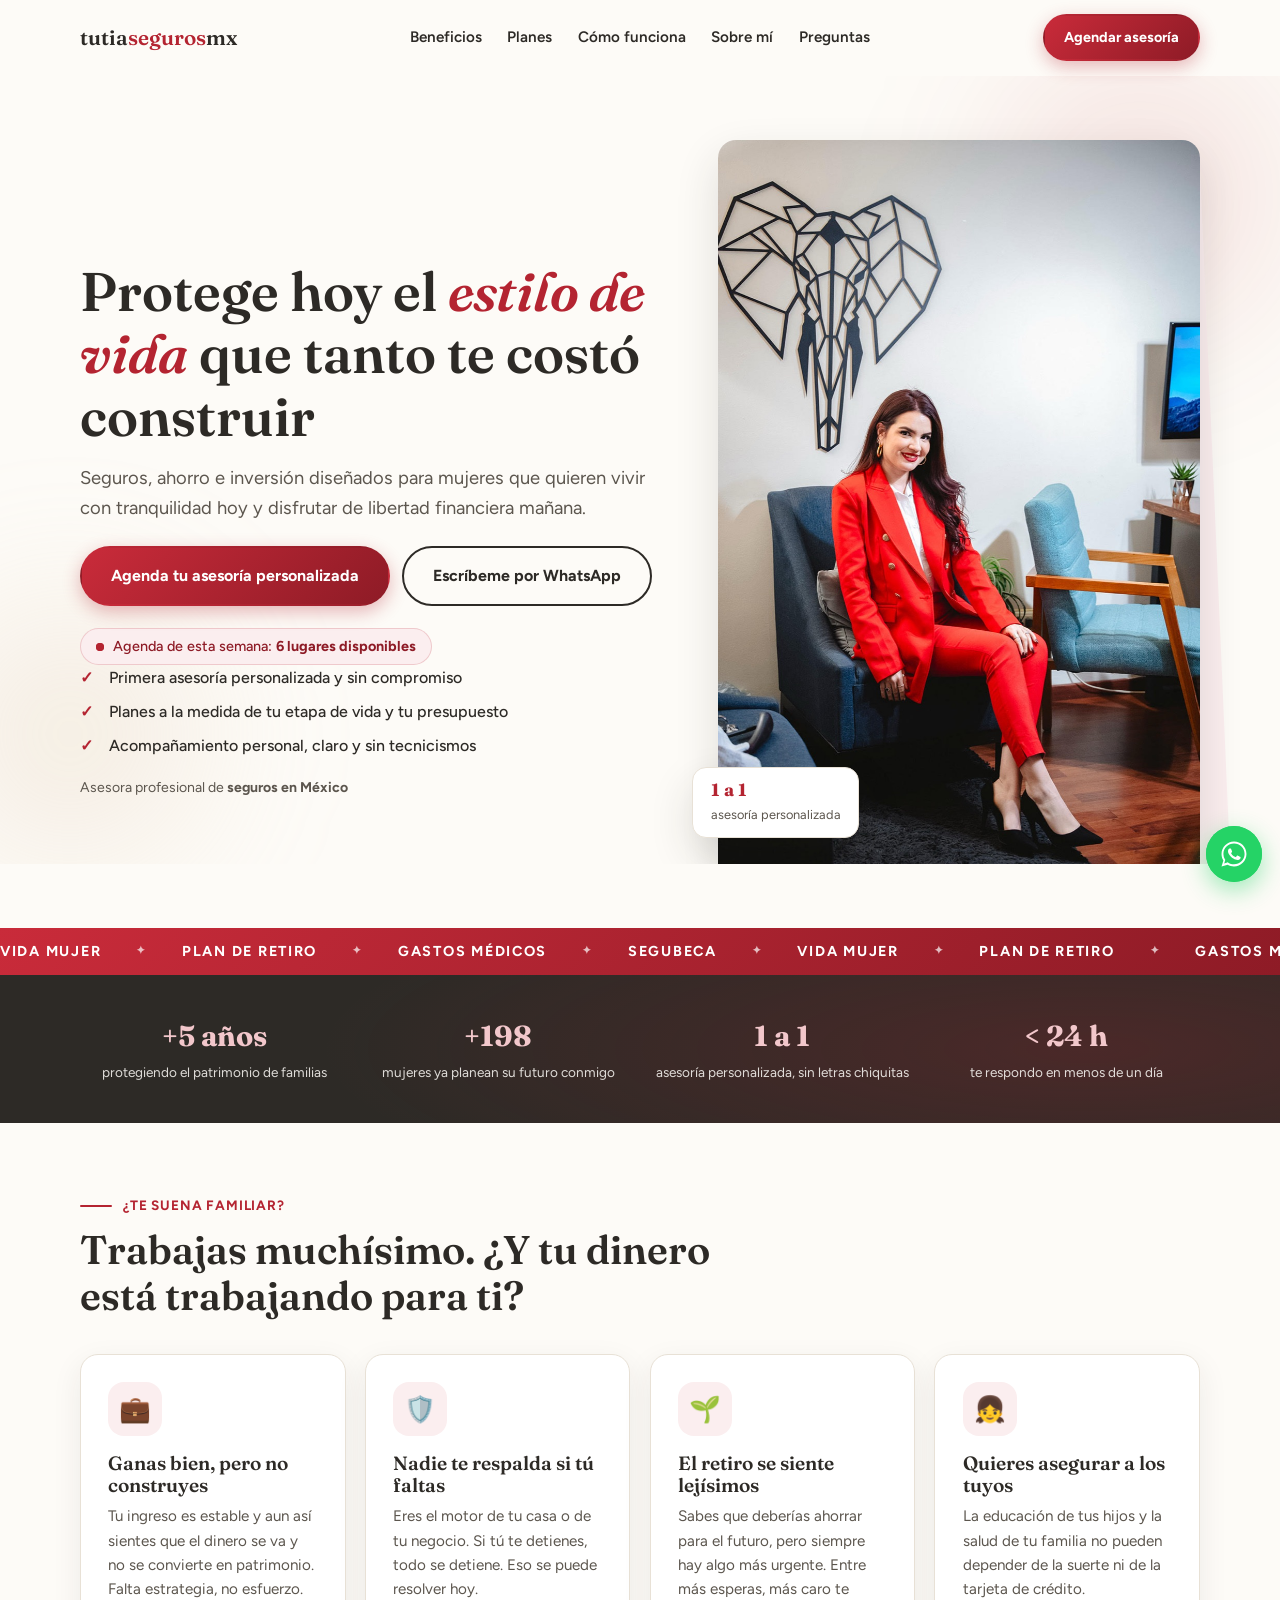
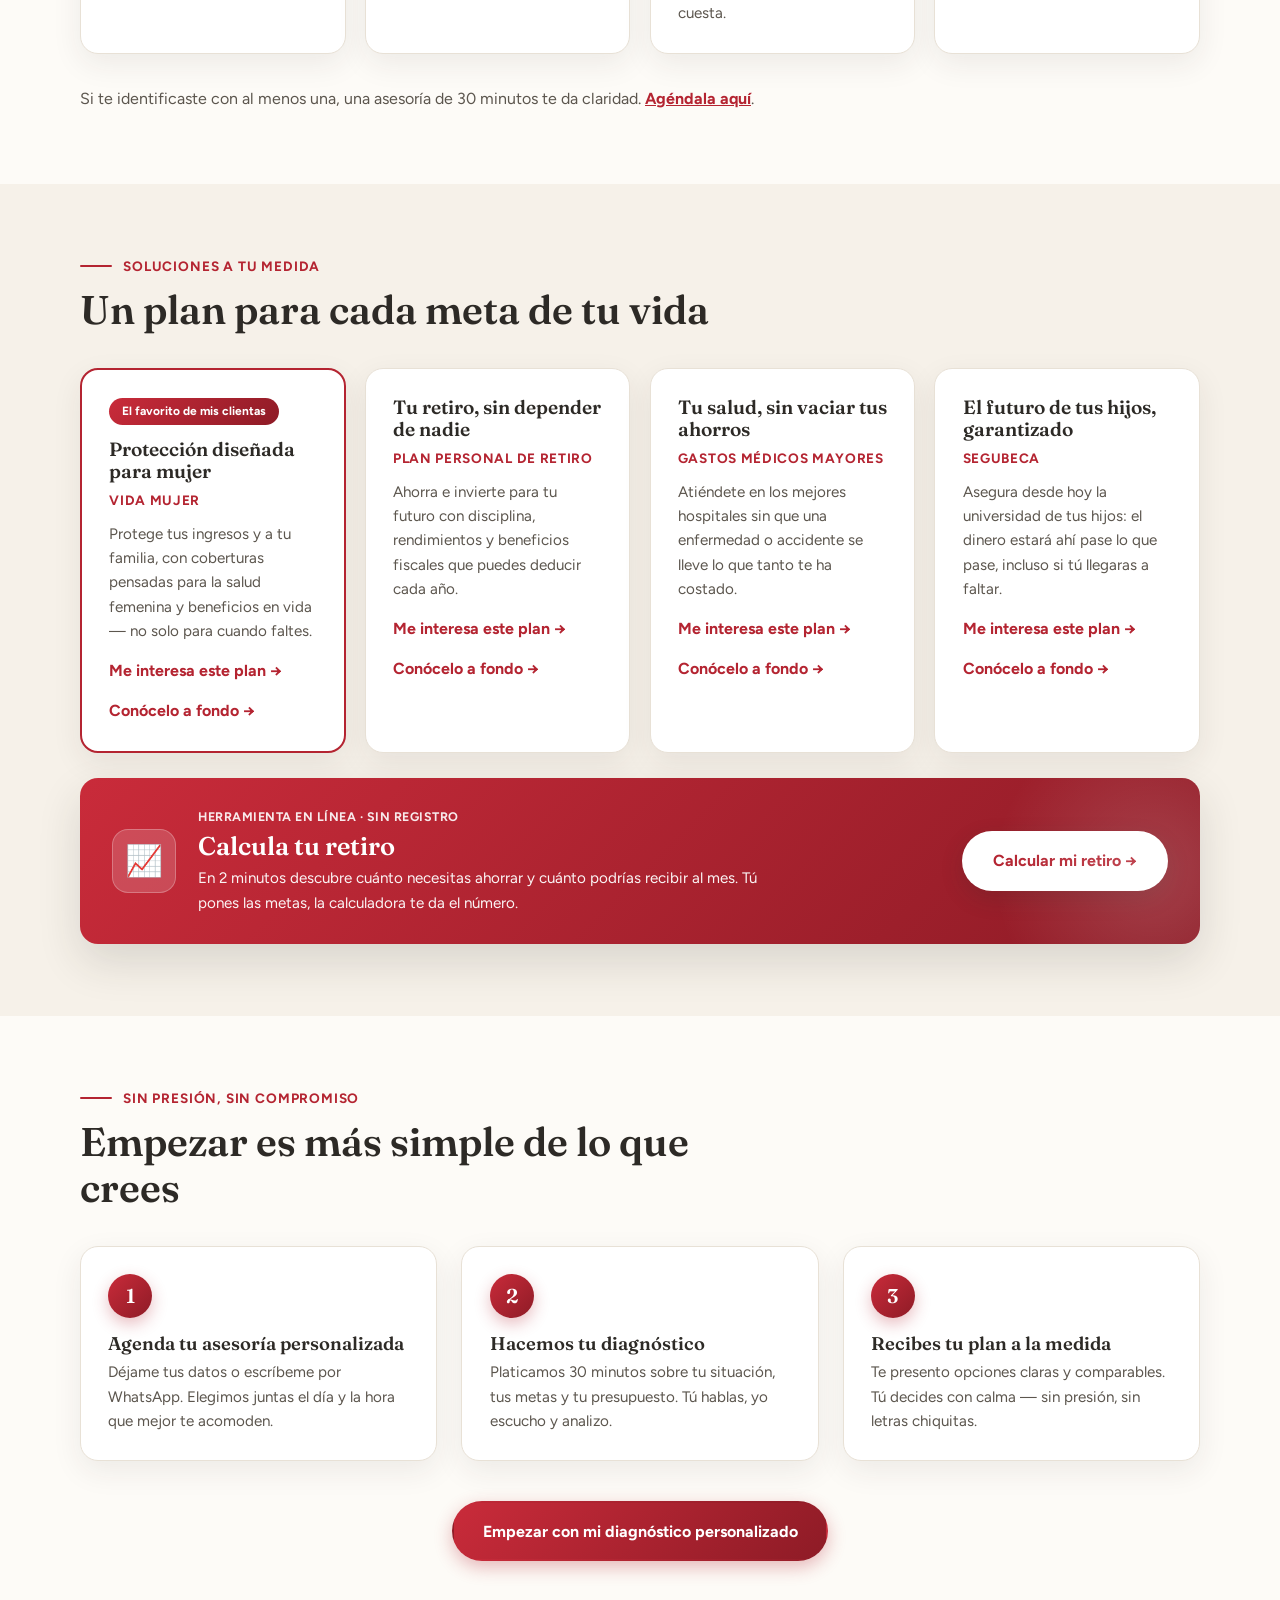
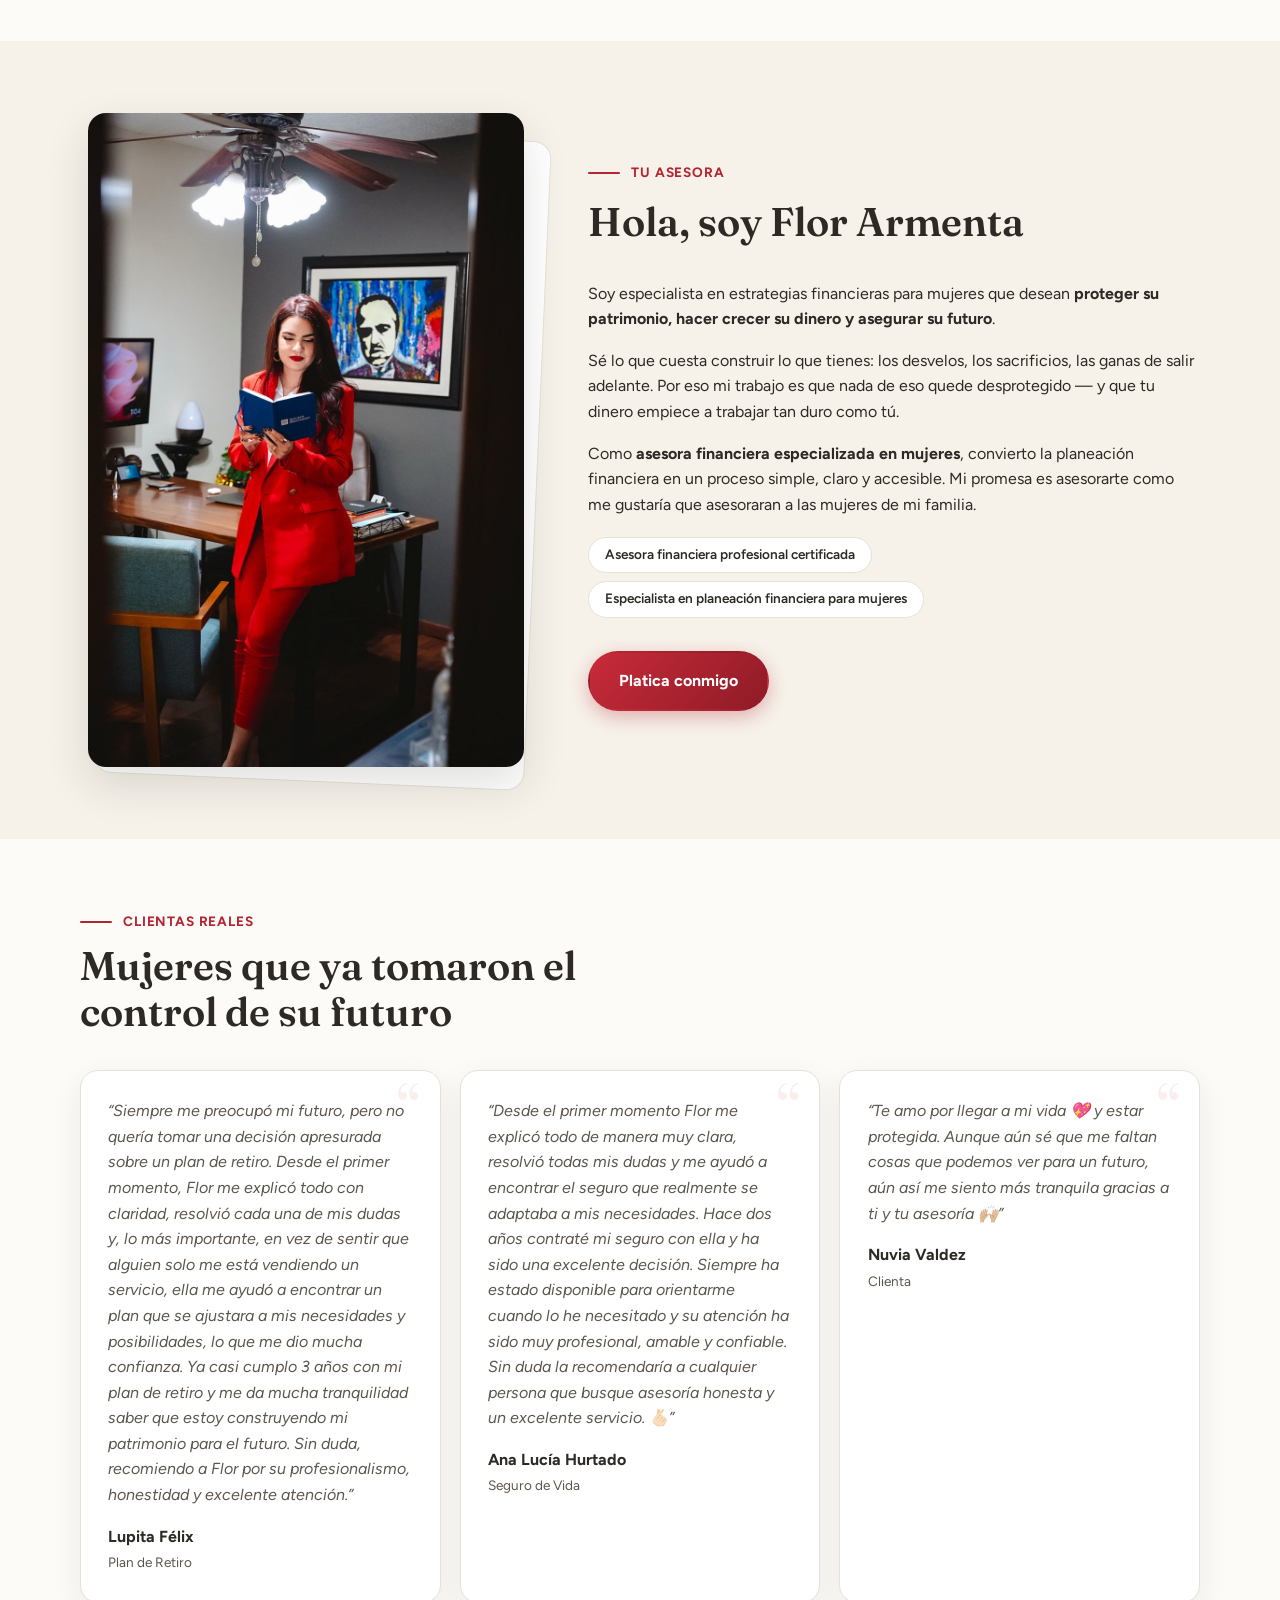
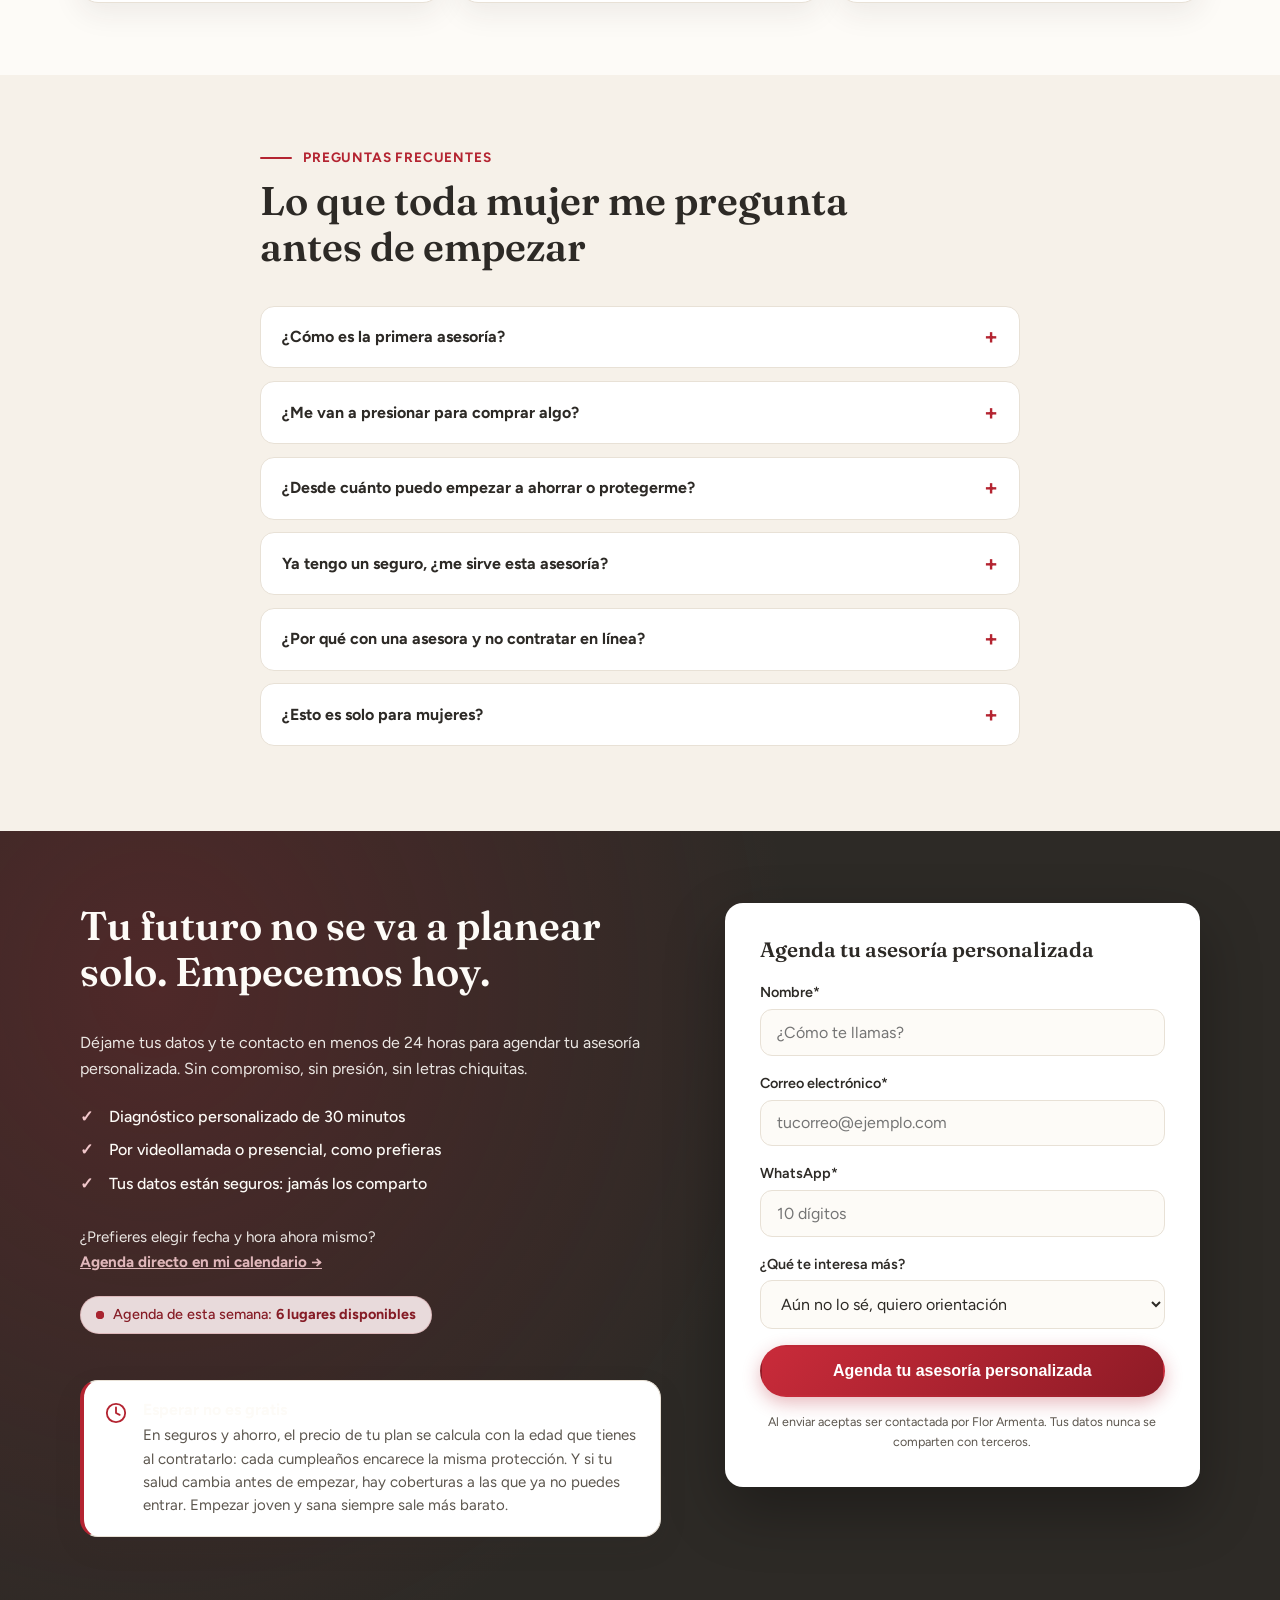
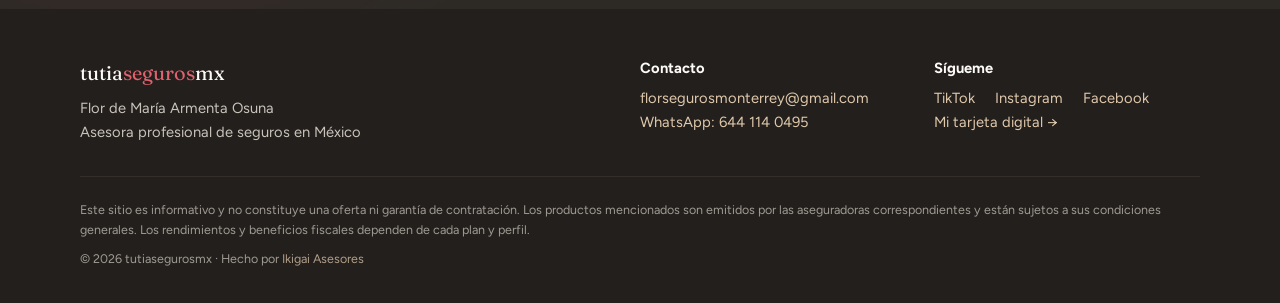
<file: index.html>
<!DOCTYPE html>
<html lang="es-MX">
<head>
  <meta charset="UTF-8">
  <meta name="viewport" content="width=device-width, initial-scale=1.0">
  <title>tutiasegurosmx · Flor Armenta — Seguros, ahorro e inversión para mujeres</title>
  <meta name="description" content="Protege hoy el estilo de vida que tanto te costó construir. Asesoría financiera personalizada para mujeres: Vida Mujer, Plan de Retiro, Gastos Médicos y Segubeca. Asesoría personalizada.">

  <!-- Open Graph (compartir en WhatsApp / redes) -->
  <meta property="og:type" content="website">
  <meta property="og:title" content="Protege hoy el estilo de vida que tanto te costó construir">
  <meta property="og:description" content="Seguros, ahorro e inversión diseñados para mujeres. Agenda tu asesoría personalizada con Flor Armenta, asesora financiera para mujeres.">
  <meta property="og:image" content="assets/img/flor-hero.jpg">
  <meta property="og:locale" content="es_MX">
  <!-- TODO: pendiente clienta — actualizar og:url cuando se defina el dominio -->

  <script>document.documentElement.classList.add('js');</script>
  <link rel="icon" href="data:image/svg+xml,%3Csvg xmlns='http://www.w3.org/2000/svg' viewBox='0 0 100 100'%3E%3Ccircle cx='50' cy='50' r='50' fill='%23B42431'/%3E%3Ctext x='50' y='68' font-size='55' font-family='Georgia' fill='%23FDFBF7' text-anchor='middle'%3Et%3C/text%3E%3C/svg%3E">
  <link rel="preconnect" href="https://fonts.googleapis.com">
  <link rel="preconnect" href="https://fonts.gstatic.com" crossorigin>
  <link href="https://fonts.googleapis.com/css2?family=Fraunces:opsz,wght@9..144,500;9..144,600&family=Figtree:wght@400;500;600;700&display=swap" rel="stylesheet">
  <link rel="stylesheet" href="css/styles.css">

  <!-- Calendly (pop-up de agenda) -->
  <link rel="stylesheet" href="https://assets.calendly.com/assets/external/widget.css">
  <script src="https://assets.calendly.com/assets/external/widget.js" async></script>

  <!-- Meta Pixel Code -->
  <script>
    !function(f,b,e,v,n,t,s)
    {if(f.fbq)return;n=f.fbq=function(){n.callMethod?
    n.callMethod.apply(n,arguments):n.queue.push(arguments)};
    if(!f._fbq)f._fbq=n;n.push=n;n.loaded=!0;n.version='2.0';
    n.queue=[];t=b.createElement(e);t.async=!0;
    t.src=v;s=b.getElementsByTagName(e)[0];
    s.parentNode.insertBefore(t,s)}(window, document,'script',
    'https://connect.facebook.net/en_US/fbevents.js');
    fbq('init', '1047820914364103');
    fbq('track', 'PageView');
  </script>
  <noscript><img height="1" width="1" style="display:none"
    src="https://www.facebook.com/tr?id=1047820914364103&ev=PageView&noscript=1"
    /></noscript>
  <!-- End Meta Pixel Code -->

  <!-- Schema.org: asesora de seguros -->
  <script type="application/ld+json">
  {
    "@context": "https://schema.org",
    "@type": "InsuranceAgency",
    "name": "tutiasegurosmx",
    "founder": { "@type": "Person", "name": "Flor de María Armenta Osuna" },
    "description": "Asesoría en seguros, ahorro e inversión para mujeres.",
    "email": "florsegurosmonterrey@gmail.com",
    "telephone": "+52 644 114 0495",
    "areaServed": "MX",
    "sameAs": [
      "https://www.tiktok.com/@tutiasegurosmx",
      "https://www.instagram.com/tutiasegurosmx/",
      "https://www.facebook.com/profile.php?id=61562341318242"
    ]
  }
  </script>
</head>
<body>

  <!-- ============ HEADER ============ -->
  <header class="header" id="header">
    <div class="container header__inner">
      <!-- TODO: pendiente clienta — sustituir por logotipo (PNG/SVG) -->
      <a href="#inicio" class="header__brand">tutia<span>seguros</span>mx</a>
      <nav class="header__nav" id="nav" aria-label="Navegación principal">
        <a href="#beneficios">Beneficios</a>
        <a href="#planes">Planes</a>
        <a href="#como-funciona">Cómo funciona</a>
        <a href="#sobre-mi">Sobre mí</a>
        <a href="#faq">Preguntas</a>
      </nav>
      <a href="#contacto" class="btn btn--primary btn--sm header__cta" data-calendly>Agendar asesoría</a>
      <button class="header__toggle" id="navToggle" aria-label="Abrir menú" aria-expanded="false">
        <span></span><span></span><span></span>
      </button>
    </div>
  </header>

  <main>
    <!-- ============ 1 · HERO ============ -->
    <section class="hero" id="inicio">
      <div class="hero__blob hero__blob--1" aria-hidden="true"></div>
      <div class="hero__blob hero__blob--2" aria-hidden="true"></div>
      <div class="container hero__grid">
        <div class="hero__content">
          <h1 class="hero__title">Protege hoy el <em class="resaltado">estilo de vida</em> que tanto te costó construir</h1>
          <p class="hero__subtitle">Seguros, ahorro e inversión diseñados para mujeres que quieren vivir con tranquilidad hoy y disfrutar de libertad financiera mañana.</p>
          <div class="hero__actions">
            <a href="#contacto" class="btn btn--primary" data-track="Lead" data-calendly>Agenda tu asesoría personalizada</a>
            <a href="https://wa.me/526441140495?text=Hola%20Flor%2C%20vengo%20de%20tu%20p%C3%A1gina%20y%20quiero%20informaci%C3%B3n%20sobre%20mis%20opciones%20de%20protecci%C3%B3n%20y%20ahorro."
               class="btn btn--ghost" target="_blank" rel="noopener" data-track="Contact">Escríbeme por WhatsApp</a>
          </div>
          <!-- Cifra real de capacidad semanal de Flor — se configura en js/main.js → AGENDA -->
          <p class="disponibilidad" data-disponibilidad>
            <span class="disponibilidad__punto" aria-hidden="true"></span>
            <span data-disponibilidad-texto></span>
          </p>
          <ul class="hero__checks">
            <li>Primera asesoría personalizada y sin compromiso</li>
            <li>Planes a la medida de tu etapa de vida y tu presupuesto</li>
            <li>Acompañamiento personal, claro y sin tecnicismos</li>
          </ul>
          <p class="hero__trust">Asesora profesional de <strong>seguros en México</strong></p>
        </div>
        <figure class="hero__media">
          <div class="hero__media-frame" aria-hidden="true"></div>
          <img src="assets/img/flor-hero.jpg" alt="Flor Armenta, asesora de seguros, sonriendo en su oficina" width="660" height="990" fetchpriority="high">
          <div class="hero__badge" aria-hidden="true">
            <strong>1 a 1</strong>
            <span>asesoría personalizada</span>
          </div>
        </figure>
      </div>
    </section>

    <!-- Cinta de productos -->
    <div class="marquee" aria-hidden="true">
      <div class="marquee__track">
        <span>Vida Mujer</span><span>✦</span><span>Plan de Retiro</span><span>✦</span><span>Gastos Médicos</span><span>✦</span><span>Segubeca</span><span>✦</span>
        <span>Vida Mujer</span><span>✦</span><span>Plan de Retiro</span><span>✦</span><span>Gastos Médicos</span><span>✦</span><span>Segubeca</span><span>✦</span>
      </div>
    </div>

    <!-- ============ 2 · BARRA DE CONFIANZA ============ -->
    <section class="stats" aria-label="Cifras de confianza">
      <div class="container stats__grid">
        <!-- TODO: pendiente clienta — validar cifras reales con Flor -->
        <div class="stat"><strong data-count="5" data-prefix="+" data-suffix=" años">+5 años</strong><span>protegiendo el patrimonio de familias</span></div>
        <div class="stat"><strong data-count="200" data-prefix="+">+200</strong><span>mujeres ya planean su futuro conmigo</span></div>
        <div class="stat"><strong>1 a 1</strong><span>asesoría personalizada, sin letras chiquitas</span></div>
        <div class="stat"><strong data-count="24" data-prefix="&lt; " data-suffix=" h">&lt; 24 h</strong><span>te respondo en menos de un día</span></div>
      </div>
    </section>

    <!-- ============ 3 · DOLOR / ESTO ES PARA TI ============ -->
    <section class="section" id="beneficios">
      <div class="container">
        <p class="section__kicker">¿Te suena familiar?</p>
        <h2 class="section__title">Trabajas muchísimo. ¿Y tu dinero está trabajando para ti?</h2>
        <div class="cards cards--4">
          <article class="card">
            <div class="card__icon">💼</div>
            <h3>Ganas bien, pero no construyes</h3>
            <p>Tu ingreso es estable y aun así sientes que el dinero se va y no se convierte en patrimonio. Falta estrategia, no esfuerzo.</p>
          </article>
          <article class="card">
            <div class="card__icon">🛡️</div>
            <h3>Nadie te respalda si tú faltas</h3>
            <p>Eres el motor de tu casa o de tu negocio. Si tú te detienes, todo se detiene. Eso se puede resolver hoy.</p>
          </article>
          <article class="card">
            <div class="card__icon">🌱</div>
            <h3>El retiro se siente lejísimos</h3>
            <p>Sabes que deberías ahorrar para el futuro, pero siempre hay algo más urgente. Entre más esperas, más caro te cuesta.</p>
          </article>
          <article class="card">
            <div class="card__icon">👧</div>
            <h3>Quieres asegurar a los tuyos</h3>
            <p>La educación de tus hijos y la salud de tu familia no pueden depender de la suerte ni de la tarjeta de crédito.</p>
          </article>
        </div>
        <p class="section__note">Si te identificaste con al menos una, una asesoría de 30 minutos te da claridad. <a href="#contacto">Agéndala aquí</a>.</p>
      </div>
    </section>

    <!-- ============ 4 · PRODUCTOS ============ -->
    <section class="section section--cream" id="planes">
      <div class="container">
        <p class="section__kicker">Soluciones a tu medida</p>
        <h2 class="section__title">Un plan para cada meta de tu vida</h2>
        <div class="cards cards--4 cards--productos">
          <article class="card card--destacada">
            <p class="card__tag">El favorito de mis clientas</p>
            <h3>Protección diseñada para mujer</h3>
            <p class="card__producto">Vida Mujer</p>
            <p>Protege tus ingresos y a tu familia, con coberturas pensadas para la salud femenina y beneficios en vida — no solo para cuando faltes.</p>
            <a href="#contacto" class="card__cta" data-producto="Vida Mujer">Me interesa este plan →</a><br>
            <a href="vidamujer.html" class="card__cta">Conócelo a fondo →</a>
          </article>
          <article class="card">
            <h3>Tu retiro, sin depender de nadie</h3>
            <p class="card__producto">Plan Personal de Retiro</p>
            <p>Ahorra e invierte para tu futuro con disciplina, rendimientos y beneficios fiscales que puedes deducir cada año.</p>
            <a href="#contacto" class="card__cta" data-producto="Plan de Retiro">Me interesa este plan →</a><br>
            <a href="ppr.html" class="card__cta">Conócelo a fondo →</a>
          </article>
          <article class="card">
            <h3>Tu salud, sin vaciar tus ahorros</h3>
            <p class="card__producto">Gastos Médicos Mayores</p>
            <p>Atiéndete en los mejores hospitales sin que una enfermedad o accidente se lleve lo que tanto te ha costado.</p>
            <a href="#contacto" class="card__cta" data-producto="Gastos Médicos">Me interesa este plan →</a><br>
            <a href="gmm.html" class="card__cta">Conócelo a fondo →</a>
          </article>
          <article class="card">
            <h3>El futuro de tus hijos, garantizado</h3>
            <p class="card__producto">Segubeca</p>
            <p>Asegura desde hoy la universidad de tus hijos: el dinero estará ahí pase lo que pase, incluso si tú llegaras a faltar.</p>
            <a href="#contacto" class="card__cta" data-producto="Segubeca">Me interesa este plan →</a><br>
            <a href="segubeca.html" class="card__cta">Conócelo a fondo →</a>
          </article>
        </div>

        <!-- Herramienta destacada -->
        <aside class="calc-banner" aria-label="Calculadora de retiro">
          <div class="calc-banner__icon" aria-hidden="true">📈</div>
          <div class="calc-banner__text">
            <p class="calc-banner__kicker">Herramienta en línea · sin registro</p>
            <h3 class="calc-banner__title">Calcula tu retiro</h3>
            <p class="calc-banner__desc">En 2 minutos descubre cuánto necesitas ahorrar y cuánto podrías recibir al mes. Tú pones las metas, la calculadora te da el número.</p>
          </div>
          <a href="retiro.html" class="btn calc-banner__cta" data-track="Lead">Calcular mi retiro →</a>
        </aside>
      </div>
    </section>

    <!-- ============ 5 · CÓMO FUNCIONA ============ -->
    <section class="section" id="como-funciona">
      <div class="container">
        <p class="section__kicker">Sin presión, sin compromiso</p>
        <h2 class="section__title">Empezar es más simple de lo que crees</h2>
        <ol class="pasos">
          <li class="paso">
            <span class="paso__num">1</span>
            <h3>Agenda tu asesoría personalizada</h3>
            <p>Déjame tus datos o escríbeme por WhatsApp. Elegimos juntas el día y la hora que mejor te acomoden.</p>
          </li>
          <li class="paso">
            <span class="paso__num">2</span>
            <h3>Hacemos tu diagnóstico</h3>
            <p>Platicamos 30 minutos sobre tu situación, tus metas y tu presupuesto. Tú hablas, yo escucho y analizo.</p>
          </li>
          <li class="paso">
            <span class="paso__num">3</span>
            <h3>Recibes tu plan a la medida</h3>
            <p>Te presento opciones claras y comparables. Tú decides con calma — sin presión, sin letras chiquitas.</p>
          </li>
        </ol>
        <div class="section__center">
          <a href="#contacto" class="btn btn--primary">Empezar con mi diagnóstico personalizado</a>
        </div>
      </div>
    </section>

    <!-- ============ 6 · SOBRE MÍ ============ -->
    <section class="section section--cream" id="sobre-mi">
      <div class="container sobre__grid">
        <figure class="sobre__media">
          <img src="assets/img/flor-sobre-mi.jpg" alt="Flor Armenta, asesora financiera para mujeres, consultando su agenda" width="660" height="990" loading="lazy">
        </figure>
        <div class="sobre__content">
          <p class="section__kicker">Tu asesora</p>
          <h2 class="section__title">Hola, soy Flor Armenta</h2>
          <p>Soy especialista en estrategias financieras para mujeres que desean <strong>proteger su patrimonio, hacer crecer su dinero y asegurar su futuro</strong>.</p>
          <p>Sé lo que cuesta construir lo que tienes: los desvelos, los sacrificios, las ganas de salir adelante. Por eso mi trabajo es que nada de eso quede desprotegido — y que tu dinero empiece a trabajar tan duro como tú.</p>
          <p>Como <strong>asesora financiera especializada en mujeres</strong>, convierto la planeación financiera en un proceso simple, claro y accesible. Mi promesa es asesorarte como me gustaría que asesoraran a las mujeres de mi familia.</p>
          <!-- TODO: pendiente clienta — validar/completar bio con credenciales reales (cédula, certificaciones, trayectoria) -->
          <ul class="sobre__badges">
            <li>Asesora financiera profesional certificada</li>
            <li>Especialista en planeación financiera para mujeres</li>
          </ul>
          <a href="#contacto" class="btn btn--primary">Platica conmigo</a>
        </div>
      </div>
    </section>

    <!-- ============ 7 · TESTIMONIOS ============ -->
    <section class="section" id="testimonios">
      <div class="container">
        <p class="section__kicker">Clientas reales</p>
        <h2 class="section__title">Mujeres que ya tomaron el control de su futuro</h2>
        <div class="cards cards--3">
          <blockquote class="testimonio">
            <p>“Siempre me preocupó mi futuro, pero no quería tomar una decisión apresurada sobre un plan de retiro. Desde el primer momento, Flor me explicó todo con claridad, resolvió cada una de mis dudas y, lo más importante, en vez de sentir que alguien solo me está vendiendo un servicio, ella me ayudó a encontrar un plan que se ajustara a mis necesidades y posibilidades, lo que me dio mucha confianza. Ya casi cumplo 3 años con mi plan de retiro y me da mucha tranquilidad saber que estoy construyendo mi patrimonio para el futuro. Sin duda, recomiendo a Flor por su profesionalismo, honestidad y excelente atención.”</p>
            <footer><strong>Lupita Félix</strong><span>Plan de Retiro</span></footer>
          </blockquote>
          <blockquote class="testimonio">
            <p>“Desde el primer momento Flor me explicó todo de manera muy clara, resolvió todas mis dudas y me ayudó a encontrar el seguro que realmente se adaptaba a mis necesidades. Hace dos años contraté mi seguro con ella y ha sido una excelente decisión. Siempre ha estado disponible para orientarme cuando lo he necesitado y su atención ha sido muy profesional, amable y confiable. Sin duda la recomendaría a cualquier persona que busque asesoría honesta y un excelente servicio. 🫰🏻”</p>
            <footer><strong>Ana Lucía Hurtado</strong><span>Seguro de Vida</span></footer>
          </blockquote>
          <blockquote class="testimonio">
            <p>“Te amo por llegar a mi vida 💖 y estar protegida. Aunque aún sé que me faltan cosas que podemos ver para un futuro, aún así me siento más tranquila gracias a ti y tu asesoría 🙌🏼”</p>
            <footer><strong>Nuvia Valdez</strong><span>Clienta</span></footer>
          </blockquote>
        </div>
      </div>
    </section>

    <!-- ============ 8 · FAQ ============ -->
    <section class="section section--cream" id="faq">
      <div class="container container--narrow">
        <p class="section__kicker">Preguntas frecuentes</p>
        <h2 class="section__title">Lo que toda mujer me pregunta antes de empezar</h2>
        <div class="faq">
          <details>
            <summary>¿Cómo es la primera asesoría?</summary>
            <p>La primera asesoría es una sesión personalizada y sin compromiso. Es una plática para conocerte, entender tus metas y darte claridad — decidas lo que decidas después.</p>
          </details>
          <details>
            <summary>¿Me van a presionar para comprar algo?</summary>
            <p>No. Mi trabajo es asesorarte, no presionarte. Te presento opciones claras y tú decides con calma. Una clienta presionada no es una clienta — y yo trabajo por recomendación.</p>
          </details>
          <details>
            <summary>¿Desde cuánto puedo empezar a ahorrar o protegerme?</summary>
            <p>Hay planes que se adaptan a distintos presupuestos: el plan correcto es el que sí puedas mantener. En el diagnóstico encontramos el monto que cuida tu futuro sin asfixiar tu presente.</p>
          </details>
          <details>
            <summary>Ya tengo un seguro, ¿me sirve esta asesoría?</summary>
            <p>Sí, y mucho. Revisamos lo que ya tienes para detectar duplicidades, huecos de cobertura o costos que se pueden mejorar. A veces la mejor decisión es conservar lo que tienes — y te lo diré con honestidad.</p>
          </details>
          <details>
            <summary>¿Por qué con una asesora y no contratar en línea?</summary>
            <p>Porque tu situación no es genérica. Una asesora certificada te acompaña en la elección, en los trámites y —lo más importante— el día que necesites usar tu póliza o cobrar tu ahorro.</p>
          </details>
          <details>
            <summary>¿Esto es solo para mujeres?</summary>
            <p>Mi especialidad es la planeación financiera para mujeres, pero también asesoro a sus familias: esposos, hijos y padres. Si llegaste aquí, la asesoría es para ti.</p>
          </details>
        </div>
      </div>
    </section>

    <!-- ============ 9 · CTA FINAL + FORMULARIO ============ -->
    <section class="section contacto" id="contacto">
      <div class="container contacto__grid">
        <div class="contacto__content">
          <h2 class="section__title">Tu futuro no se va a planear solo. Empecemos hoy.</h2>
          <p>Déjame tus datos y te contacto en menos de 24 horas para agendar tu asesoría personalizada. Sin compromiso, sin presión, sin letras chiquitas.</p>
          <ul class="hero__checks">
            <li>Diagnóstico personalizado de 30 minutos</li>
            <li>Por videollamada o presencial, como prefieras</li>
            <li>Tus datos están seguros: jamás los comparto</li>
          </ul>
          <p class="contacto__alt">¿Prefieres elegir fecha y hora ahora mismo?<br>
            <a href="https://calendly.com/florsegurosmonterrey/asesoria-gratuita" class="contacto__calendly" data-calendly>Agenda directo en mi calendario →</a>
          </p>
          <p class="disponibilidad" data-disponibilidad>
            <span class="disponibilidad__punto" aria-hidden="true"></span>
            <span data-disponibilidad-texto></span>
          </p>

          <!-- Urgencia real: en seguros el precio sí depende de la edad y del estado de salud -->
          <div class="urgencia" style="margin-top:1.5rem;">
            <svg class="urgencia__icono" xmlns="http://www.w3.org/2000/svg" width="22" height="22" viewBox="0 0 24 24" fill="none" stroke="currentColor" stroke-width="2" stroke-linecap="round" stroke-linejoin="round" aria-hidden="true"><circle cx="12" cy="12" r="10"/><polyline points="12 6 12 12 16 14"/></svg>
            <div>
              <p class="urgencia__titulo">Esperar no es gratis</p>
              <p class="urgencia__texto">En seguros y ahorro, el precio de tu plan se calcula con la edad que tienes al contratarlo: cada cumpleaños encarece la misma protección. Y si tu salud cambia antes de empezar, hay coberturas a las que ya no puedes entrar. Empezar joven y sana siempre sale más barato.</p>
            </div>
          </div>
        </div>
        <form class="form" id="leadForm" novalidate>
          <h3 class="form__title">Agenda tu asesoría personalizada</h3>
          <div class="form__field">
            <label for="nombre">Nombre*</label>
            <input type="text" id="nombre" name="nombre" autocomplete="name" placeholder="¿Cómo te llamas?" required>
          </div>
          <div class="form__field">
            <label for="email">Correo electrónico*</label>
            <input type="email" id="email" name="email" autocomplete="email" placeholder="tucorreo@ejemplo.com" required>
          </div>
          <div class="form__field">
            <label for="whatsapp">WhatsApp*</label>
            <input type="tel" id="whatsapp" name="whatsapp" autocomplete="tel" inputmode="numeric" placeholder="10 dígitos" required>
          </div>
          <div class="form__field">
            <label for="producto">¿Qué te interesa más?</label>
            <select id="producto" name="producto">
              <option value="Aún no lo sé">Aún no lo sé, quiero orientación</option>
              <option value="Vida Mujer">Vida Mujer</option>
              <option value="Plan de Retiro">Plan de Retiro</option>
              <option value="Gastos Médicos">Gastos Médicos Mayores</option>
              <option value="Segubeca">Segubeca (educación de mis hijos)</option>
            </select>
          </div>
          <button type="submit" class="btn btn--primary btn--block">Agenda tu asesoría personalizada</button>
          <p class="form__privacy">Al enviar aceptas ser contactada por Flor Armenta. Tus datos nunca se comparten con terceros.</p>
          <p class="form__success" id="formSuccess" hidden>¡Listo! Recibí tus datos. Te contacto en menos de 24 horas. 💌</p>
        </form>
      </div>
    </section>
  </main>

  <!-- ============ 10 · FOOTER ============ -->
  <footer class="footer">
    <div class="container footer__grid">
      <div>
        <p class="footer__brand">tutia<span>seguros</span>mx</p>
        <p>Flor de María Armenta Osuna<br>Asesora profesional de seguros en México</p>
      </div>
      <div>
        <p class="footer__heading">Contacto</p>
        <p><a href="mailto:florsegurosmonterrey@gmail.com">florsegurosmonterrey@gmail.com</a><br>
        <a href="https://wa.me/526441140495" target="_blank" rel="noopener">WhatsApp: 644 114 0495</a></p>
      </div>
      <div>
        <p class="footer__heading">Sígueme</p>
        <p class="footer__social">
          <a href="https://www.tiktok.com/@tutiasegurosmx" target="_blank" rel="noopener">TikTok</a>
          <a href="https://www.instagram.com/tutiasegurosmx/" target="_blank" rel="noopener">Instagram</a>
          <a href="https://www.facebook.com/profile.php?id=61562341318242" target="_blank" rel="noopener">Facebook</a>
        </p>
        <p class="footer__social"><a href="tarjeta.html">Mi tarjeta digital →</a></p>
      </div>
    </div>
    <div class="container footer__legal">
      <p>Este sitio es informativo y no constituye una oferta ni garantía de contratación. Los productos mencionados son emitidos por las aseguradoras correspondientes y están sujetos a sus condiciones generales. Los rendimientos y beneficios fiscales dependen de cada plan y perfil.</p>
      <p>© 2026 tutiasegurosmx · Hecho por <a href="https://ikigaiasesores.vercel.app" target="_blank" rel="noopener">Ikigai Asesores</a></p>
    </div>
  </footer>

  <!-- WhatsApp flotante -->
  <a href="https://wa.me/526441140495?text=Hola%20Flor%2C%20vengo%20de%20tu%20p%C3%A1gina%20y%20quiero%20agendar%20mi%20asesor%C3%ADa%20personalizada."
     class="whatsapp-float" target="_blank" rel="noopener" aria-label="Escríbeme por WhatsApp" data-track="Contact">
    <svg viewBox="0 0 32 32" width="30" height="30" fill="currentColor" aria-hidden="true">
      <path d="M16 2.7C8.7 2.7 2.7 8.7 2.7 16c0 2.5.7 4.9 2 7L2.7 29.3l6.5-1.9c2 1.2 4.3 1.8 6.8 1.8 7.3 0 13.3-6 13.3-13.3S23.3 2.7 16 2.7zm0 24.2c-2.2 0-4.3-.6-6.1-1.7l-.4-.3-3.9 1.1 1.1-3.8-.3-.4a10.8 10.8 0 0 1-1.7-5.8C4.7 9.9 9.8 4.9 16 4.9S27.3 9.9 27.3 16 22.2 26.9 16 26.9zm6-8.1c-.3-.2-1.9-1-2.2-1.1-.3-.1-.5-.2-.7.2-.2.3-.8 1.1-1 1.3-.2.2-.4.2-.7.1-.3-.2-1.4-.5-2.6-1.6-1-.9-1.6-1.9-1.8-2.2-.2-.3 0-.5.1-.7l.5-.6c.2-.2.2-.3.3-.6.1-.2 0-.4 0-.6l-1-2.4c-.3-.6-.5-.5-.7-.5h-.6c-.2 0-.6.1-.9.4-.3.3-1.1 1.1-1.1 2.7s1.2 3.1 1.3 3.3c.2.2 2.3 3.6 5.7 5 .8.3 1.4.5 1.9.7.8.2 1.5.2 2.1.1.6-.1 1.9-.8 2.2-1.5.3-.8.3-1.4.2-1.5-.1-.2-.3-.2-.6-.4z"/>
    </svg>
  </a>

  <script src="js/main.js" defer></script>
</body>
</html>
</file>
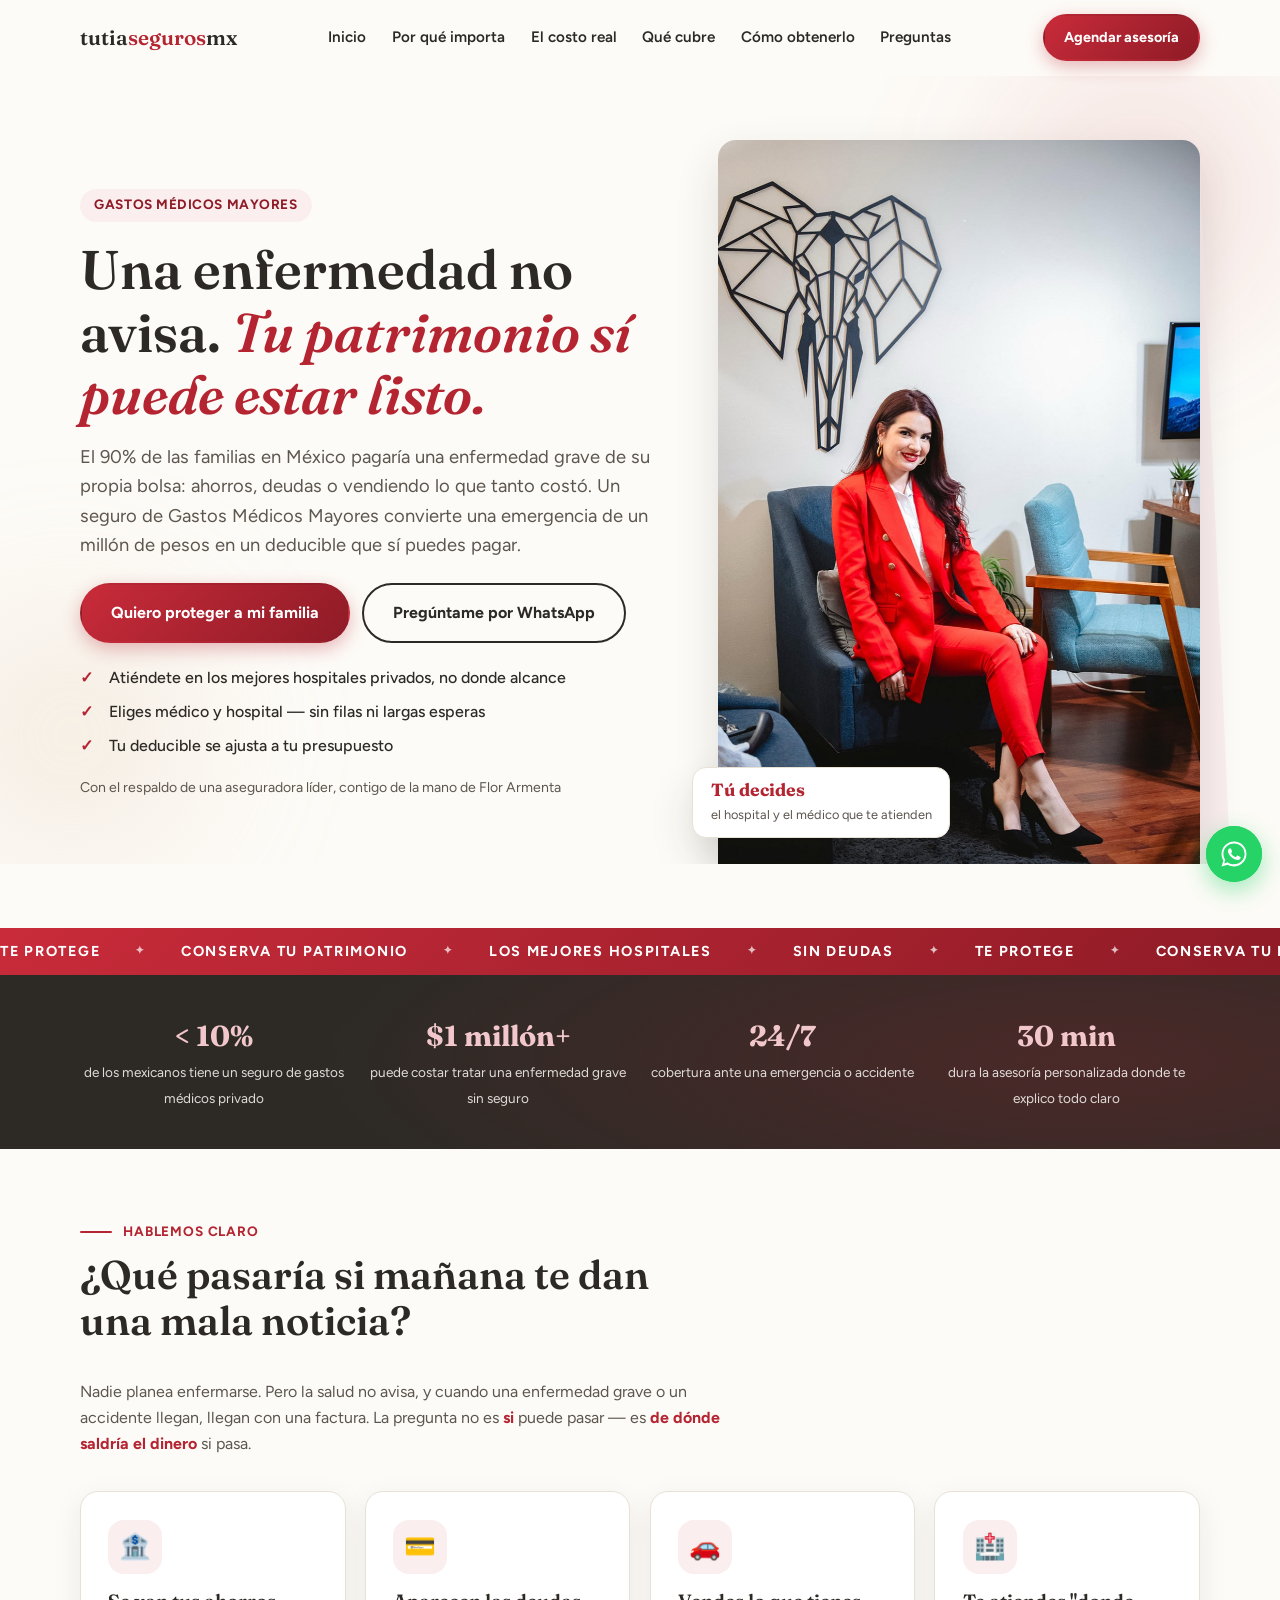
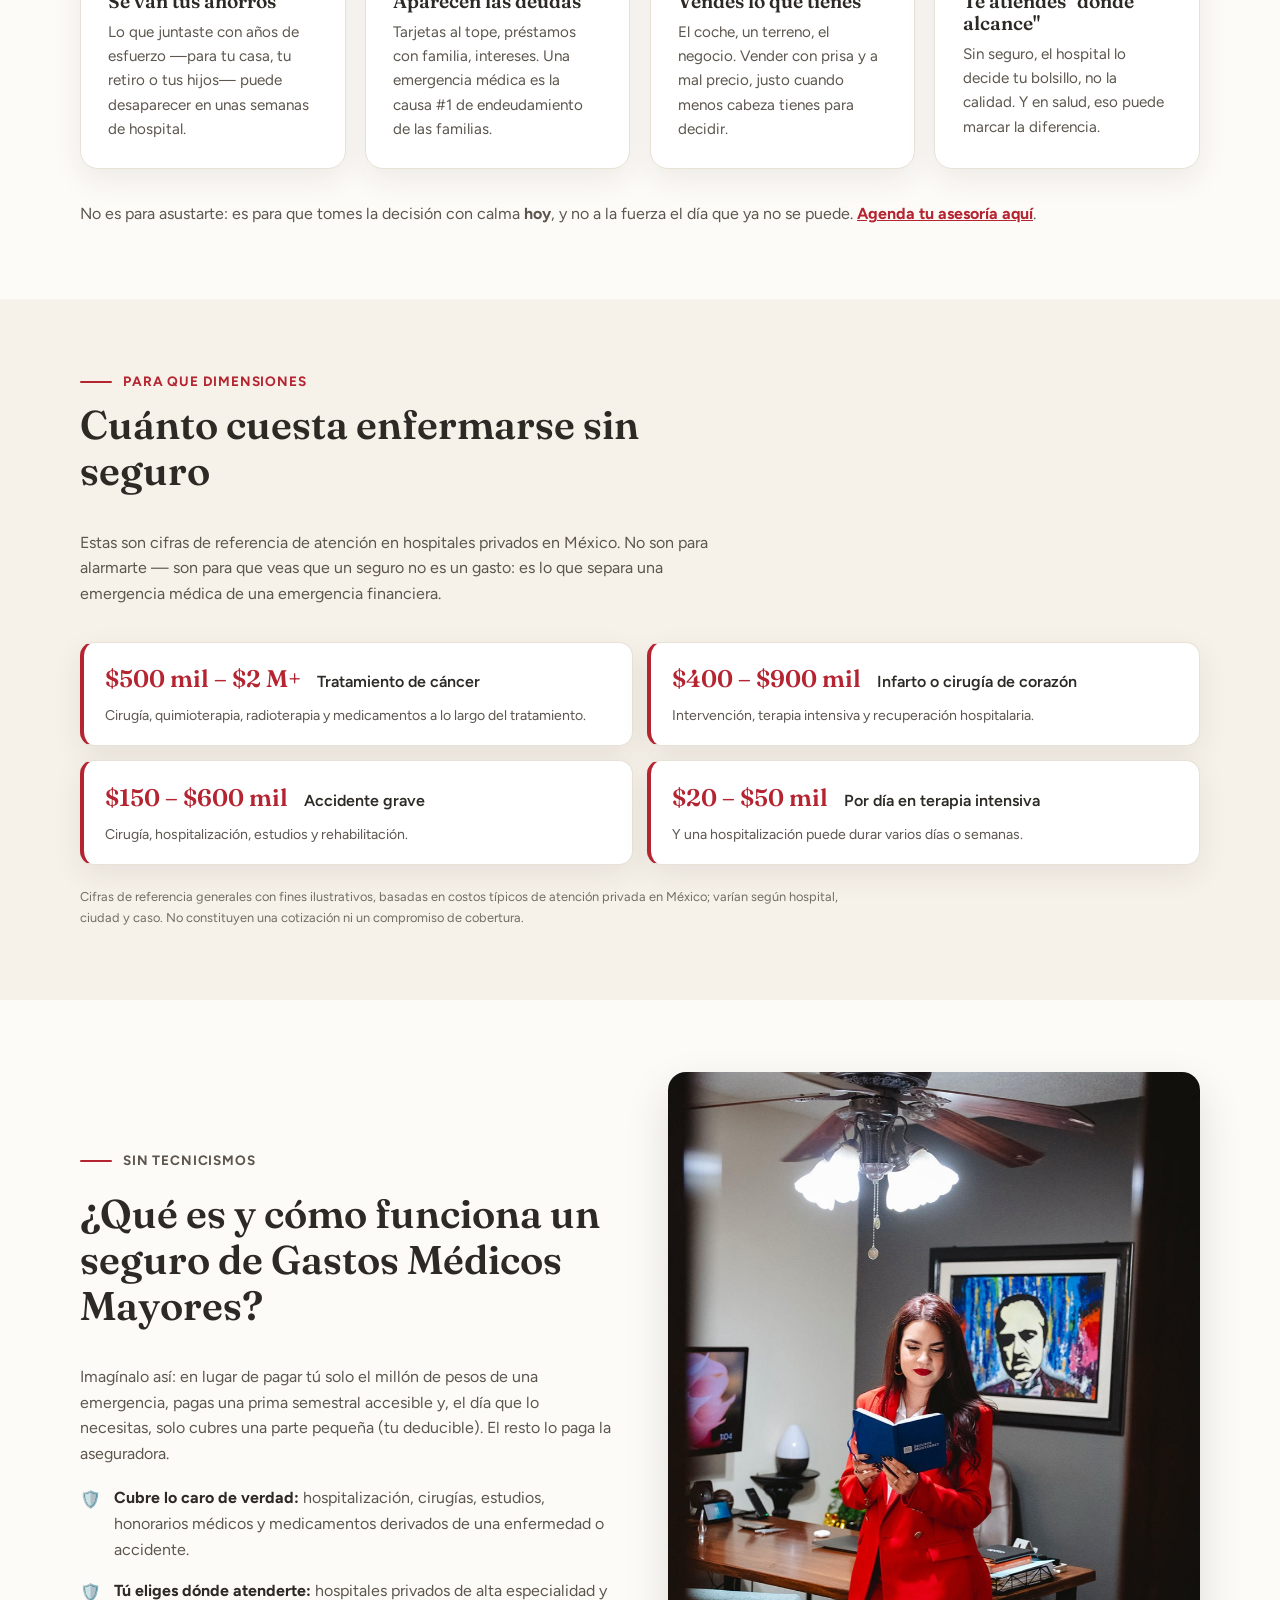
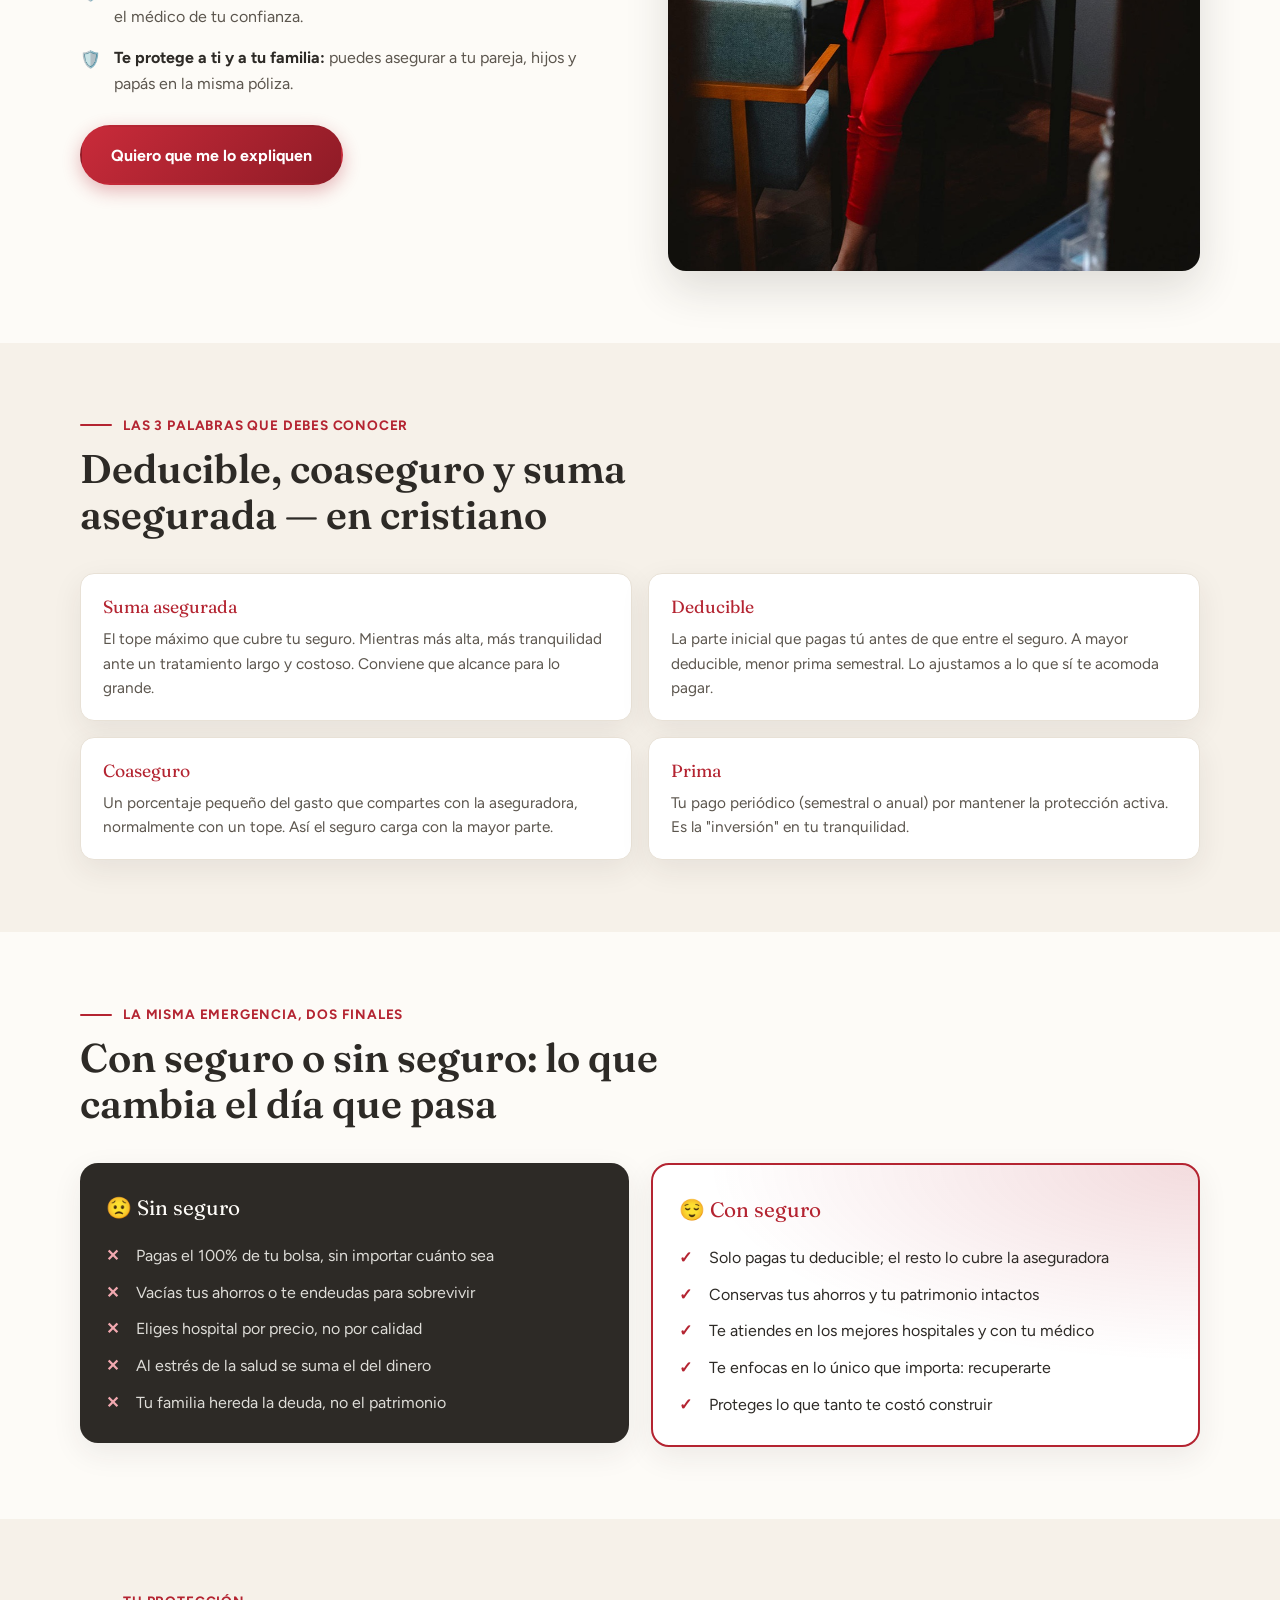
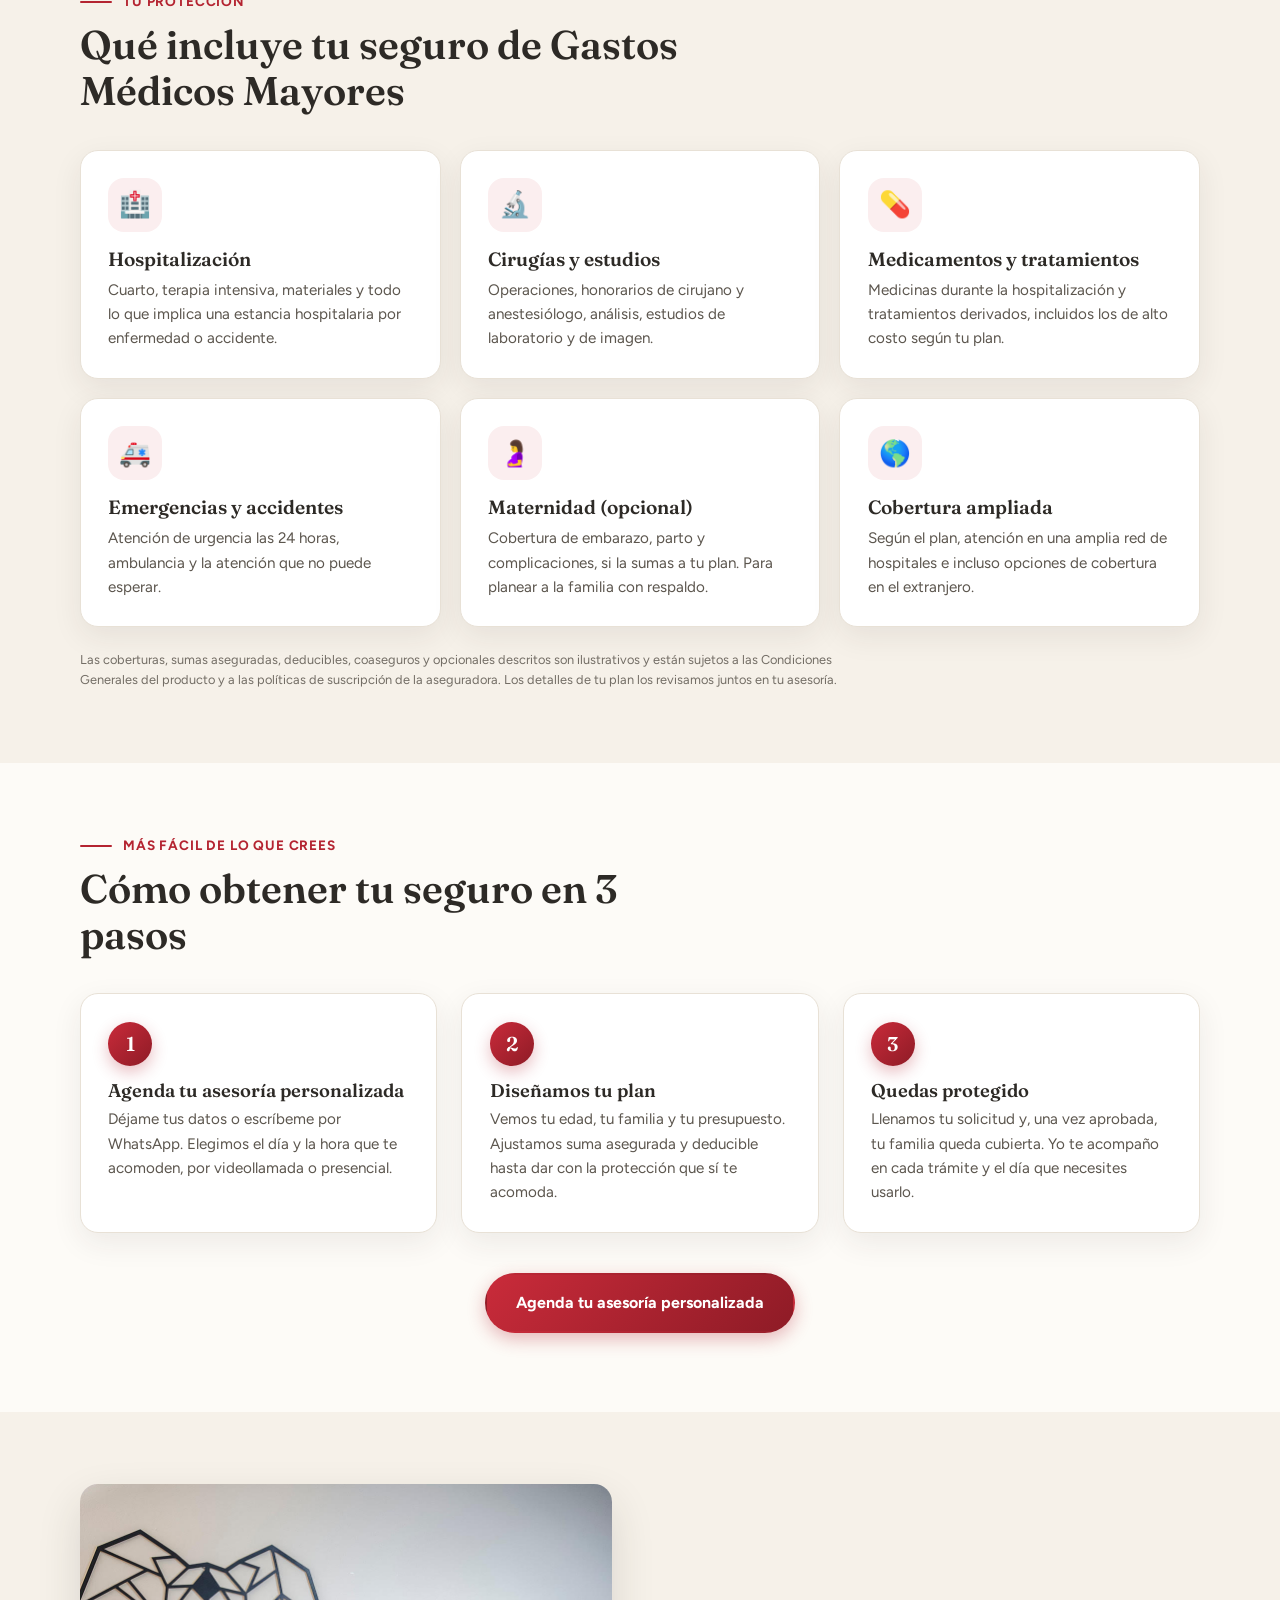
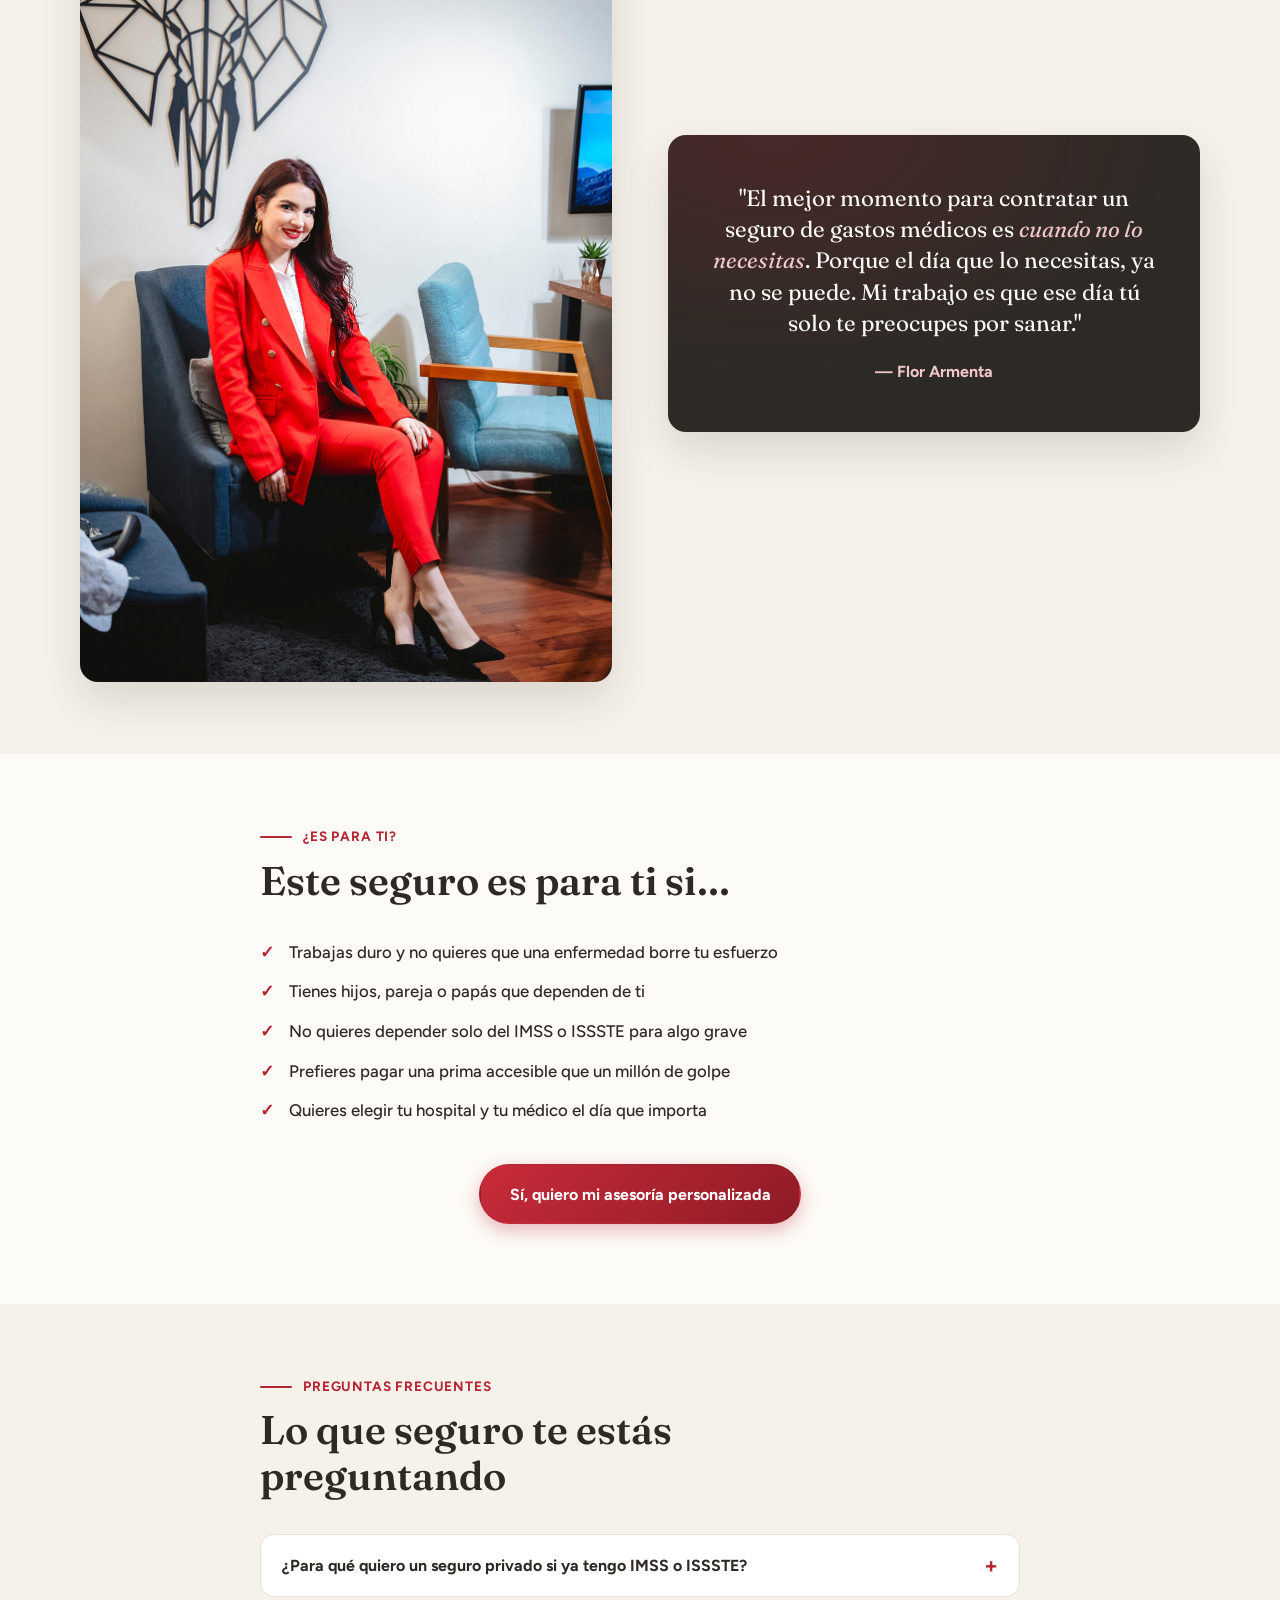
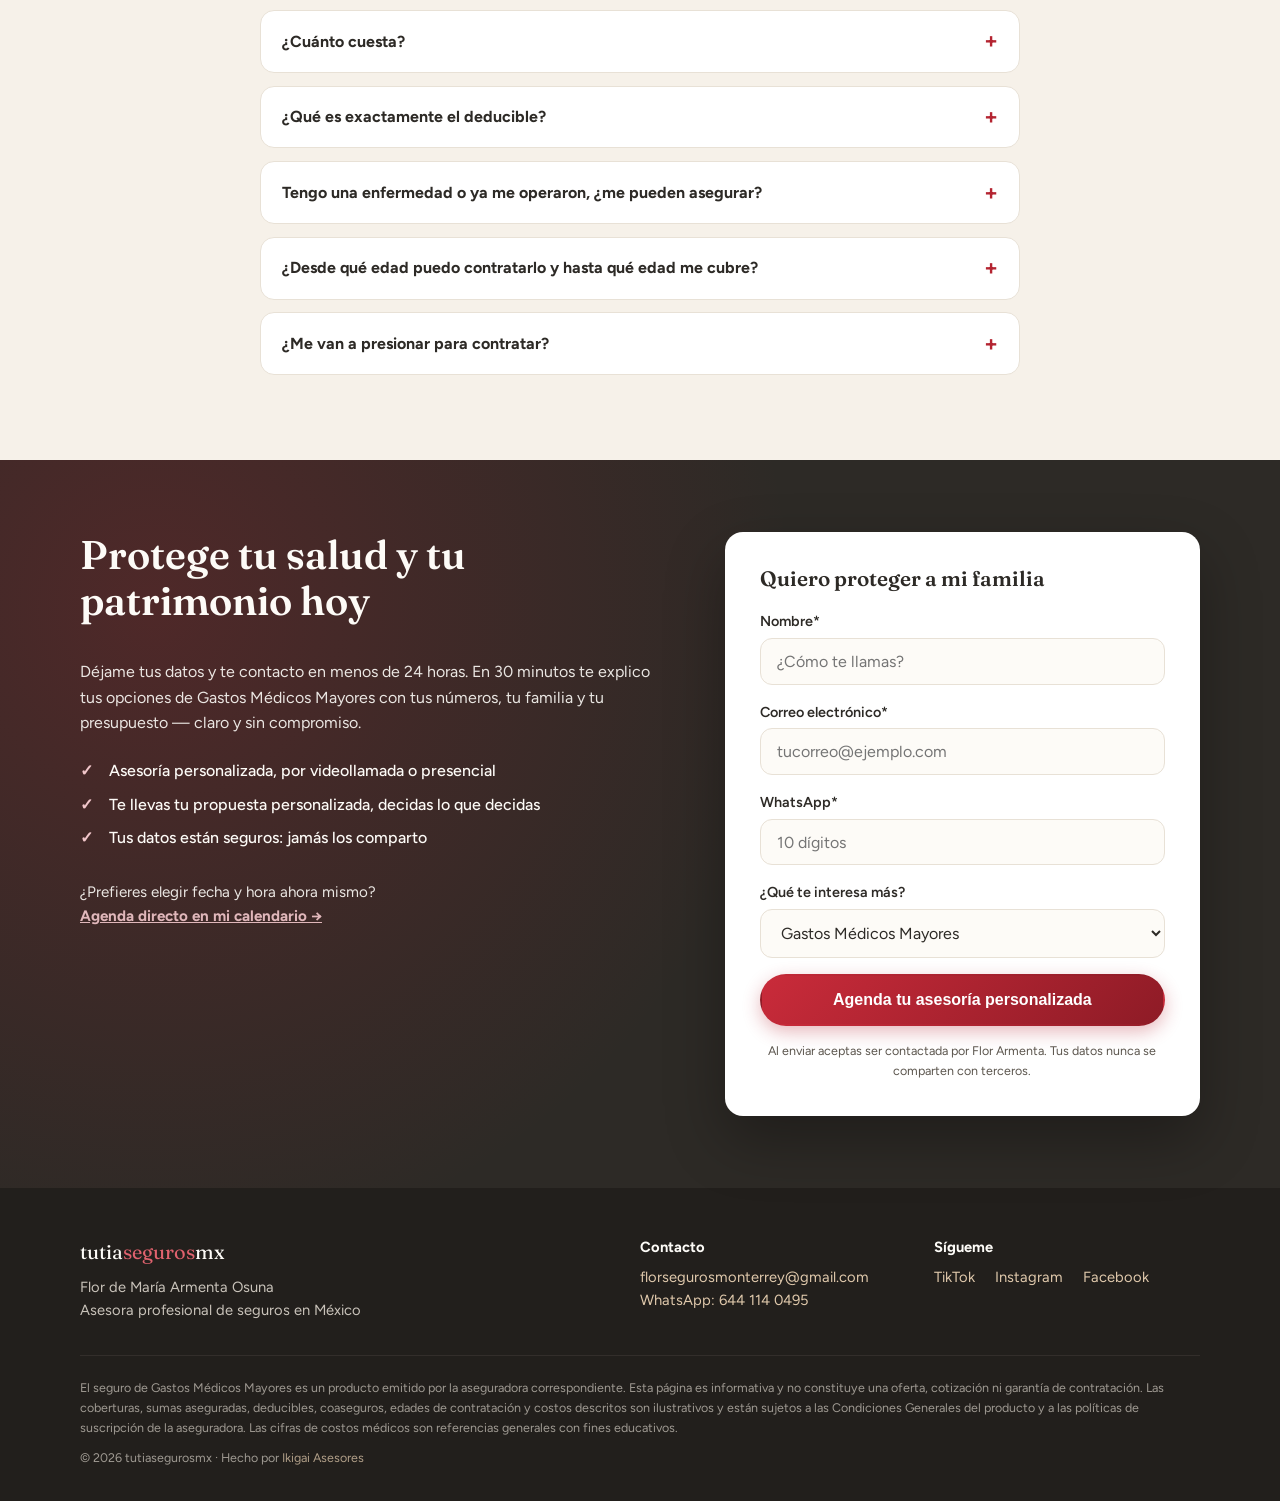
<file: gmm.html>
<!DOCTYPE html>
<html lang="es-MX">
<head>
  <meta charset="UTF-8">
  <meta name="viewport" content="width=device-width, initial-scale=1.0">
  <title>Seguro de Gastos Médicos Mayores en México: qué es, para qué sirve y cuánto cuesta | tutiasegurosmx</title>
  <meta name="description" content="¿Sabes qué pasaría con tu patrimonio si te enfermas sin un seguro de gastos médicos mayores? Aprende cómo funciona, qué cubre, cuánto cuesta una enfermedad sin seguro y cómo proteger a tu familia. Asesoría personalizada con Flor Armenta, asesora financiera para mujeres.">
  <meta name="keywords" content="gastos médicos mayores, seguro de gastos médicos, GMM México, cuánto cuesta un seguro de gastos médicos, qué cubre un seguro de gastos médicos, seguro de salud privado, deducible coaseguro suma asegurada">
  <meta name="author" content="Flor Armenta · tutiasegurosmx">
  <meta name="robots" content="index, follow">
  <meta name="theme-color" content="#B42431">

  <!-- Open Graph (compartir en WhatsApp / redes) -->
  <meta property="og:type" content="website">
  <meta property="og:title" content="¿Qué pasaría con tu patrimonio si te enfermas sin seguro?">
  <meta property="og:description" content="Una enfermedad grave puede costar más de un millón de pesos. Descubre cómo un seguro de Gastos Médicos Mayores protege lo que tanto te costó. Asesoría personalizada con Flor Armenta.">
  <meta property="og:image" content="assets/img/flor-hero.jpg">
  <meta property="og:locale" content="es_MX">
  <meta property="og:site_name" content="tutiasegurosmx">
  <!-- TODO: pendiente clienta — actualizar og:url y canonical cuando se defina el dominio -->
  <link rel="canonical" href="https://tutiasegurosmx.vercel.app/gmm.html">
  <meta name="twitter:card" content="summary_large_image">
  <meta name="twitter:title" content="Seguro de Gastos Médicos Mayores: qué es, qué cubre y cuánto cuesta">
  <meta name="twitter:description" content="Aprende cómo proteger tu patrimonio ante una enfermedad o accidente. Asesoría personalizada con Flor Armenta.">
  <meta name="twitter:image" content="assets/img/flor-hero.jpg">

  <script>document.documentElement.classList.add('js');</script>
  <link rel="icon" href="data:image/svg+xml,%3Csvg xmlns='http://www.w3.org/2000/svg' viewBox='0 0 100 100'%3E%3Ccircle cx='50' cy='50' r='50' fill='%23B42431'/%3E%3Ctext x='50' y='68' font-size='55' font-family='Georgia' fill='%23FDFBF7' text-anchor='middle'%3Et%3C/text%3E%3C/svg%3E">
  <link rel="preconnect" href="https://fonts.googleapis.com">
  <link rel="preconnect" href="https://fonts.gstatic.com" crossorigin>
  <link href="https://fonts.googleapis.com/css2?family=Fraunces:opsz,wght@9..144,500;9..144,600&family=Figtree:wght@400;500;600;700&display=swap" rel="stylesheet">
  <link rel="stylesheet" href="css/styles.css">
  <link rel="stylesheet" href="css/gmm.css">

  <!-- Calendly (pop-up de agenda) -->
  <link rel="stylesheet" href="https://assets.calendly.com/assets/external/widget.css">
  <script src="https://assets.calendly.com/assets/external/widget.js" async></script>

  <!-- Meta Pixel Code -->
  <script>
    !function(f,b,e,v,n,t,s)
    {if(f.fbq)return;n=f.fbq=function(){n.callMethod?
    n.callMethod.apply(n,arguments):n.queue.push(arguments)};
    if(!f._fbq)f._fbq=n;n.push=n;n.loaded=!0;n.version='2.0';
    n.queue=[];t=b.createElement(e);t.async=!0;
    t.src=v;s=b.getElementsByTagName(e)[0];
    s.parentNode.insertBefore(t,s)}(window, document,'script',
    'https://connect.facebook.net/en_US/fbevents.js');
    fbq('init', '1047820914364103');
    fbq('track', 'PageView');
    fbq('track', 'ViewContent', { content_name: 'Gastos Médicos Mayores' });
  </script>
  <noscript><img height="1" width="1" style="display:none"
    src="https://www.facebook.com/tr?id=1047820914364103&ev=PageView&noscript=1"
    /></noscript>
  <!-- End Meta Pixel Code -->

  <!-- ============ SEO · Datos estructurados (Schema.org) ============ -->
  <script type="application/ld+json">
  {
    "@context": "https://schema.org",
    "@graph": [
      {
        "@type": "InsuranceAgency",
        "name": "tutiasegurosmx — Flor Armenta",
        "description": "Asesoría en seguros de Gastos Médicos Mayores para proteger tu patrimonio ante enfermedades y accidentes. Asesora financiera para mujeres.",
        "founder": { "@type": "Person", "name": "Flor de María Armenta Osuna" },
        "email": "florsegurosmonterrey@gmail.com",
        "telephone": "+52 644 114 0495",
        "areaServed": "MX",
        "image": "https://tutiasegurosmx.vercel.app/assets/img/flor-hero.jpg",
        "sameAs": [
          "https://www.tiktok.com/@tutiasegurosmx",
          "https://www.instagram.com/tutiasegurosmx/",
          "https://www.facebook.com/profile.php?id=61562341318242"
        ]
      },
      {
        "@type": "Service",
        "serviceType": "Seguro de Gastos Médicos Mayores",
        "provider": { "@type": "InsuranceAgency", "name": "tutiasegurosmx — Flor Armenta" },
        "areaServed": "MX",
        "description": "Seguro de Gastos Médicos Mayores: cobertura de hospitalización, cirugías, estudios y tratamientos ante enfermedades y accidentes, en una red de hospitales de alta especialidad."
      },
      {
        "@type": "FAQPage",
        "mainEntity": [
          {
            "@type": "Question",
            "name": "¿Qué es un seguro de Gastos Médicos Mayores?",
            "acceptedAnswer": {
              "@type": "Answer",
              "text": "Es un seguro que cubre los gastos altos derivados de una enfermedad o accidente: hospitalización, cirugías, estudios, honorarios médicos y medicamentos. Te permite atenderte en hospitales privados de alta especialidad sin tener que pagar de tu bolsa cantidades que pueden superar el millón de pesos."
            }
          },
          {
            "@type": "Question",
            "name": "¿Cuánto cuesta una enfermedad grave sin seguro en México?",
            "acceptedAnswer": {
              "@type": "Answer",
              "text": "Un tratamiento de cáncer puede superar los 500 mil a 2 millones de pesos, una cirugía de corazón ronda los 400 a 900 mil, y un día en terapia intensiva puede costar entre 20 y 50 mil pesos. Sin seguro, ese gasto sale de tus ahorros, tu patrimonio o deudas."
            }
          },
          {
            "@type": "Question",
            "name": "¿Para qué sirve si ya tengo IMSS o ISSSTE?",
            "acceptedAnswer": {
              "@type": "Answer",
              "text": "El IMSS o ISSSTE te cubren en sus hospitales, pero muchas veces con tiempos de espera, saturación o sin acceso a ciertos tratamientos y especialistas. Un seguro de Gastos Médicos Mayores te da la opción de elegir hospital privado, médico de confianza y atención rápida cuando más importa."
            }
          },
          {
            "@type": "Question",
            "name": "¿Qué es el deducible y el coaseguro?",
            "acceptedAnswer": {
              "@type": "Answer",
              "text": "El deducible es la parte inicial que tú pagas antes de que el seguro empiece a cubrir. El coaseguro es un porcentaje pequeño del gasto que compartes con la aseguradora. Entre los dos defines cuánto pagas de prima: a mayor deducible, menor costo semestral. En tu asesoría lo ajustamos a tu presupuesto."
            }
          },
          {
            "@type": "Question",
            "name": "¿Desde qué edad y con qué condiciones puedo contratarlo?",
            "acceptedAnswer": {
              "@type": "Answer",
              "text": "Puedes contratarlo a casi cualquier edad y para toda tu familia. Mientras más joven y sano lo contratas, mejores condiciones obtienes. Las enfermedades que ya tienes (preexistencias) se revisan caso por caso; por eso conviene asegurarte antes de que aparezca un problema de salud."
            }
          },
          {
            "@type": "Question",
            "name": "¿Cuánto cuesta el seguro de Gastos Médicos Mayores?",
            "acceptedAnswer": {
              "@type": "Answer",
              "text": "Depende de tu edad, tu estado de salud, la suma asegurada y el deducible que elijas. Existen planes que se adaptan a distintos presupuestos. En una asesoría personalizada de 30 minutos armamos números reales para tu caso, sin compromiso."
            }
          }
        ]
      }
    ]
  }
  </script>
</head>
<body>

  <!-- ============ HEADER ============ -->
  <header class="header" id="header">
    <div class="container header__inner">
      <!-- TODO: pendiente clienta — sustituir por logotipo (PNG/SVG) -->
      <a href="index.html" class="header__brand">tutia<span>seguros</span>mx</a>
      <nav class="header__nav" id="nav" aria-label="Navegación principal">
        <a href="index.html">Inicio</a>
        <a href="#por-que">Por qué importa</a>
        <a href="#costos">El costo real</a>
        <a href="#que-cubre">Qué cubre</a>
        <a href="#como">Cómo obtenerlo</a>
        <a href="#faq">Preguntas</a>
      </nav>
      <a href="#contacto" class="btn btn--primary btn--sm header__cta">Agendar asesoría</a>
      <button class="header__toggle" id="navToggle" aria-label="Abrir menú" aria-expanded="false">
        <span></span><span></span><span></span>
      </button>
    </div>
  </header>

  <main>
    <!-- ============ HERO ============ -->
    <section class="hero" id="inicio">
      <div class="hero__blob hero__blob--1" aria-hidden="true"></div>
      <div class="hero__blob hero__blob--2" aria-hidden="true"></div>
      <div class="container hero__grid">
        <div class="hero__content">
          <p class="hero__kicker">Gastos Médicos Mayores</p>
          <h1 class="hero__title">Una enfermedad no avisa. <em class="resaltado">Tu patrimonio sí puede estar listo.</em></h1>
          <p class="hero__subtitle">El 90% de las familias en México pagaría una enfermedad grave de su propia bolsa: ahorros, deudas o vendiendo lo que tanto costó. Un seguro de Gastos Médicos Mayores convierte una emergencia de un millón de pesos en un deducible que sí puedes pagar.</p>
          <div class="hero__actions">
            <a href="#contacto" class="btn btn--primary" data-track="Lead">Quiero proteger a mi familia</a>
            <a href="https://wa.me/526441140495?text=Hola%20Flor%2C%20quiero%20informaci%C3%B3n%20sobre%20el%20seguro%20de%20Gastos%20M%C3%A9dicos%20Mayores%20%F0%9F%9B%A1%EF%B8%8F"
               class="btn btn--ghost" target="_blank" rel="noopener" data-track="Contact">Pregúntame por WhatsApp</a>
          </div>
          <ul class="hero__checks">
            <li>Atiéndete en los mejores hospitales privados, no donde alcance</li>
            <li>Eliges médico y hospital — sin filas ni largas esperas</li>
            <li>Tu deducible se ajusta a tu presupuesto</li>
          </ul>
          <p class="hero__trust">Con el respaldo de una aseguradora líder, contigo de la mano de Flor Armenta</p>
        </div>
        <figure class="hero__media">
          <div class="hero__media-frame" aria-hidden="true"></div>
          <img src="assets/img/flor-hero.jpg" alt="Flor Armenta, asesora de seguros de Gastos Médicos Mayores" width="933" height="1400" fetchpriority="high">
          <div class="hero__badge" aria-hidden="true">
            <strong>Tú decides</strong>
            <span>el hospital y el médico que te atienden</span>
          </div>
        </figure>
      </div>
    </section>

    <!-- Cinta -->
    <div class="marquee" aria-hidden="true">
      <div class="marquee__track">
        <span>Te protege</span><span>✦</span><span>Conserva tu patrimonio</span><span>✦</span><span>Los mejores hospitales</span><span>✦</span><span>Sin deudas</span><span>✦</span>
        <span>Te protege</span><span>✦</span><span>Conserva tu patrimonio</span><span>✦</span><span>Los mejores hospitales</span><span>✦</span><span>Sin deudas</span><span>✦</span>
      </div>
    </div>

    <!-- ============ CIFRAS DE CONCIENTIZACIÓN ============ -->
    <section class="stats" aria-label="Por qué importa un seguro de gastos médicos">
      <div class="container stats__grid">
        <div class="stat"><strong>&lt; 10%</strong><span>de los mexicanos tiene un seguro de gastos médicos privado</span></div>
        <div class="stat"><strong>$1 millón+</strong><span>puede costar tratar una enfermedad grave sin seguro</span></div>
        <div class="stat"><strong data-count="24" data-suffix="/7">24/7</strong><span>cobertura ante una emergencia o accidente</span></div>
        <div class="stat"><strong data-count="30" data-suffix=" min">30 min</strong><span>dura la asesoría personalizada donde te explico todo claro</span></div>
      </div>
    </section>

    <!-- ============ ¿POR QUÉ IMPORTA? / EL DOLOR ============ -->
    <section class="section" id="por-que">
      <div class="container">
        <p class="section__kicker">Hablemos claro</p>
        <h2 class="section__title">¿Qué pasaría si mañana te dan una mala noticia?</h2>
        <p class="gmm-intro">Nadie planea enfermarse. Pero la salud no avisa, y cuando una enfermedad grave o un accidente llegan, llegan con una factura. La pregunta no es <strong>si</strong> puede pasar — es <strong>de dónde saldría el dinero</strong> si pasa.</p>
        <div class="cards cards--4">
          <article class="card">
            <div class="card__icon">🏦</div>
            <h3>Se van tus ahorros</h3>
            <p>Lo que juntaste con años de esfuerzo —para tu casa, tu retiro o tus hijos— puede desaparecer en unas semanas de hospital.</p>
          </article>
          <article class="card">
            <div class="card__icon">💳</div>
            <h3>Aparecen las deudas</h3>
            <p>Tarjetas al tope, préstamos con familia, intereses. Una emergencia médica es la causa #1 de endeudamiento de las familias.</p>
          </article>
          <article class="card">
            <div class="card__icon">🚗</div>
            <h3>Vendes lo que tienes</h3>
            <p>El coche, un terreno, el negocio. Vender con prisa y a mal precio, justo cuando menos cabeza tienes para decidir.</p>
          </article>
          <article class="card">
            <div class="card__icon">🏥</div>
            <h3>Te atiendes "donde alcance"</h3>
            <p>Sin seguro, el hospital lo decide tu bolsillo, no la calidad. Y en salud, eso puede marcar la diferencia.</p>
          </article>
        </div>
        <p class="section__note">No es para asustarte: es para que tomes la decisión con calma <strong>hoy</strong>, y no a la fuerza el día que ya no se puede. <a href="#contacto">Agenda tu asesoría aquí</a>.</p>
      </div>
    </section>

    <!-- ============ EL COSTO REAL ============ -->
    <section class="section section--cream" id="costos">
      <div class="container">
        <p class="section__kicker">Para que dimensiones</p>
        <h2 class="section__title">Cuánto cuesta enfermarse sin seguro</h2>
        <p class="gmm-intro">Estas son cifras de referencia de atención en hospitales privados en México. No son para alarmarte — son para que veas que un seguro no es un gasto: es lo que separa una emergencia médica de una emergencia financiera.</p>
        <ul class="costos">
          <li class="costo">
            <span class="costo__monto">$500 mil – $2 M+</span>
            <span class="costo__label">Tratamiento de cáncer</span>
            <span class="costo__sub">Cirugía, quimioterapia, radioterapia y medicamentos a lo largo del tratamiento.</span>
          </li>
          <li class="costo">
            <span class="costo__monto">$400 – $900 mil</span>
            <span class="costo__label">Infarto o cirugía de corazón</span>
            <span class="costo__sub">Intervención, terapia intensiva y recuperación hospitalaria.</span>
          </li>
          <li class="costo">
            <span class="costo__monto">$150 – $600 mil</span>
            <span class="costo__label">Accidente grave</span>
            <span class="costo__sub">Cirugía, hospitalización, estudios y rehabilitación.</span>
          </li>
          <li class="costo">
            <span class="costo__monto">$20 – $50 mil</span>
            <span class="costo__label">Por día en terapia intensiva</span>
            <span class="costo__sub">Y una hospitalización puede durar varios días o semanas.</span>
          </li>
        </ul>
        <p class="nota-legal">Cifras de referencia generales con fines ilustrativos, basadas en costos típicos de atención privada en México; varían según hospital, ciudad y caso. No constituyen una cotización ni un compromiso de cobertura.</p>
      </div>
    </section>

    <!-- ============ QUÉ ES Y CÓMO TE PROTEGE (split con imagen) ============ -->
    <section class="section" id="que-es">
      <div class="container gmm-split">
        <div class="gmm-split__content">
          <p class="section__kicker">Sin tecnicismos</p>
          <h2 class="section__title">¿Qué es y cómo funciona un seguro de Gastos Médicos Mayores?</h2>
          <p>Imagínalo así: en lugar de pagar tú solo el millón de pesos de una emergencia, pagas una prima semestral accesible y, el día que lo necesitas, solo cubres una parte pequeña (tu deducible). El resto lo paga la aseguradora.</p>
          <ul class="lista-check">
            <li><strong>Cubre lo caro de verdad:</strong> hospitalización, cirugías, estudios, honorarios médicos y medicamentos derivados de una enfermedad o accidente.</li>
            <li><strong>Tú eliges dónde atenderte:</strong> hospitales privados de alta especialidad y el médico de tu confianza.</li>
            <li><strong>Te protege a ti y a tu familia:</strong> puedes asegurar a tu pareja, hijos y papás en la misma póliza.</li>
          </ul>
          <a href="#contacto" class="btn btn--primary">Quiero que me lo expliquen</a>
        </div>
        <figure class="gmm-split__media">
          <img src="assets/img/flor-sobre-mi.jpg" alt="Flor Armenta explicando cómo funciona un seguro de gastos médicos mayores" width="933" height="1400" loading="lazy">
        </figure>
      </div>
    </section>

    <!-- ============ GLOSARIO HUMANO ============ -->
    <section class="section section--cream" id="glosario">
      <div class="container">
        <p class="section__kicker">Las 3 palabras que debes conocer</p>
        <h2 class="section__title">Deducible, coaseguro y suma asegurada — en cristiano</h2>
        <div class="glosario">
          <div class="glosario__item">
            <p class="glosario__term">Suma asegurada</p>
            <p class="glosario__def">El tope máximo que cubre tu seguro. Mientras más alta, más tranquilidad ante un tratamiento largo y costoso. Conviene que alcance para lo grande.</p>
          </div>
          <div class="glosario__item">
            <p class="glosario__term">Deducible</p>
            <p class="glosario__def">La parte inicial que pagas tú antes de que entre el seguro. A mayor deducible, menor prima semestral. Lo ajustamos a lo que sí te acomoda pagar.</p>
          </div>
          <div class="glosario__item">
            <p class="glosario__term">Coaseguro</p>
            <p class="glosario__def">Un porcentaje pequeño del gasto que compartes con la aseguradora, normalmente con un tope. Así el seguro carga con la mayor parte.</p>
          </div>
          <div class="glosario__item">
            <p class="glosario__term">Prima</p>
            <p class="glosario__def">Tu pago periódico (semestral o anual) por mantener la protección activa. Es la "inversión" en tu tranquilidad.</p>
          </div>
        </div>
      </div>
    </section>

    <!-- ============ COMPARACIÓN SIN vs CON SEGURO ============ -->
    <section class="section" id="comparacion">
      <div class="container">
        <p class="section__kicker">La misma emergencia, dos finales</p>
        <h2 class="section__title">Con seguro o sin seguro: lo que cambia el día que pasa</h2>
        <div class="compara">
          <div class="compara__col compara__col--sin">
            <p class="compara__title">😟 Sin seguro</p>
            <ul class="compara__list">
              <li>Pagas el 100% de tu bolsa, sin importar cuánto sea</li>
              <li>Vacías tus ahorros o te endeudas para sobrevivir</li>
              <li>Eliges hospital por precio, no por calidad</li>
              <li>Al estrés de la salud se suma el del dinero</li>
              <li>Tu familia hereda la deuda, no el patrimonio</li>
            </ul>
          </div>
          <div class="compara__col compara__col--con">
            <p class="compara__title">😌 Con seguro</p>
            <ul class="compara__list">
              <li>Solo pagas tu deducible; el resto lo cubre la aseguradora</li>
              <li>Conservas tus ahorros y tu patrimonio intactos</li>
              <li>Te atiendes en los mejores hospitales y con tu médico</li>
              <li>Te enfocas en lo único que importa: recuperarte</li>
              <li>Proteges lo que tanto te costó construir</li>
            </ul>
          </div>
        </div>
      </div>
    </section>

    <!-- ============ QUÉ CUBRE ============ -->
    <section class="section section--cream" id="que-cubre">
      <div class="container">
        <p class="section__kicker">Tu protección</p>
        <h2 class="section__title">Qué incluye tu seguro de Gastos Médicos Mayores</h2>
        <div class="cards cards--3">
          <article class="card">
            <div class="card__icon">🏥</div>
            <h3>Hospitalización</h3>
            <p>Cuarto, terapia intensiva, materiales y todo lo que implica una estancia hospitalaria por enfermedad o accidente.</p>
          </article>
          <article class="card">
            <div class="card__icon">🔬</div>
            <h3>Cirugías y estudios</h3>
            <p>Operaciones, honorarios de cirujano y anestesiólogo, análisis, estudios de laboratorio y de imagen.</p>
          </article>
          <article class="card">
            <div class="card__icon">💊</div>
            <h3>Medicamentos y tratamientos</h3>
            <p>Medicinas durante la hospitalización y tratamientos derivados, incluidos los de alto costo según tu plan.</p>
          </article>
          <article class="card">
            <div class="card__icon">🚑</div>
            <h3>Emergencias y accidentes</h3>
            <p>Atención de urgencia las 24 horas, ambulancia y la atención que no puede esperar.</p>
          </article>
          <article class="card">
            <div class="card__icon">🤰</div>
            <h3>Maternidad (opcional)</h3>
            <p>Cobertura de embarazo, parto y complicaciones, si la sumas a tu plan. Para planear a la familia con respaldo.</p>
          </article>
          <article class="card">
            <div class="card__icon">🌎</div>
            <h3>Cobertura ampliada</h3>
            <p>Según el plan, atención en una amplia red de hospitales e incluso opciones de cobertura en el extranjero.</p>
          </article>
        </div>
        <p class="nota-legal">Las coberturas, sumas aseguradas, deducibles, coaseguros y opcionales descritos son ilustrativos y están sujetos a las Condiciones Generales del producto y a las políticas de suscripción de la aseguradora. Los detalles de tu plan los revisamos juntos en tu asesoría.</p>
      </div>
    </section>

    <!-- ============ CÓMO OBTENERLO ============ -->
    <section class="section" id="como">
      <div class="container">
        <p class="section__kicker">Más fácil de lo que crees</p>
        <h2 class="section__title">Cómo obtener tu seguro en 3 pasos</h2>
        <ol class="pasos">
          <li class="paso">
            <span class="paso__num">1</span>
            <h3>Agenda tu asesoría personalizada</h3>
            <p>Déjame tus datos o escríbeme por WhatsApp. Elegimos el día y la hora que te acomoden, por videollamada o presencial.</p>
          </li>
          <li class="paso">
            <span class="paso__num">2</span>
            <h3>Diseñamos tu plan</h3>
            <p>Vemos tu edad, tu familia y tu presupuesto. Ajustamos suma asegurada y deducible hasta dar con la protección que sí te acomoda.</p>
          </li>
          <li class="paso">
            <span class="paso__num">3</span>
            <h3>Quedas protegido</h3>
            <p>Llenamos tu solicitud y, una vez aprobada, tu familia queda cubierta. Yo te acompaño en cada trámite y el día que necesites usarlo.</p>
          </li>
        </ol>
        <div class="section__center">
          <a href="#contacto" class="btn btn--primary">Agenda tu asesoría personalizada</a>
        </div>
      </div>
    </section>

    <!-- ============ CITA / CIERRE EMOCIONAL (con imagen) ============ -->
    <section class="section section--cream" id="por-ti">
      <div class="container gmm-split gmm-split--reverse">
        <figure class="gmm-split__media">
          <img src="assets/img/flor3.jpg" alt="Flor Armenta, tu asesora de confianza para proteger tu salud y tu patrimonio" width="1067" height="1600" loading="lazy">
        </figure>
        <div class="gmm-split__content">
          <div class="gmm-cita">
            <p class="gmm-cita__texto">"El mejor momento para contratar un seguro de gastos médicos es <em>cuando no lo necesitas</em>. Porque el día que lo necesitas, ya no se puede. Mi trabajo es que ese día tú solo te preocupes por sanar."</p>
            <p class="gmm-cita__firma">— Flor Armenta</p>
          </div>
        </div>
      </div>
    </section>

    <!-- ============ ¿ES PARA TI? ============ -->
    <section class="section" id="para-ti">
      <div class="container container--narrow">
        <p class="section__kicker">¿Es para ti?</p>
        <h2 class="section__title">Este seguro es para ti si…</h2>
        <ul class="hero__checks lista-grande">
          <li>Trabajas duro y no quieres que una enfermedad borre tu esfuerzo</li>
          <li>Tienes hijos, pareja o papás que dependen de ti</li>
          <li>No quieres depender solo del IMSS o ISSSTE para algo grave</li>
          <li>Prefieres pagar una prima accesible que un millón de golpe</li>
          <li>Quieres elegir tu hospital y tu médico el día que importa</li>
        </ul>
        <div class="section__center">
          <a href="#contacto" class="btn btn--primary">Sí, quiero mi asesoría personalizada</a>
        </div>
      </div>
    </section>

    <!-- ============ FAQ ============ -->
    <section class="section section--cream" id="faq">
      <div class="container container--narrow">
        <p class="section__kicker">Preguntas frecuentes</p>
        <h2 class="section__title">Lo que seguro te estás preguntando</h2>
        <div class="faq">
          <details>
            <summary>¿Para qué quiero un seguro privado si ya tengo IMSS o ISSSTE?</summary>
            <p>El IMSS o ISSSTE te cubren, pero muchas veces con saturación, tiempos de espera o sin ciertos tratamientos y especialistas. Un seguro de Gastos Médicos Mayores te da la opción de elegir hospital privado, médico de confianza y atención rápida — justo cuando el tiempo es salud.</p>
          </details>
          <details>
            <summary>¿Cuánto cuesta?</summary>
            <p>Depende de tu edad, tu estado de salud, la suma asegurada y el deducible que elijas. Hay planes para distintos presupuestos: a mayor deducible, menor prima semestral. En tu asesoría personalizada armamos números reales para tu caso, sin compromiso.</p>
          </details>
          <details>
            <summary>¿Qué es exactamente el deducible?</summary>
            <p>Es la parte inicial del gasto que pagas tú antes de que el seguro entre. Es como el "enganche" de cada evento médico. Tú decides qué tan alto quieres tu deducible: más alto baja tu prima, más bajo la sube. Lo ajustamos a tu bolsillo.</p>
          </details>
          <details>
            <summary>Tengo una enfermedad o ya me operaron, ¿me pueden asegurar?</summary>
            <p>Las condiciones que ya tienes (preexistencias) se revisan caso por caso y a veces quedan excluidas o con condiciones especiales. Por eso lo ideal es contratar mientras estás sano: entre más esperas, más se complica. Revisemos tu caso juntos, sin compromiso.</p>
          </details>
          <details>
            <summary>¿Desde qué edad puedo contratarlo y hasta qué edad me cubre?</summary>
            <p>Puedes contratarlo desde bebé y a casi cualquier edad adulta, para toda la familia. Mientras más joven lo contratas, mejores condiciones y precio obtienes, y el seguro se renueva año con año mientras lo mantengas vigente.</p>
          </details>
          <details>
            <summary>¿Me van a presionar para contratar?</summary>
            <p>No. Mi trabajo es informarte y darte claridad, no presionarte. Te entrego una propuesta a tu medida y tú decides con calma. Trabajo por recomendación: una clienta presionada nunca es una clienta contenta.</p>
          </details>
        </div>
      </div>
    </section>

    <!-- ============ CTA FINAL + FORMULARIO ============ -->
    <section class="section contacto" id="contacto">
      <div class="container contacto__grid">
        <div class="contacto__content">
          <h2 class="section__title">Protege tu salud y tu patrimonio hoy</h2>
          <p>Déjame tus datos y te contacto en menos de 24 horas. En 30 minutos te explico tus opciones de Gastos Médicos Mayores con tus números, tu familia y tu presupuesto — claro y sin compromiso.</p>
          <ul class="hero__checks">
            <li>Asesoría personalizada, por videollamada o presencial</li>
            <li>Te llevas tu propuesta personalizada, decidas lo que decidas</li>
            <li>Tus datos están seguros: jamás los comparto</li>
          </ul>
          <p class="contacto__alt">¿Prefieres elegir fecha y hora ahora mismo?<br>
            <a href="https://calendly.com/florsegurosmonterrey/asesoria-gratuita" class="contacto__calendly" data-calendly>Agenda directo en mi calendario →</a>
          </p>
        </div>
        <form class="form" id="leadForm" novalidate>
          <h3 class="form__title">Quiero proteger a mi familia</h3>
          <div class="form__field">
            <label for="nombre">Nombre*</label>
            <input type="text" id="nombre" name="nombre" autocomplete="name" placeholder="¿Cómo te llamas?" required>
          </div>
          <div class="form__field">
            <label for="email">Correo electrónico*</label>
            <input type="email" id="email" name="email" autocomplete="email" placeholder="tucorreo@ejemplo.com" required>
          </div>
          <div class="form__field">
            <label for="whatsapp">WhatsApp*</label>
            <input type="tel" id="whatsapp" name="whatsapp" autocomplete="tel" inputmode="numeric" placeholder="10 dígitos" required>
          </div>
          <div class="form__field">
            <label for="producto">¿Qué te interesa más?</label>
            <select id="producto" name="producto">
              <option value="Gastos Médicos" selected>Gastos Médicos Mayores</option>
              <option value="Aún no lo sé">Aún no lo sé, quiero orientación</option>
              <option value="Vida Mujer">Vida Mujer</option>
              <option value="Plan de Retiro">Plan de Retiro</option>
              <option value="Segubeca">Segubeca (educación de mis hijos)</option>
            </select>
          </div>
          <button type="submit" class="btn btn--primary btn--block">Agenda tu asesoría personalizada</button>
          <p class="form__privacy">Al enviar aceptas ser contactada por Flor Armenta. Tus datos nunca se comparten con terceros.</p>
          <p class="form__success" id="formSuccess" hidden>¡Listo! Recibí tus datos. Te contacto en menos de 24 horas. 💌</p>
        </form>
      </div>
    </section>
  </main>

  <!-- ============ FOOTER ============ -->
  <footer class="footer">
    <div class="container footer__grid">
      <div>
        <p class="footer__brand">tutia<span>seguros</span>mx</p>
        <p>Flor de María Armenta Osuna<br>Asesora profesional de seguros en México</p>
      </div>
      <div>
        <p class="footer__heading">Contacto</p>
        <p><a href="mailto:florsegurosmonterrey@gmail.com">florsegurosmonterrey@gmail.com</a><br>
        <a href="https://wa.me/526441140495" target="_blank" rel="noopener">WhatsApp: 644 114 0495</a></p>
      </div>
      <div>
        <p class="footer__heading">Sígueme</p>
        <p class="footer__social">
          <a href="https://www.tiktok.com/@tutiasegurosmx" target="_blank" rel="noopener">TikTok</a>
          <a href="https://www.instagram.com/tutiasegurosmx/" target="_blank" rel="noopener">Instagram</a>
          <a href="https://www.facebook.com/profile.php?id=61562341318242" target="_blank" rel="noopener">Facebook</a>
        </p>
      </div>
    </div>
    <div class="container footer__legal">
      <p>El seguro de Gastos Médicos Mayores es un producto emitido por la aseguradora correspondiente. Esta página es informativa y no constituye una oferta, cotización ni garantía de contratación. Las coberturas, sumas aseguradas, deducibles, coaseguros, edades de contratación y costos descritos son ilustrativos y están sujetos a las Condiciones Generales del producto y a las políticas de suscripción de la aseguradora. Las cifras de costos médicos son referencias generales con fines educativos.</p>
      <p>© 2026 tutiasegurosmx · Hecho por <a href="https://ikigaiasesores.vercel.app" target="_blank" rel="noopener">Ikigai Asesores</a></p>
    </div>
  </footer>

  <!-- WhatsApp flotante -->
  <a href="https://wa.me/526441140495?text=Hola%20Flor%2C%20estoy%20viendo%20la%20p%C3%A1gina%20de%20Gastos%20M%C3%A9dicos%20Mayores%20y%20quiero%20mi%20asesor%C3%ADa%20personalizada%20%F0%9F%9B%A1%EF%B8%8F"
     class="whatsapp-float" target="_blank" rel="noopener" aria-label="Escríbeme por WhatsApp" data-track="Contact">
    <svg viewBox="0 0 32 32" width="30" height="30" fill="currentColor" aria-hidden="true">
      <path d="M16 2.7C8.7 2.7 2.7 8.7 2.7 16c0 2.5.7 4.9 2 7L2.7 29.3l6.5-1.9c2 1.2 4.3 1.8 6.8 1.8 7.3 0 13.3-6 13.3-13.3S23.3 2.7 16 2.7zm0 24.2c-2.2 0-4.3-.6-6.1-1.7l-.4-.3-3.9 1.1 1.1-3.8-.3-.4a10.8 10.8 0 0 1-1.7-5.8C4.7 9.9 9.8 4.9 16 4.9S27.3 9.9 27.3 16 22.2 26.9 16 26.9zm6-8.1c-.3-.2-1.9-1-2.2-1.1-.3-.1-.5-.2-.7.2-.2.3-.8 1.1-1 1.3-.2.2-.4.2-.7.1-.3-.2-1.4-.5-2.6-1.6-1-.9-1.6-1.9-1.8-2.2-.2-.3 0-.5.1-.7l.5-.6c.2-.2.2-.3.3-.6.1-.2 0-.4 0-.6l-1-2.4c-.3-.6-.5-.5-.7-.5h-.6c-.2 0-.6.1-.9.4-.3.3-1.1 1.1-1.1 2.7s1.2 3.1 1.3 3.3c.2.2 2.3 3.6 5.7 5 .8.3 1.4.5 1.9.7.8.2 1.5.2 2.1.1.6-.1 1.9-.8 2.2-1.5.3-.8.3-1.4.2-1.5-.1-.2-.3-.2-.6-.4z"/>
    </svg>
  </a>

  <script src="js/main.js" defer></script>
</body>
</html>
</file>
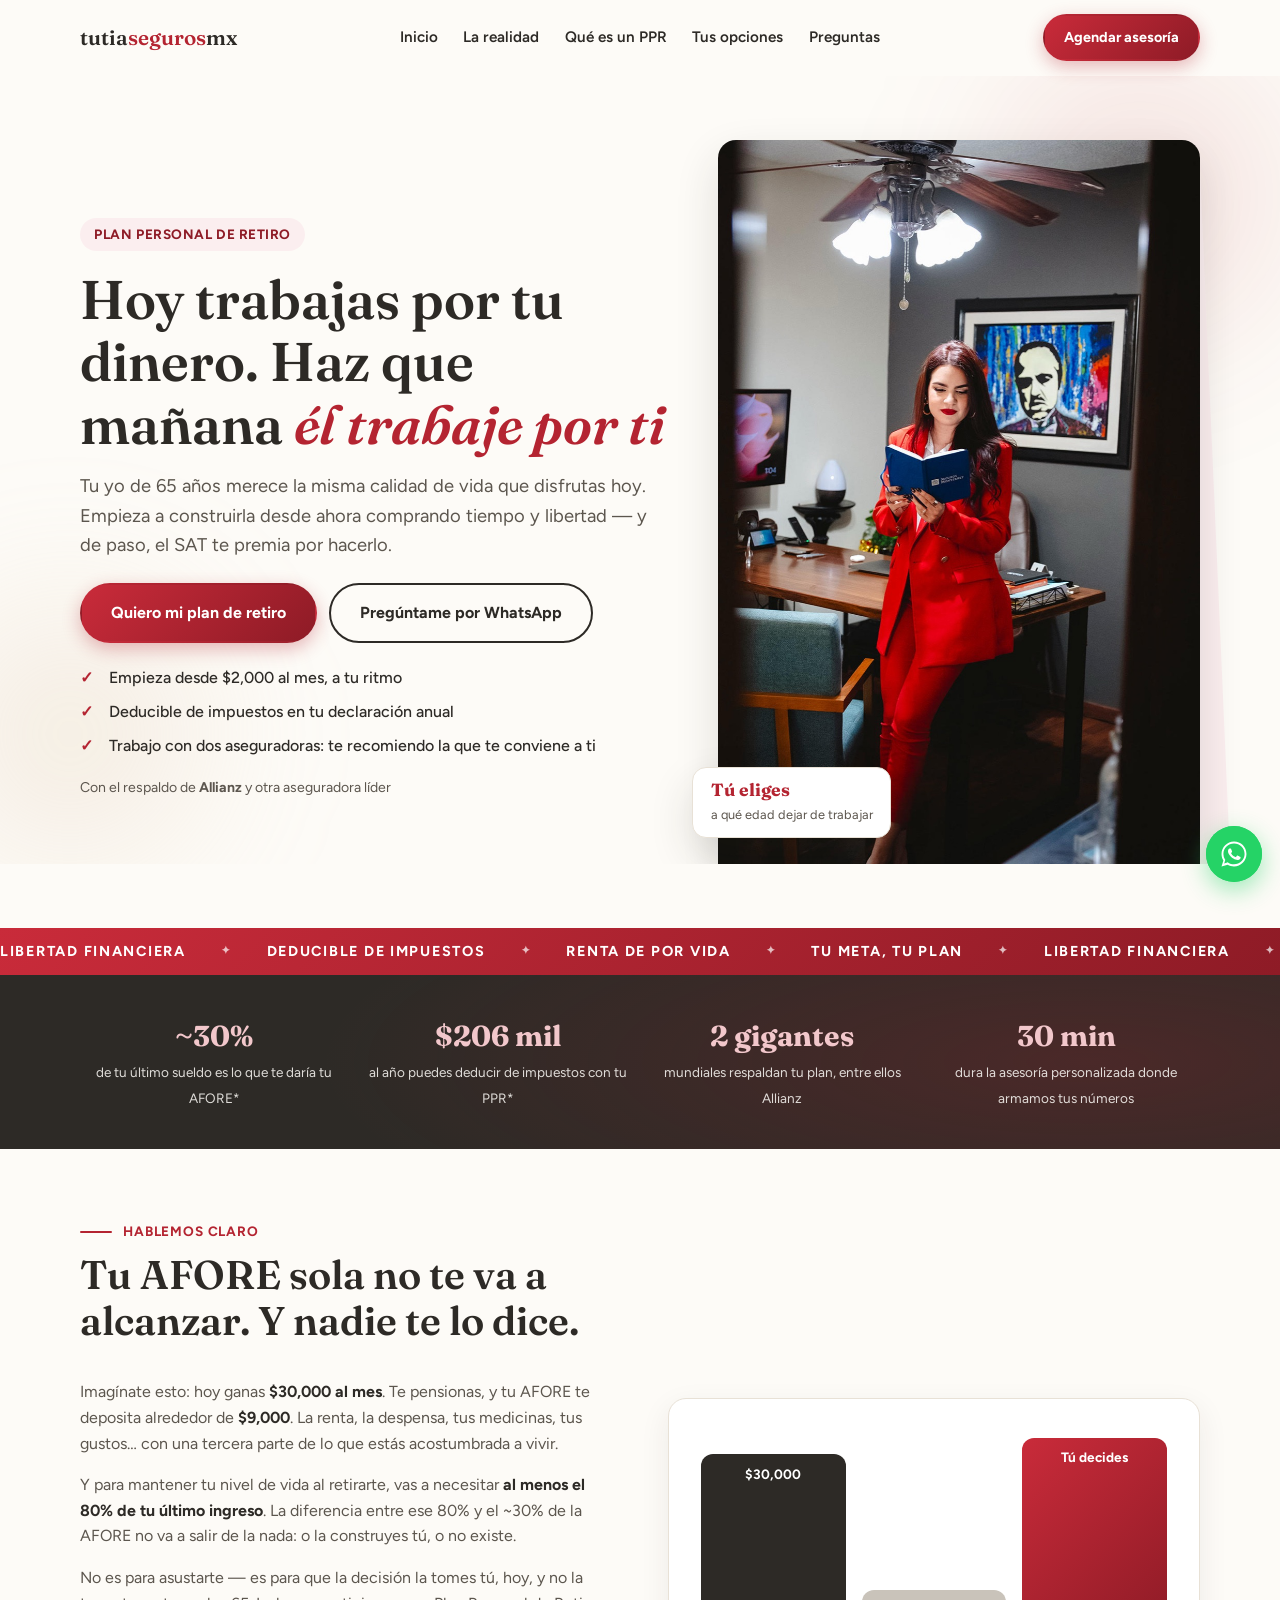
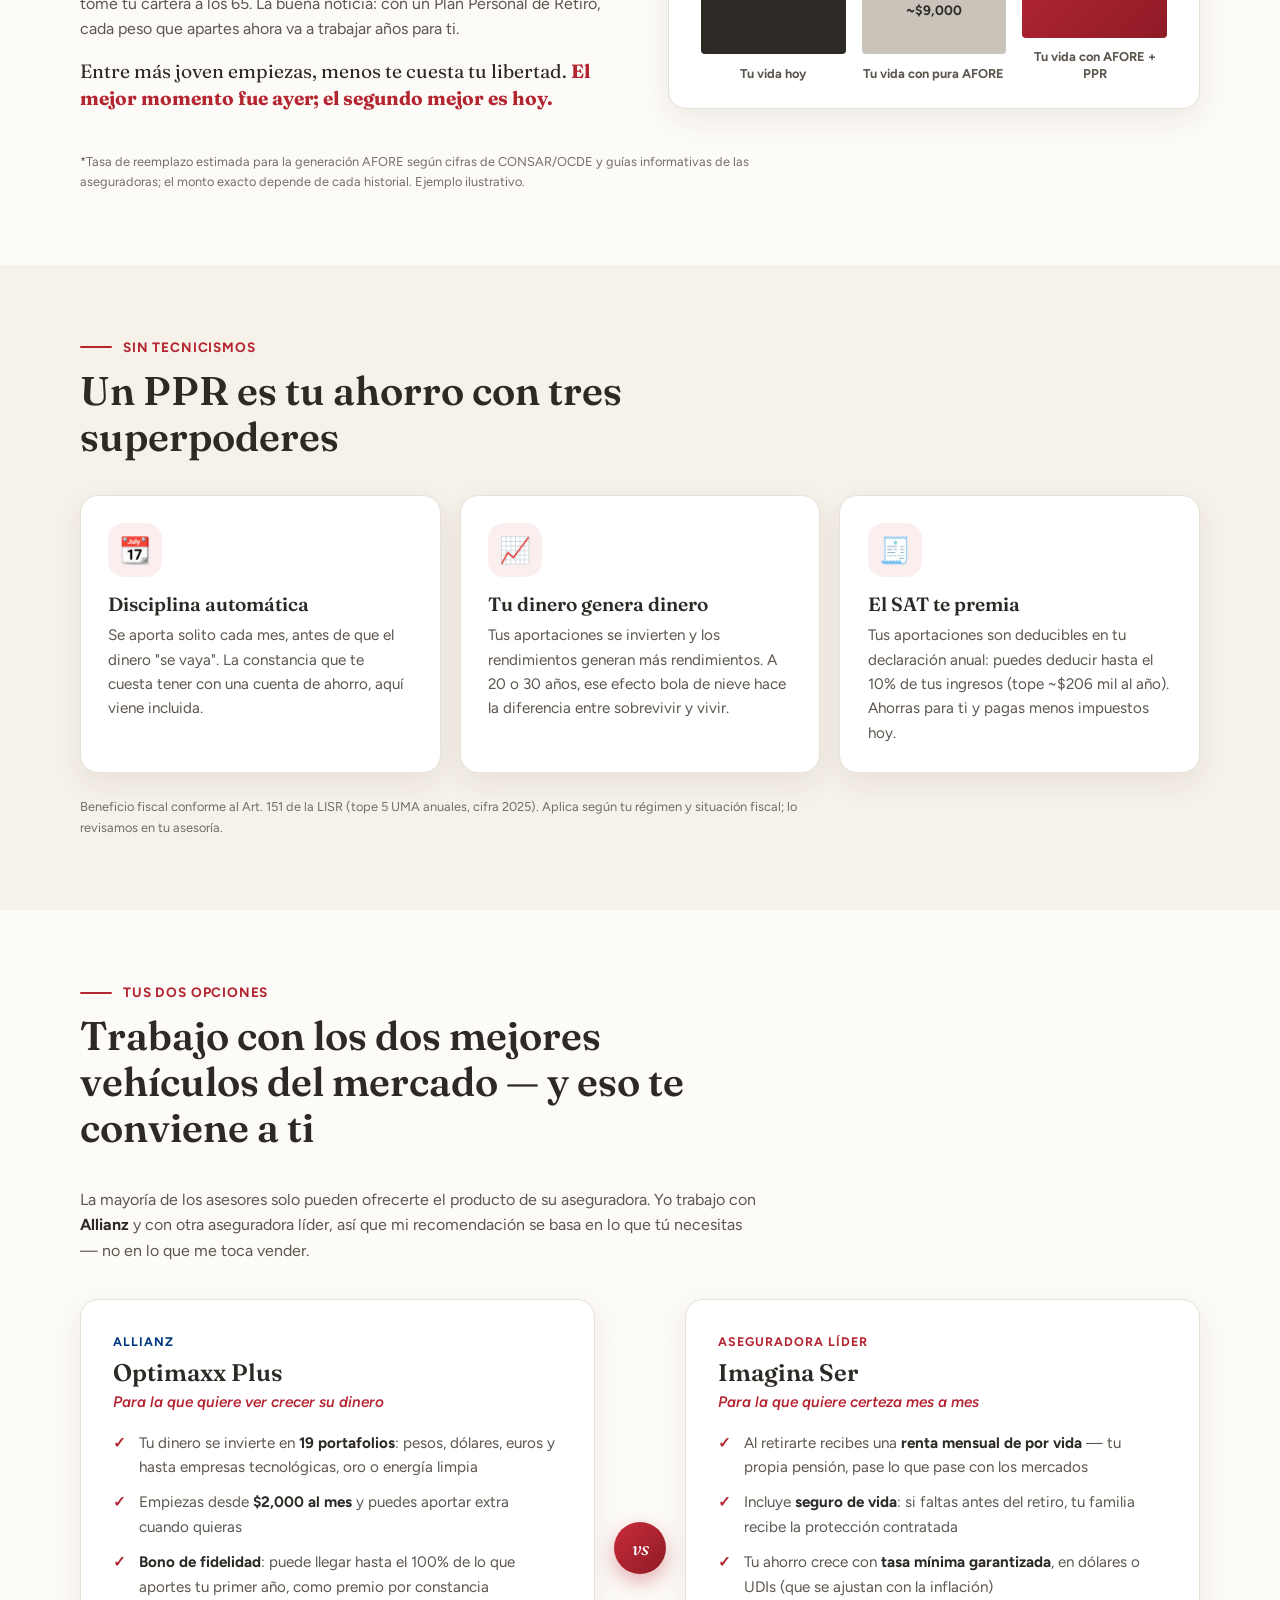
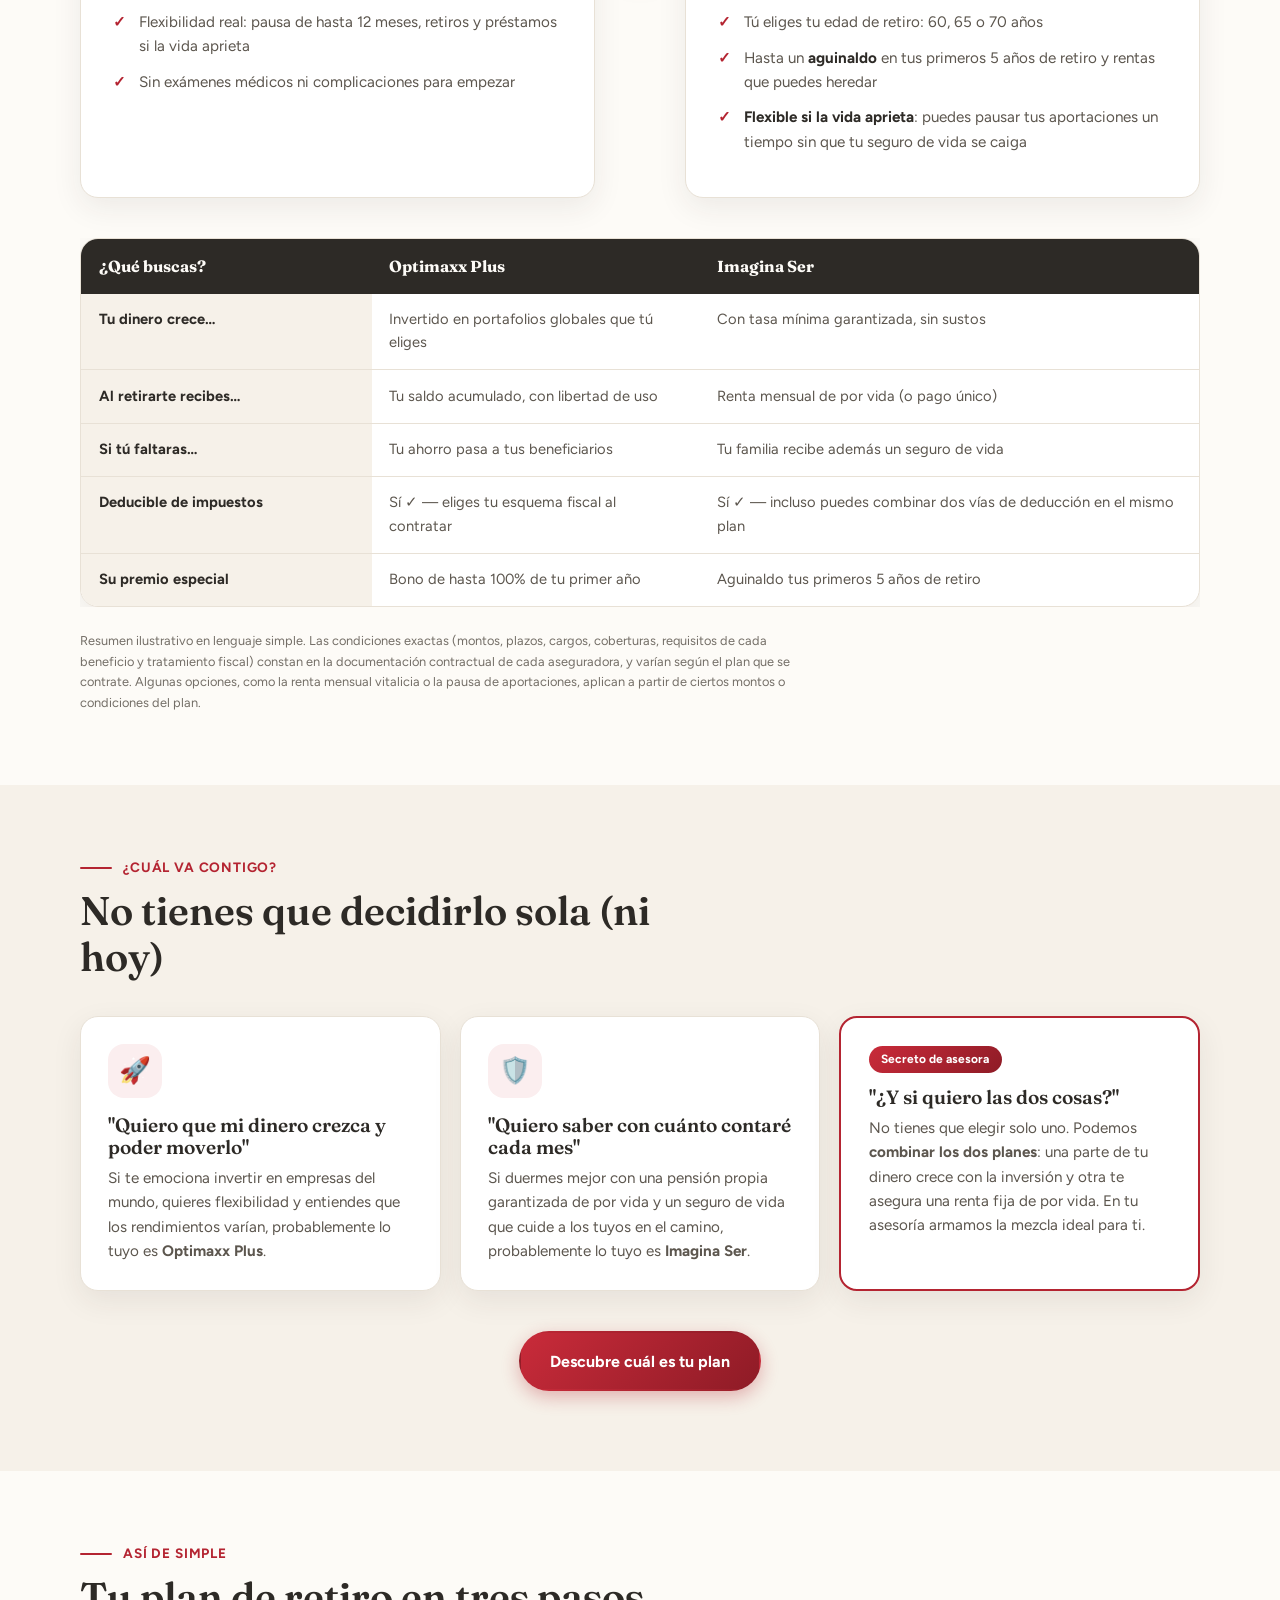
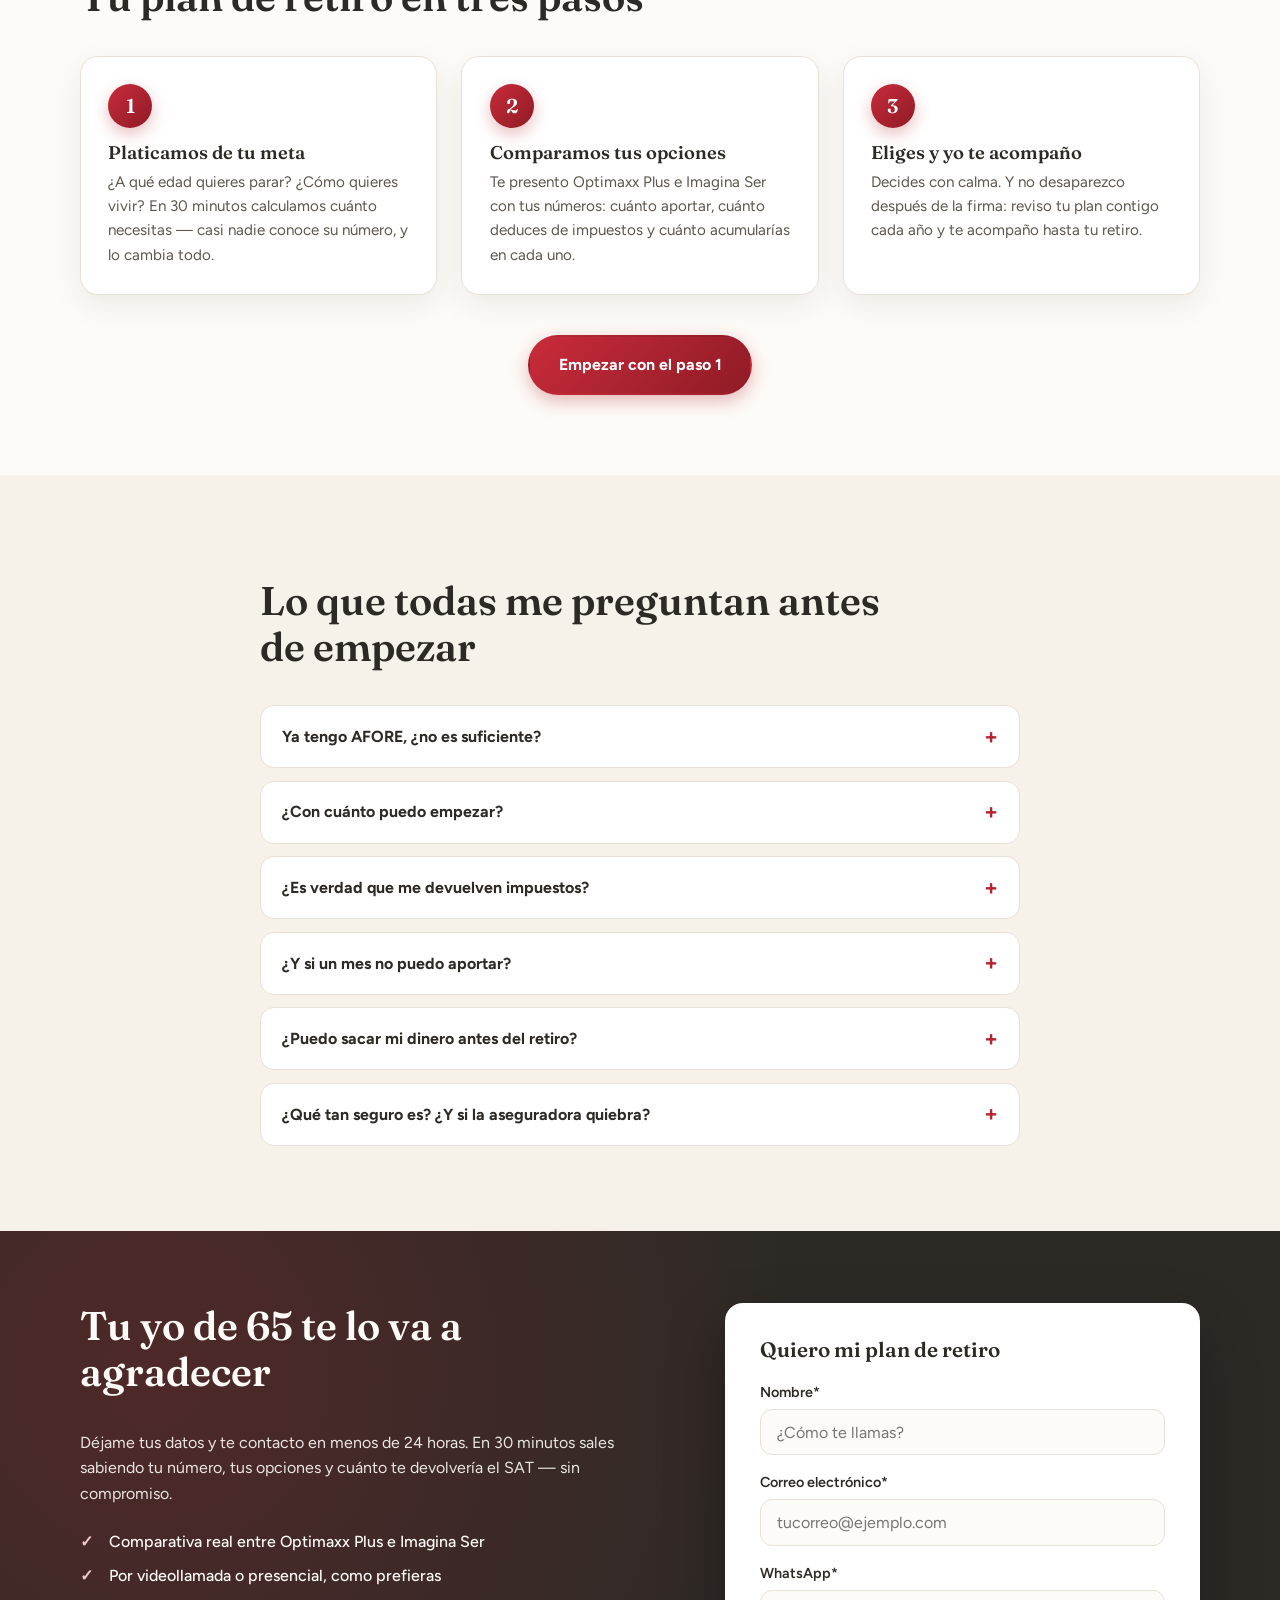
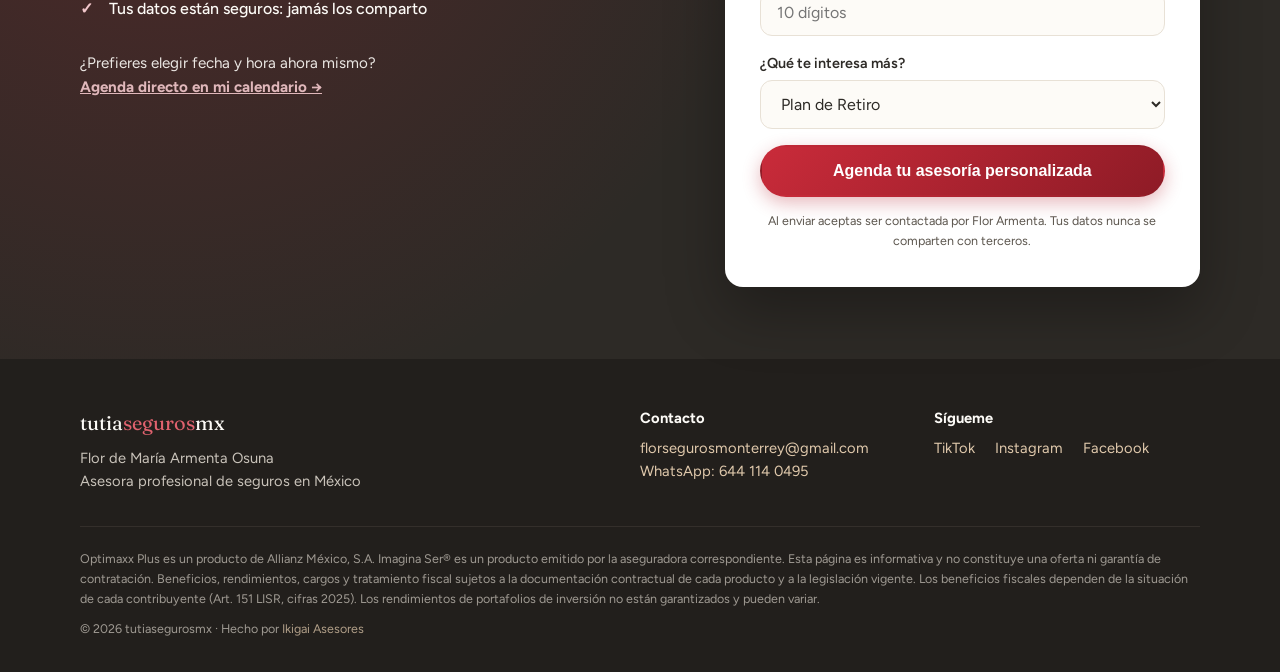
<file: ppr.html>
<!DOCTYPE html>
<html lang="es-MX">
<head>
  <meta charset="UTF-8">
  <meta name="viewport" content="width=device-width, initial-scale=1.0">
  <title>Plan Personal de Retiro · Tu libertad de los 65 se construye hoy | tutiasegurosmx</title>
  <meta name="description" content="Tu AFORE no va a alcanzar. Un Plan Personal de Retiro te da disciplina, rendimientos y devolución de impuestos. Compara los mejores planes con asesoría personalizada de Flor Armenta.">

  <!-- Open Graph (compartir en WhatsApp / redes) -->
  <meta property="og:type" content="website">
  <meta property="og:title" content="Hoy trabajas por tu dinero. Haz que mañana él trabaje por ti.">
  <meta property="og:description" content="Plan Personal de Retiro: disciplina, rendimientos y beneficio fiscal. Descubre cuál va contigo en una asesoría personalizada con Flor Armenta.">
  <meta property="og:image" content="assets/img/flor-sobre-mi.jpg">
  <meta property="og:locale" content="es_MX">
  <!-- TODO: pendiente clienta — actualizar og:url cuando se defina el dominio -->

  <script>document.documentElement.classList.add('js');</script>
  <link rel="icon" href="data:image/svg+xml,%3Csvg xmlns='http://www.w3.org/2000/svg' viewBox='0 0 100 100'%3E%3Ccircle cx='50' cy='50' r='50' fill='%23B42431'/%3E%3Ctext x='50' y='68' font-size='55' font-family='Georgia' fill='%23FDFBF7' text-anchor='middle'%3Et%3C/text%3E%3C/svg%3E">
  <link rel="preconnect" href="https://fonts.googleapis.com">
  <link rel="preconnect" href="https://fonts.gstatic.com" crossorigin>
  <link href="https://fonts.googleapis.com/css2?family=Fraunces:opsz,wght@9..144,500;9..144,600&family=Figtree:wght@400;500;600;700&display=swap" rel="stylesheet">
  <link rel="stylesheet" href="css/styles.css">
  <link rel="stylesheet" href="css/ppr.css">

  <!-- Calendly (pop-up de agenda) -->
  <link rel="stylesheet" href="https://assets.calendly.com/assets/external/widget.css">
  <script src="https://assets.calendly.com/assets/external/widget.js" async></script>

  <!-- Meta Pixel Code -->
  <script>
    !function(f,b,e,v,n,t,s)
    {if(f.fbq)return;n=f.fbq=function(){n.callMethod?
    n.callMethod.apply(n,arguments):n.queue.push(arguments)};
    if(!f._fbq)f._fbq=n;n.push=n;n.loaded=!0;n.version='2.0';
    n.queue=[];t=b.createElement(e);t.async=!0;
    t.src=v;s=b.getElementsByTagName(e)[0];
    s.parentNode.insertBefore(t,s)}(window, document,'script',
    'https://connect.facebook.net/en_US/fbevents.js');
    fbq('init', '1047820914364103');
    fbq('track', 'PageView');
    fbq('track', 'ViewContent', { content_name: 'Plan de Retiro' });
  </script>
  <noscript><img height="1" width="1" style="display:none"
    src="https://www.facebook.com/tr?id=1047820914364103&ev=PageView&noscript=1"
    /></noscript>
  <!-- End Meta Pixel Code -->
</head>
<body>

  <!-- ============ HEADER ============ -->
  <header class="header" id="header">
    <div class="container header__inner">
      <!-- TODO: pendiente clienta — sustituir por logotipo (PNG/SVG) -->
      <a href="index.html" class="header__brand">tutia<span>seguros</span>mx</a>
      <nav class="header__nav" id="nav" aria-label="Navegación principal">
        <a href="index.html">Inicio</a>
        <a href="#realidad">La realidad</a>
        <a href="#que-es">Qué es un PPR</a>
        <a href="#vehiculos">Tus opciones</a>
        <a href="#faq">Preguntas</a>
      </nav>
      <a href="#contacto" class="btn btn--primary btn--sm header__cta">Agendar asesoría</a>
      <button class="header__toggle" id="navToggle" aria-label="Abrir menú" aria-expanded="false">
        <span></span><span></span><span></span>
      </button>
    </div>
  </header>

  <main>
    <!-- ============ HERO ============ -->
    <section class="hero" id="inicio">
      <div class="hero__blob hero__blob--1" aria-hidden="true"></div>
      <div class="hero__blob hero__blob--2" aria-hidden="true"></div>
      <div class="container hero__grid">
        <div class="hero__content">
          <p class="hero__kicker">Plan Personal de Retiro</p>
          <h1 class="hero__title">Hoy trabajas por tu dinero. Haz que mañana <em class="resaltado">él trabaje por ti</em></h1>
          <p class="hero__subtitle">Tu yo de 65 años merece la misma calidad de vida que disfrutas hoy. Empieza a construirla desde ahora comprando tiempo y libertad — y de paso, el SAT te premia por hacerlo.</p>
          <div class="hero__actions">
            <a href="#contacto" class="btn btn--primary" data-track="Lead">Quiero mi plan de retiro</a>
            <a href="https://wa.me/526441140495?text=Hola%20Flor%2C%20quiero%20informaci%C3%B3n%20sobre%20un%20Plan%20Personal%20de%20Retiro"
               class="btn btn--ghost" target="_blank" rel="noopener" data-track="Contact">Pregúntame por WhatsApp</a>
          </div>
          <ul class="hero__checks">
            <li>Empieza desde $2,000 al mes, a tu ritmo</li>
            <li>Deducible de impuestos en tu declaración anual</li>
            <li>Trabajo con dos aseguradoras: te recomiendo la que te conviene a ti</li>
          </ul>
          <p class="hero__trust">Con el respaldo de <strong>Allianz</strong> y otra aseguradora líder</p>
        </div>
        <figure class="hero__media">
          <div class="hero__media-frame" aria-hidden="true"></div>
          <img src="assets/img/flor-sobre-mi.jpg" alt="Flor Armenta, tu asesora de planes de retiro" width="660" height="990" fetchpriority="high">
          <div class="hero__badge" aria-hidden="true">
            <strong>Tú eliges</strong>
            <span>a qué edad dejar de trabajar</span>
          </div>
        </figure>
      </div>
    </section>

    <!-- Cinta -->
    <div class="marquee" aria-hidden="true">
      <div class="marquee__track">
        <span>Libertad financiera</span><span>✦</span><span>Deducible de impuestos</span><span>✦</span><span>Renta de por vida</span><span>✦</span><span>Tu meta, tu plan</span><span>✦</span>
        <span>Libertad financiera</span><span>✦</span><span>Deducible de impuestos</span><span>✦</span><span>Renta de por vida</span><span>✦</span><span>Tu meta, tu plan</span><span>✦</span>
      </div>
    </div>

    <!-- ============ CIFRAS ============ -->
    <section class="stats" aria-label="Cifras sobre el retiro en México">
      <div class="container stats__grid">
        <div class="stat"><strong data-count="30" data-prefix="~" data-suffix="%">~30%</strong><span>de tu último sueldo es lo que te daría tu AFORE*</span></div>
        <div class="stat"><strong data-count="206" data-prefix="$" data-suffix=" mil">$206 mil</strong><span>al año puedes deducir de impuestos con tu PPR*</span></div>
        <div class="stat"><strong data-count="2" data-suffix=" gigantes">2 gigantes</strong><span>mundiales respaldan tu plan, entre ellos Allianz</span></div>
        <div class="stat"><strong data-count="30" data-suffix=" min">30 min</strong><span>dura la asesoría personalizada donde armamos tus números</span></div>
      </div>
    </section>

    <!-- ============ LA REALIDAD (DOLOR) ============ -->
    <section class="section" id="realidad">
      <div class="container">
        <p class="section__kicker">Hablemos claro</p>
        <h2 class="section__title">Tu AFORE sola no te va a alcanzar. Y nadie te lo dice.</h2>
        <div class="realidad__grid">
          <div class="realidad__texto">
            <p>Imagínate esto: hoy ganas <strong>$30,000 al mes</strong>. Te pensionas, y tu AFORE te deposita alrededor de <strong>$9,000</strong>. La renta, la despensa, tus medicinas, tus gustos… con una tercera parte de lo que estás acostumbrada a vivir.</p>
            <p>Y para mantener tu nivel de vida al retirarte, vas a necesitar <strong>al menos el 80% de tu último ingreso</strong>. La diferencia entre ese 80% y el ~30% de la AFORE no va a salir de la nada: o la construyes tú, o no existe.</p>
            <p>No es para asustarte — es para que la decisión la tomes tú, hoy, y no la tome tu cartera a los 65. La buena noticia: con un Plan Personal de Retiro, cada peso que apartes ahora va a trabajar años para ti.</p>
            <p class="realidad__punch">Entre más joven empiezas, menos te cuesta tu libertad. <strong>El mejor momento fue ayer; el segundo mejor es hoy.</strong></p>
          </div>
          <div class="grafica" role="img" aria-label="Comparación: tu sueldo hoy contra tu pensión de AFORE, aproximadamente 30%">
            <div class="grafica__item">
              <div class="grafica__barra grafica__barra--hoy"><span>$30,000</span></div>
              <p>Tu vida hoy</p>
            </div>
            <div class="grafica__item">
              <div class="grafica__barra grafica__barra--afore"><span>~$9,000</span></div>
              <p>Tu vida con pura AFORE</p>
            </div>
            <div class="grafica__item">
              <div class="grafica__barra grafica__barra--ppr"><span>Tú decides</span></div>
              <p>Tu vida con AFORE + PPR</p>
            </div>
          </div>
        </div>
        <p class="nota-legal">*Tasa de reemplazo estimada para la generación AFORE según cifras de CONSAR/OCDE y guías informativas de las aseguradoras; el monto exacto depende de cada historial. Ejemplo ilustrativo.</p>
      </div>
    </section>

    <!-- ============ QUÉ ES UN PPR ============ -->
    <section class="section section--cream" id="que-es">
      <div class="container">
        <p class="section__kicker">Sin tecnicismos</p>
        <h2 class="section__title">Un PPR es tu ahorro con tres superpoderes</h2>
        <div class="cards cards--3">
          <article class="card">
            <div class="card__icon">📆</div>
            <h3>Disciplina automática</h3>
            <p>Se aporta solito cada mes, antes de que el dinero "se vaya". La constancia que te cuesta tener con una cuenta de ahorro, aquí viene incluida.</p>
          </article>
          <article class="card">
            <div class="card__icon">📈</div>
            <h3>Tu dinero genera dinero</h3>
            <p>Tus aportaciones se invierten y los rendimientos generan más rendimientos. A 20 o 30 años, ese efecto bola de nieve hace la diferencia entre sobrevivir y vivir.</p>
          </article>
          <article class="card">
            <div class="card__icon">🧾</div>
            <h3>El SAT te premia</h3>
            <p>Tus aportaciones son deducibles en tu declaración anual: puedes deducir hasta el 10% de tus ingresos (tope ~$206 mil al año). Ahorras para ti y pagas menos impuestos hoy.</p>
          </article>
        </div>
        <p class="nota-legal">Beneficio fiscal conforme al Art. 151 de la LISR (tope 5 UMA anuales, cifra 2025). Aplica según tu régimen y situación fiscal; lo revisamos en tu asesoría.</p>
      </div>
    </section>

    <!-- ============ LOS DOS VEHÍCULOS ============ -->
    <section class="section" id="vehiculos">
      <div class="container">
        <p class="section__kicker">Tus dos opciones</p>
        <h2 class="section__title">Trabajo con los dos mejores vehículos del mercado — y eso te conviene a ti</h2>
        <p class="vehiculos__intro">La mayoría de los asesores solo pueden ofrecerte el producto de su aseguradora. Yo trabajo con <strong>Allianz</strong> y con otra aseguradora líder, así que mi recomendación se basa en lo que tú necesitas — no en lo que me toca vender.</p>

        <div class="vehiculos__cards">
          <article class="card vehiculo">
            <p class="vehiculo__marca">Allianz</p>
            <h3>Optimaxx Plus</h3>
            <p class="vehiculo__lema">Para la que quiere ver crecer su dinero</p>
            <ul class="vehiculo__lista">
              <li>Tu dinero se invierte en <strong>19 portafolios</strong>: pesos, dólares, euros y hasta empresas tecnológicas, oro o energía limpia</li>
              <li>Empiezas desde <strong>$2,000 al mes</strong> y puedes aportar extra cuando quieras</li>
              <li><strong>Bono de fidelidad</strong>: puede llegar hasta el 100% de lo que aportes tu primer año, como premio por constancia</li>
              <li>Flexibilidad real: pausa de hasta 12 meses, retiros y préstamos si la vida aprieta</li>
              <li>Sin exámenes médicos ni complicaciones para empezar</li>
            </ul>
          </article>

          <div class="vehiculos__vs" aria-hidden="true"><span>vs</span></div>

          <article class="card vehiculo">
            <p class="vehiculo__marca vehiculo__marca--smnyl">Aseguradora líder</p>
            <h3>Imagina Ser</h3>
            <p class="vehiculo__lema">Para la que quiere certeza mes a mes</p>
            <ul class="vehiculo__lista">
              <li>Al retirarte recibes una <strong>renta mensual de por vida</strong> — tu propia pensión, pase lo que pase con los mercados</li>
              <li>Incluye <strong>seguro de vida</strong>: si faltas antes del retiro, tu familia recibe la protección contratada</li>
              <li>Tu ahorro crece con <strong>tasa mínima garantizada</strong>, en dólares o UDIs (que se ajustan con la inflación)</li>
              <li>Tú eliges tu edad de retiro: 60, 65 o 70 años</li>
              <li>Hasta un <strong>aguinaldo</strong> en tus primeros 5 años de retiro y rentas que puedes heredar</li>
              <li><strong>Flexible si la vida aprieta</strong>: puedes pausar tus aportaciones un tiempo sin que tu seguro de vida se caiga</li>
            </ul>
          </article>
        </div>

        <!-- Comparativa simple -->
        <div class="comparativa-wrap">
          <table class="comparativa">
            <caption class="sr-only">Comparación sencilla entre Optimaxx Plus e Imagina Ser</caption>
            <thead>
              <tr>
                <th scope="col">¿Qué buscas?</th>
                <th scope="col">Optimaxx Plus</th>
                <th scope="col">Imagina Ser</th>
              </tr>
            </thead>
            <tbody>
              <tr>
                <th scope="row">Tu dinero crece…</th>
                <td>Invertido en portafolios globales que tú eliges</td>
                <td>Con tasa mínima garantizada, sin sustos</td>
              </tr>
              <tr>
                <th scope="row">Al retirarte recibes…</th>
                <td>Tu saldo acumulado, con libertad de uso</td>
                <td>Renta mensual de por vida (o pago único)</td>
              </tr>
              <tr>
                <th scope="row">Si tú faltaras…</th>
                <td>Tu ahorro pasa a tus beneficiarios</td>
                <td>Tu familia recibe además un seguro de vida</td>
              </tr>
              <tr>
                <th scope="row">Deducible de impuestos</th>
                <td>Sí ✓ — eliges tu esquema fiscal al contratar</td>
                <td>Sí ✓ — incluso puedes combinar dos vías de deducción en el mismo plan</td>
              </tr>
              <tr>
                <th scope="row">Su premio especial</th>
                <td>Bono de hasta 100% de tu primer año</td>
                <td>Aguinaldo tus primeros 5 años de retiro</td>
              </tr>
            </tbody>
          </table>
        </div>
        <p class="nota-legal">Resumen ilustrativo en lenguaje simple. Las condiciones exactas (montos, plazos, cargos, coberturas, requisitos de cada beneficio y tratamiento fiscal) constan en la documentación contractual de cada aseguradora, y varían según el plan que se contrate. Algunas opciones, como la renta mensual vitalicia o la pausa de aportaciones, aplican a partir de ciertos montos o condiciones del plan.</p>
      </div>
    </section>

    <!-- ============ CUÁL VA CONTIGO ============ -->
    <section class="section section--cream" id="cual">
      <div class="container">
        <p class="section__kicker">¿Cuál va contigo?</p>
        <h2 class="section__title">No tienes que decidirlo sola (ni hoy)</h2>
        <div class="cards cards--3">
          <article class="card">
            <div class="card__icon">🚀</div>
            <h3>"Quiero que mi dinero crezca y poder moverlo"</h3>
            <p>Si te emociona invertir en empresas del mundo, quieres flexibilidad y entiendes que los rendimientos varían, probablemente lo tuyo es <strong>Optimaxx Plus</strong>.</p>
          </article>
          <article class="card">
            <div class="card__icon">🛡️</div>
            <h3>"Quiero saber con cuánto contaré cada mes"</h3>
            <p>Si duermes mejor con una pensión propia garantizada de por vida y un seguro de vida que cuide a los tuyos en el camino, probablemente lo tuyo es <strong>Imagina Ser</strong>.</p>
          </article>
          <article class="card card--destacada">
            <p class="card__tag">Secreto de asesora</p>
            <h3>"¿Y si quiero las dos cosas?"</h3>
            <p>No tienes que elegir solo uno. Podemos <strong>combinar los dos planes</strong>: una parte de tu dinero crece con la inversión y otra te asegura una renta fija de por vida. En tu asesoría armamos la mezcla ideal para ti.</p>
          </article>
        </div>
        <div class="section__center">
          <a href="#contacto" class="btn btn--primary">Descubre cuál es tu plan</a>
        </div>
      </div>
    </section>

    <!-- ============ CÓMO FUNCIONA ============ -->
    <section class="section" id="como-funciona">
      <div class="container">
        <p class="section__kicker">Así de simple</p>
        <h2 class="section__title">Tu plan de retiro en tres pasos</h2>
        <ol class="pasos">
          <li class="paso">
            <span class="paso__num">1</span>
            <h3>Platicamos de tu meta</h3>
            <p>¿A qué edad quieres parar? ¿Cómo quieres vivir? En 30 minutos calculamos cuánto necesitas — casi nadie conoce su número, y lo cambia todo.</p>
          </li>
          <li class="paso">
            <span class="paso__num">2</span>
            <h3>Comparamos tus opciones</h3>
            <p>Te presento Optimaxx Plus e Imagina Ser con tus números: cuánto aportar, cuánto deduces de impuestos y cuánto acumularías en cada uno.</p>
          </li>
          <li class="paso">
            <span class="paso__num">3</span>
            <h3>Eliges y yo te acompaño</h3>
            <p>Decides con calma. Y no desaparezco después de la firma: reviso tu plan contigo cada año y te acompaño hasta tu retiro.</p>
          </li>
        </ol>
        <div class="section__center">
          <a href="#contacto" class="btn btn--primary">Empezar con el paso 1</a>
        </div>
      </div>
    </section>

    <!-- ============ FAQ ============ -->
    <section class="section section--cream" id="faq">
      <div class="container container--narrow">
        <p class="section__kicker">Preguntas frecuentes</p>
        <h2 class="section__title">Lo que todas me preguntan antes de empezar</h2>
        <div class="faq">
          <details>
            <summary>Ya tengo AFORE, ¿no es suficiente?</summary>
            <p>Tu AFORE es la base, no el plan completo. Para la mayoría, la pensión de AFORE ronda una tercera parte del último sueldo. El PPR existe justo para cerrar ese hueco: AFORE + PPR es como tener dos motores en lugar de uno.</p>
          </details>
          <details>
            <summary>¿Con cuánto puedo empezar?</summary>
            <p>Hay planes desde alrededor de $2,000 al mes. Pero más importante que el monto inicial es tu meta: en la asesoría calculamos cuánto necesitas aportar para la vida que quieres, y lo ajustamos a tu presupuesto real.</p>
          </details>
          <details>
            <summary>¿Es verdad que me devuelven impuestos?</summary>
            <p>Sí: tus aportaciones son deducibles en tu declaración anual (hasta el 10% de tus ingresos, con tope de ~$206 mil al año). Si trabajas por nómina u honorarios y haces declaración, ese beneficio puede regresarte miles de pesos cada año. Te explico cómo aplicarlo paso a paso.</p>
          </details>
          <details>
            <summary>¿Y si un mes no puedo aportar?</summary>
            <p>La vida pasa, y los dos planes lo contemplan: uno te da un periodo de descanso de hasta 12 meses, y el otro te permite pausar aportaciones sin perder tu seguro de vida. La clave es avisarme a tiempo para elegir la opción que no castigue tu ahorro.</p>
          </details>
          <details>
            <summary>¿Puedo sacar mi dinero antes del retiro?</summary>
            <p>En general sí, pero con condiciones y posibles impuestos — porque este dinero tiene una misión: tu libertad futura. Si buscas liquidez total, te lo digo de frente: un PPR no es el instrumento; lo armamos con otra estrategia.</p>
          </details>
          <details>
            <summary>¿Qué tan seguro es? ¿Y si la aseguradora quiebra?</summary>
            <p>Hablamos de grupos financieros entre los más grandes y antiguos del mundo, regulados en México por la CNSF. Tu plan es un contrato formal con instituciones que llevan más de un siglo pagando lo que prometen.</p>
          </details>
        </div>
      </div>
    </section>

    <!-- ============ CTA FINAL + FORMULARIO ============ -->
    <section class="section contacto" id="contacto">
      <div class="container contacto__grid">
        <div class="contacto__content">
          <h2 class="section__title">Tu yo de 65 te lo va a agradecer</h2>
          <p>Déjame tus datos y te contacto en menos de 24 horas. En 30 minutos sales sabiendo tu número, tus opciones y cuánto te devolvería el SAT — sin compromiso.</p>
          <ul class="hero__checks">
            <li>Comparativa real entre Optimaxx Plus e Imagina Ser</li>
            <li>Por videollamada o presencial, como prefieras</li>
            <li>Tus datos están seguros: jamás los comparto</li>
          </ul>
          <p class="contacto__alt">¿Prefieres elegir fecha y hora ahora mismo?<br>
            <a href="https://calendly.com/florsegurosmonterrey/asesoria-gratuita" class="contacto__calendly" data-calendly>Agenda directo en mi calendario →</a>
          </p>
        </div>
        <form class="form" id="leadForm" novalidate>
          <h3 class="form__title">Quiero mi plan de retiro</h3>
          <div class="form__field">
            <label for="nombre">Nombre*</label>
            <input type="text" id="nombre" name="nombre" autocomplete="name" placeholder="¿Cómo te llamas?" required>
          </div>
          <div class="form__field">
            <label for="email">Correo electrónico*</label>
            <input type="email" id="email" name="email" autocomplete="email" placeholder="tucorreo@ejemplo.com" required>
          </div>
          <div class="form__field">
            <label for="whatsapp">WhatsApp*</label>
            <input type="tel" id="whatsapp" name="whatsapp" autocomplete="tel" inputmode="numeric" placeholder="10 dígitos" required>
          </div>
          <div class="form__field">
            <label for="producto">¿Qué te interesa más?</label>
            <select id="producto" name="producto">
              <option value="Plan de Retiro" selected>Plan de Retiro</option>
              <option value="Aún no lo sé">Aún no lo sé, quiero orientación</option>
              <option value="Vida Mujer">Vida Mujer</option>
              <option value="Gastos Médicos">Gastos Médicos Mayores</option>
              <option value="Segubeca">Segubeca (educación de mis hijos)</option>
            </select>
          </div>
          <button type="submit" class="btn btn--primary btn--block">Agenda tu asesoría personalizada</button>
          <p class="form__privacy">Al enviar aceptas ser contactada por Flor Armenta. Tus datos nunca se comparten con terceros.</p>
          <p class="form__success" id="formSuccess" hidden>¡Listo! Recibí tus datos. Te contacto en menos de 24 horas. 💌</p>
        </form>
      </div>
    </section>
  </main>

  <!-- ============ FOOTER ============ -->
  <footer class="footer">
    <div class="container footer__grid">
      <div>
        <p class="footer__brand">tutia<span>seguros</span>mx</p>
        <p>Flor de María Armenta Osuna<br>Asesora profesional de seguros en México</p>
      </div>
      <div>
        <p class="footer__heading">Contacto</p>
        <p><a href="mailto:florsegurosmonterrey@gmail.com">florsegurosmonterrey@gmail.com</a><br>
        <a href="https://wa.me/526441140495" target="_blank" rel="noopener">WhatsApp: 644 114 0495</a></p>
      </div>
      <div>
        <p class="footer__heading">Sígueme</p>
        <p class="footer__social">
          <a href="https://www.tiktok.com/@tutiasegurosmx" target="_blank" rel="noopener">TikTok</a>
          <a href="https://www.instagram.com/tutiasegurosmx/" target="_blank" rel="noopener">Instagram</a>
          <a href="https://www.facebook.com/profile.php?id=61562341318242" target="_blank" rel="noopener">Facebook</a>
        </p>
      </div>
    </div>
    <div class="container footer__legal">
      <p>Optimaxx Plus es un producto de Allianz México, S.A. Imagina Ser® es un producto emitido por la aseguradora correspondiente. Esta página es informativa y no constituye una oferta ni garantía de contratación. Beneficios, rendimientos, cargos y tratamiento fiscal sujetos a la documentación contractual de cada producto y a la legislación vigente. Los beneficios fiscales dependen de la situación de cada contribuyente (Art. 151 LISR, cifras 2025). Los rendimientos de portafolios de inversión no están garantizados y pueden variar.</p>
      <p>© 2026 tutiasegurosmx · Hecho por <a href="https://ikigaiasesores.vercel.app" target="_blank" rel="noopener">Ikigai Asesores</a></p>
    </div>
  </footer>

  <!-- WhatsApp flotante -->
  <a href="https://wa.me/526441140495?text=Hola%20Flor%2C%20estoy%20viendo%20la%20p%C3%A1gina%20del%20Plan%20de%20Retiro%20y%20quiero%20mi%20asesor%C3%ADa%20personalizada"
     class="whatsapp-float" target="_blank" rel="noopener" aria-label="Escríbeme por WhatsApp" data-track="Contact">
    <svg viewBox="0 0 32 32" width="30" height="30" fill="currentColor" aria-hidden="true">
      <path d="M16 2.7C8.7 2.7 2.7 8.7 2.7 16c0 2.5.7 4.9 2 7L2.7 29.3l6.5-1.9c2 1.2 4.3 1.8 6.8 1.8 7.3 0 13.3-6 13.3-13.3S23.3 2.7 16 2.7zm0 24.2c-2.2 0-4.3-.6-6.1-1.7l-.4-.3-3.9 1.1 1.1-3.8-.3-.4a10.8 10.8 0 0 1-1.7-5.8C4.7 9.9 9.8 4.9 16 4.9S27.3 9.9 27.3 16 22.2 26.9 16 26.9zm6-8.1c-.3-.2-1.9-1-2.2-1.1-.3-.1-.5-.2-.7.2-.2.3-.8 1.1-1 1.3-.2.2-.4.2-.7.1-.3-.2-1.4-.5-2.6-1.6-1-.9-1.6-1.9-1.8-2.2-.2-.3 0-.5.1-.7l.5-.6c.2-.2.2-.3.3-.6.1-.2 0-.4 0-.6l-1-2.4c-.3-.6-.5-.5-.7-.5h-.6c-.2 0-.6.1-.9.4-.3.3-1.1 1.1-1.1 2.7s1.2 3.1 1.3 3.3c.2.2 2.3 3.6 5.7 5 .8.3 1.4.5 1.9.7.8.2 1.5.2 2.1.1.6-.1 1.9-.8 2.2-1.5.3-.8.3-1.4.2-1.5-.1-.2-.3-.2-.6-.4z"/>
    </svg>
  </a>

  <script src="js/main.js" defer></script>
</body>
</html>
</file>
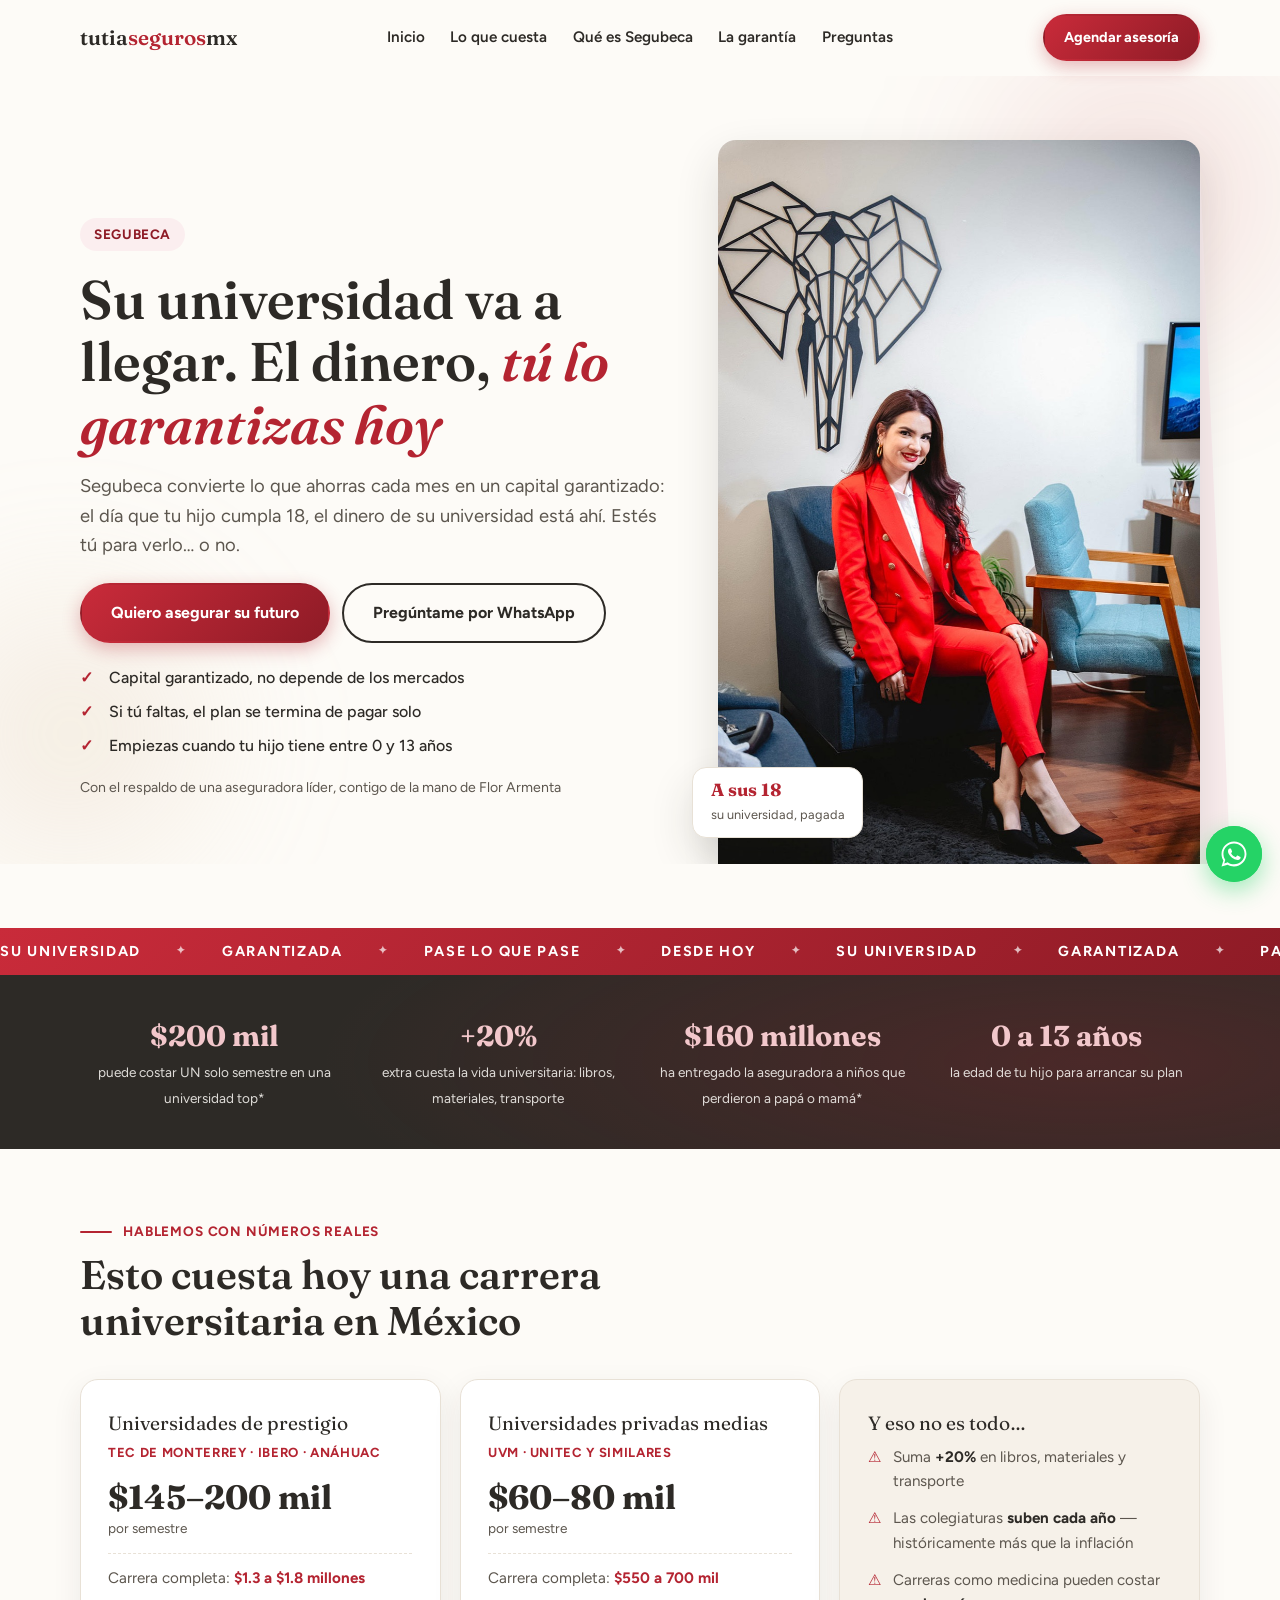
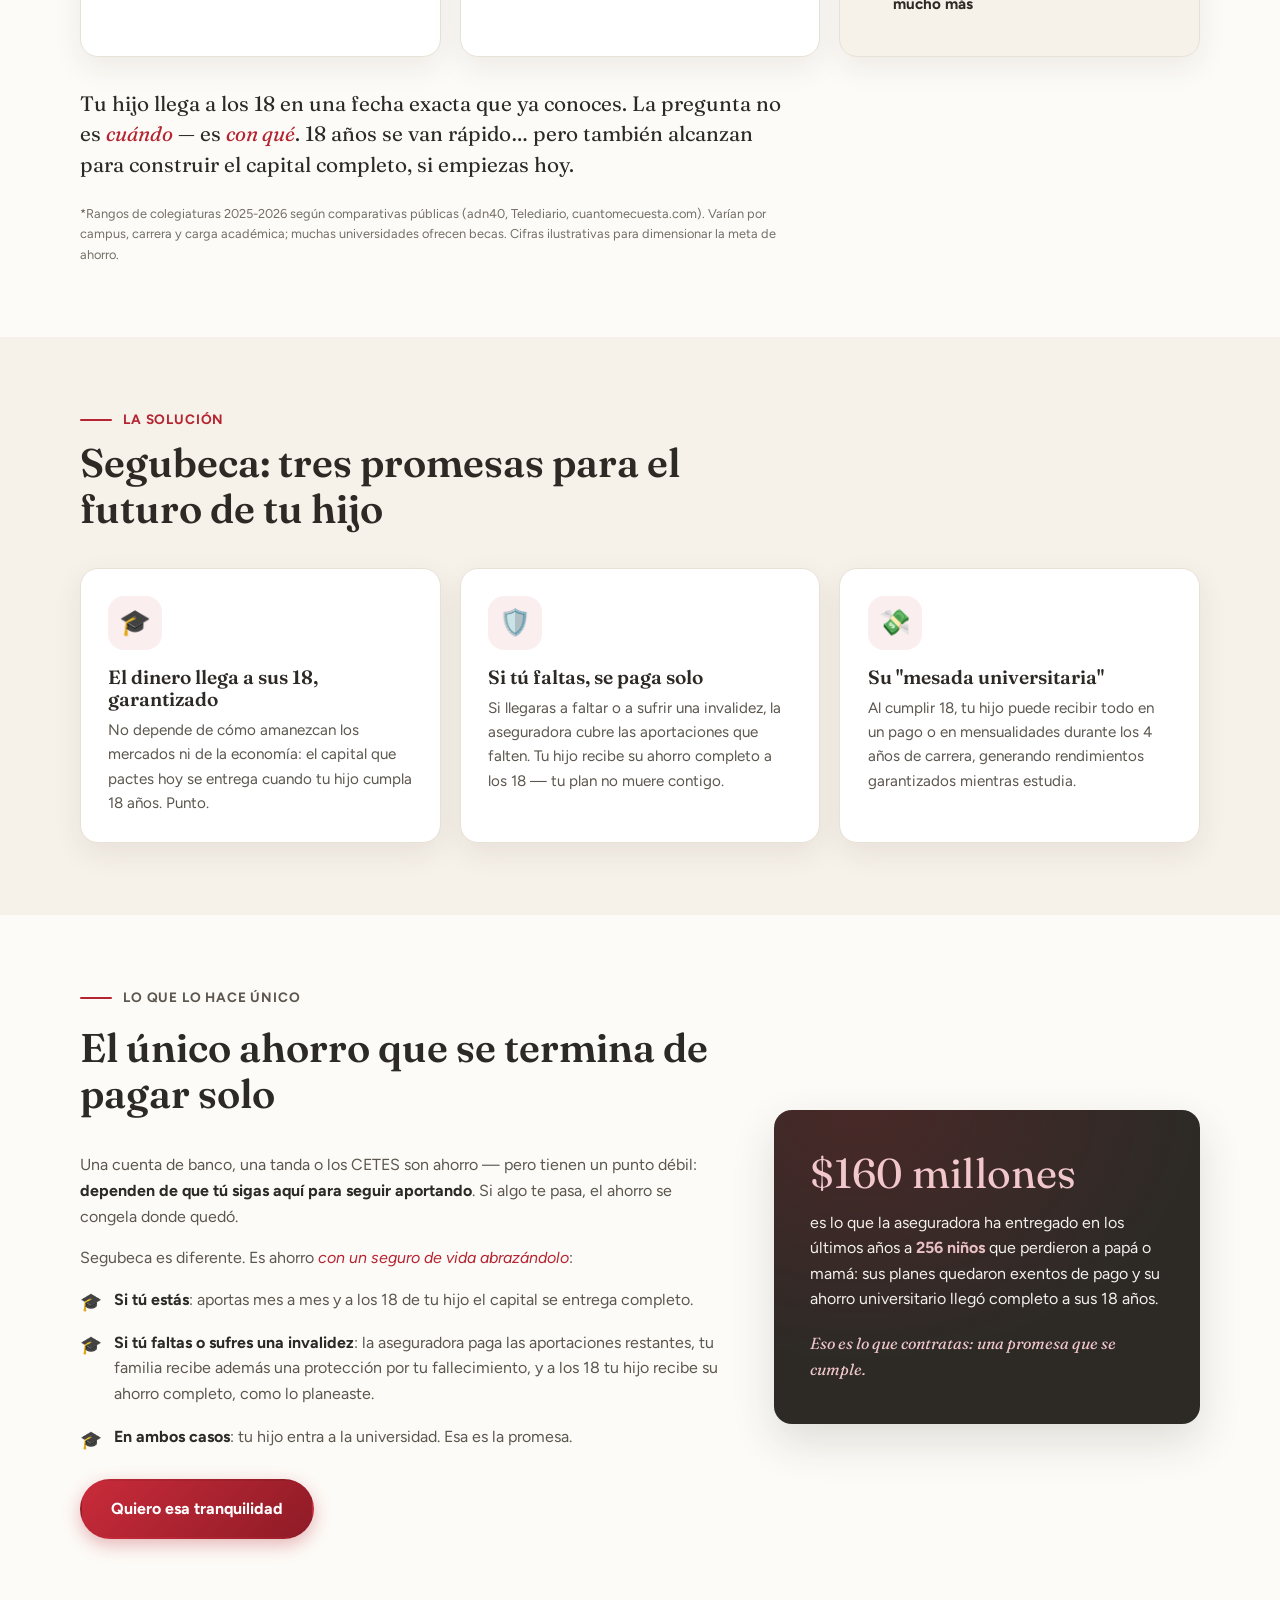
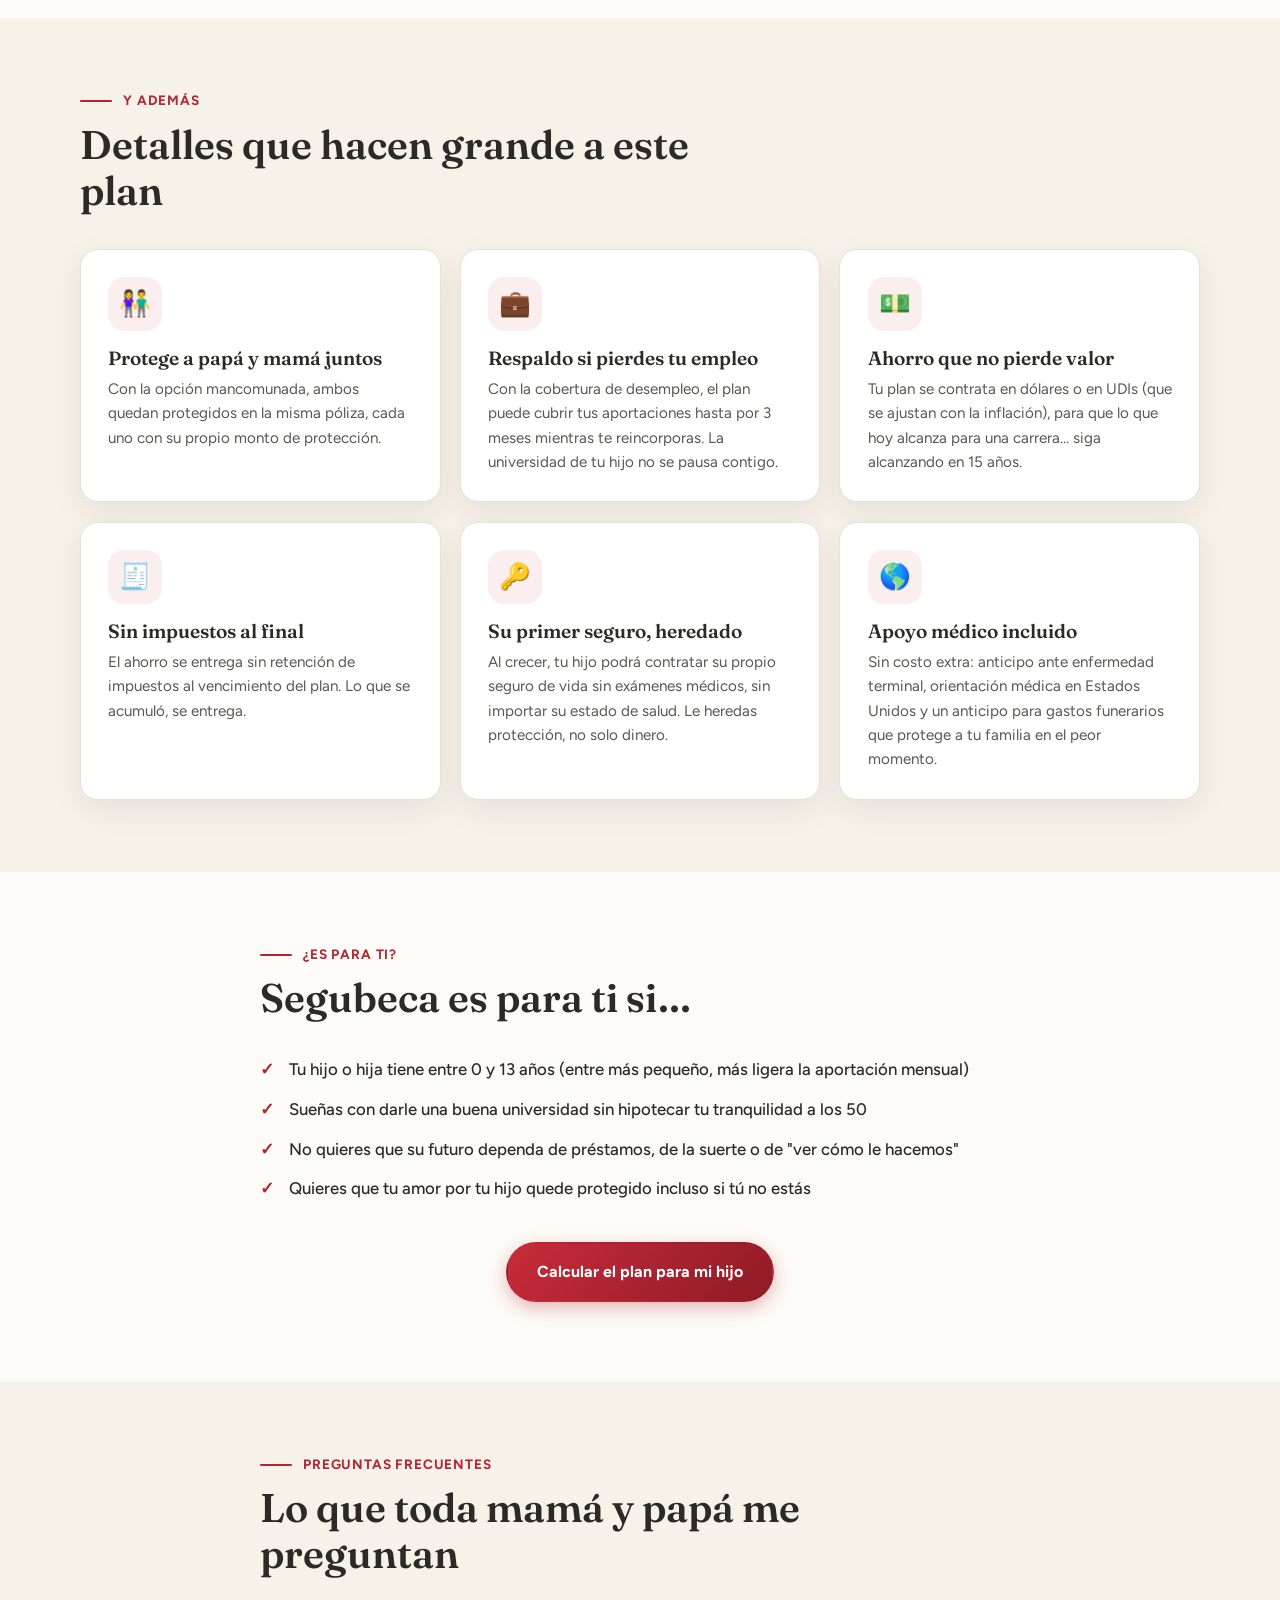
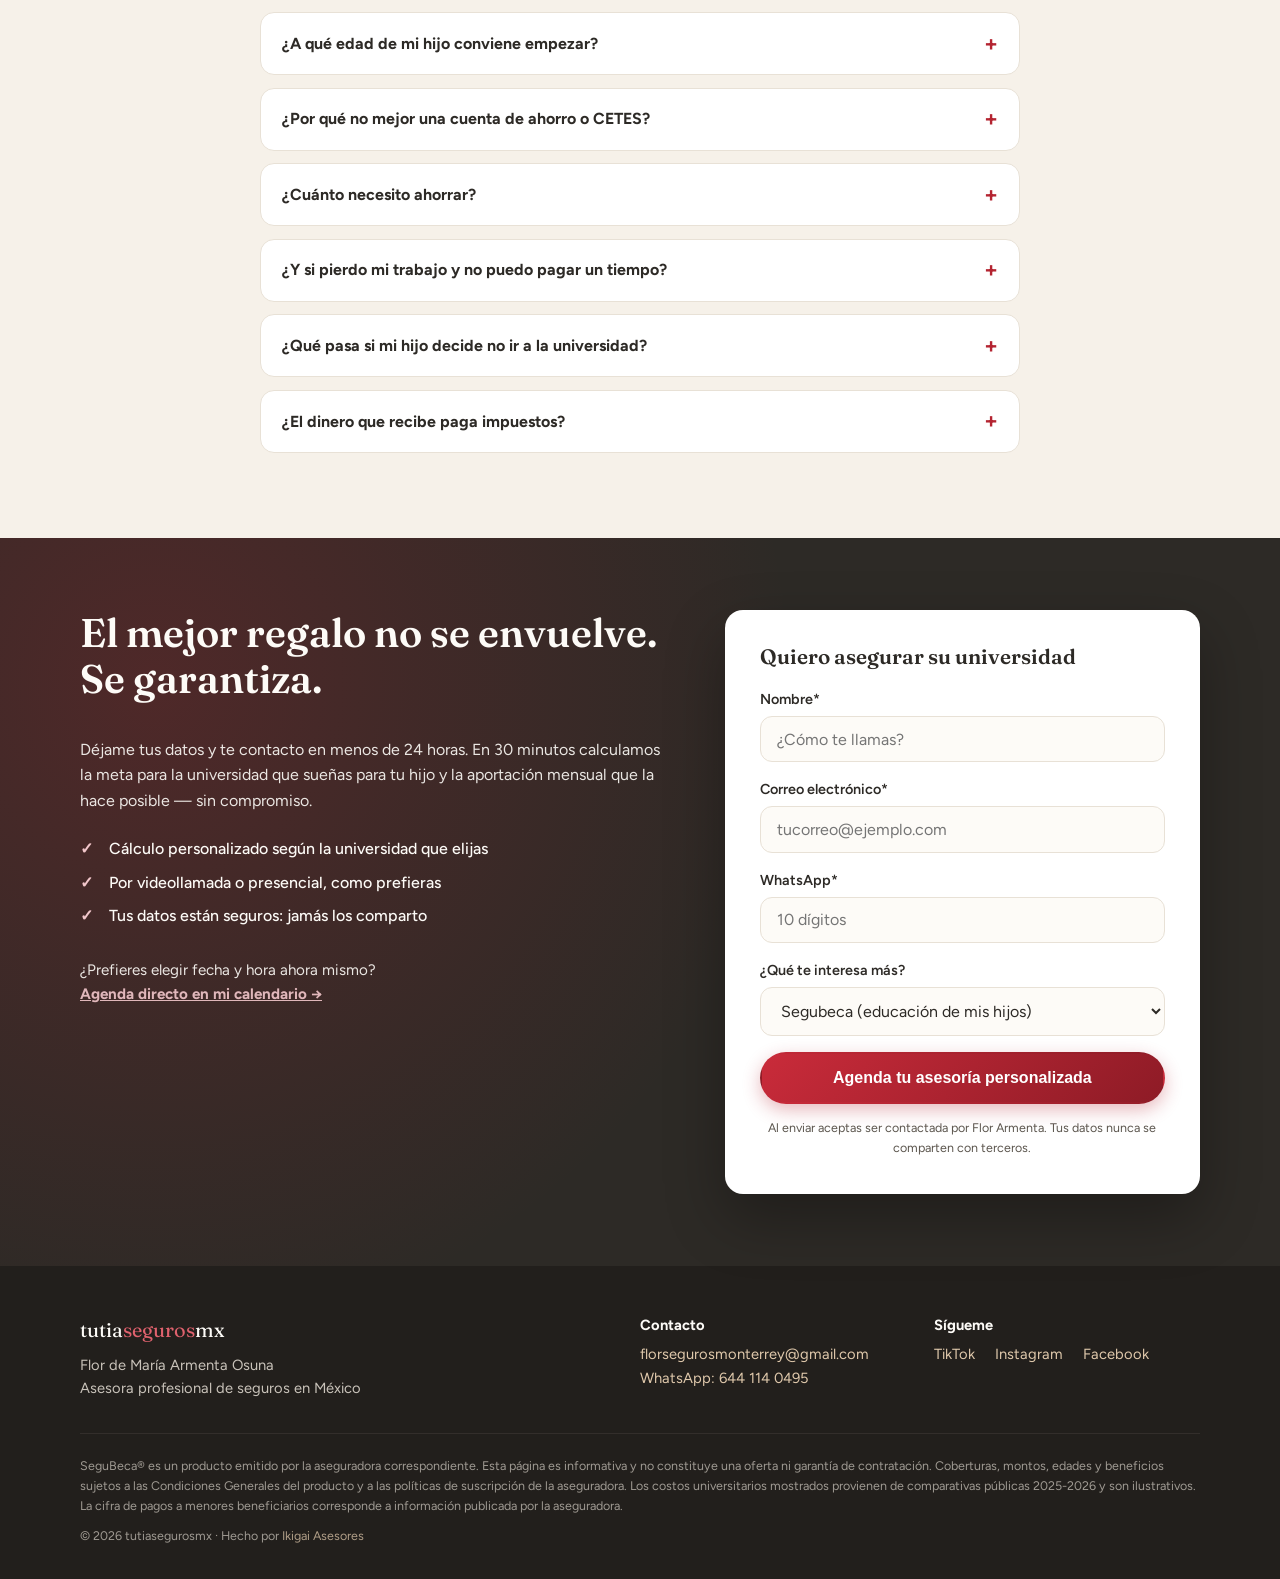
<file: segubeca.html>
<!DOCTYPE html>
<html lang="es-MX">
<head>
  <meta charset="UTF-8">
  <meta name="viewport" content="width=device-width, initial-scale=1.0">
  <title>Segubeca · El ahorro para su universidad que llega, pase lo que pase | tutiasegurosmx</title>
  <meta name="description" content="Una carrera universitaria privada en México puede costar más de $1.5 millones. Segubeca garantiza el capital para la universidad de tu hijo a sus 18 años — incluso si tú llegaras a faltar. Asesoría personalizada con Flor Armenta.">

  <!-- Open Graph (compartir en WhatsApp / redes) -->
  <meta property="og:type" content="website">
  <meta property="og:title" content="Su universidad va a llegar. ¿Y el dinero?">
  <meta property="og:description" content="Segubeca: el ahorro garantizado para la universidad de tu hijo, que se termina de pagar solo si tú faltas. Agenda tu asesoría personalizada con Flor Armenta.">
  <meta property="og:image" content="assets/img/flor-hero.jpg">
  <meta property="og:locale" content="es_MX">
  <!-- TODO: pendiente clienta — actualizar og:url cuando se defina el dominio -->

  <script>document.documentElement.classList.add('js');</script>
  <link rel="icon" href="data:image/svg+xml,%3Csvg xmlns='http://www.w3.org/2000/svg' viewBox='0 0 100 100'%3E%3Ccircle cx='50' cy='50' r='50' fill='%23B42431'/%3E%3Ctext x='50' y='68' font-size='55' font-family='Georgia' fill='%23FDFBF7' text-anchor='middle'%3Et%3C/text%3E%3C/svg%3E">
  <link rel="preconnect" href="https://fonts.googleapis.com">
  <link rel="preconnect" href="https://fonts.gstatic.com" crossorigin>
  <link href="https://fonts.googleapis.com/css2?family=Fraunces:opsz,wght@9..144,500;9..144,600&family=Figtree:wght@400;500;600;700&display=swap" rel="stylesheet">
  <link rel="stylesheet" href="css/styles.css">
  <link rel="stylesheet" href="css/segubeca.css">

  <!-- Calendly (pop-up de agenda) -->
  <link rel="stylesheet" href="https://assets.calendly.com/assets/external/widget.css">
  <script src="https://assets.calendly.com/assets/external/widget.js" async></script>

  <!-- Meta Pixel Code -->
  <script>
    !function(f,b,e,v,n,t,s)
    {if(f.fbq)return;n=f.fbq=function(){n.callMethod?
    n.callMethod.apply(n,arguments):n.queue.push(arguments)};
    if(!f._fbq)f._fbq=n;n.push=n;n.loaded=!0;n.version='2.0';
    n.queue=[];t=b.createElement(e);t.async=!0;
    t.src=v;s=b.getElementsByTagName(e)[0];
    s.parentNode.insertBefore(t,s)}(window, document,'script',
    'https://connect.facebook.net/en_US/fbevents.js');
    fbq('init', '1047820914364103');
    fbq('track', 'PageView');
    fbq('track', 'ViewContent', { content_name: 'Segubeca' });
  </script>
  <noscript><img height="1" width="1" style="display:none"
    src="https://www.facebook.com/tr?id=1047820914364103&ev=PageView&noscript=1"
    /></noscript>
  <!-- End Meta Pixel Code -->
</head>
<body>

  <!-- ============ HEADER ============ -->
  <header class="header" id="header">
    <div class="container header__inner">
      <!-- TODO: pendiente clienta — sustituir por logotipo (PNG/SVG) -->
      <a href="index.html" class="header__brand">tutia<span>seguros</span>mx</a>
      <nav class="header__nav" id="nav" aria-label="Navegación principal">
        <a href="index.html">Inicio</a>
        <a href="#costos">Lo que cuesta</a>
        <a href="#que-es">Qué es Segubeca</a>
        <a href="#garantia">La garantía</a>
        <a href="#faq">Preguntas</a>
      </nav>
      <a href="#contacto" class="btn btn--primary btn--sm header__cta">Agendar asesoría</a>
      <button class="header__toggle" id="navToggle" aria-label="Abrir menú" aria-expanded="false">
        <span></span><span></span><span></span>
      </button>
    </div>
  </header>

  <main>
    <!-- ============ HERO ============ -->
    <section class="hero" id="inicio">
      <div class="hero__blob hero__blob--1" aria-hidden="true"></div>
      <div class="hero__blob hero__blob--2" aria-hidden="true"></div>
      <div class="container hero__grid">
        <div class="hero__content">
          <p class="hero__kicker">Segubeca</p>
          <h1 class="hero__title">Su universidad va a llegar. El dinero, <em class="resaltado">tú lo garantizas hoy</em></h1>
          <p class="hero__subtitle">Segubeca convierte lo que ahorras cada mes en un capital garantizado: el día que tu hijo cumpla 18, el dinero de su universidad está ahí. Estés tú para verlo… o no.</p>
          <div class="hero__actions">
            <a href="#contacto" class="btn btn--primary" data-track="Lead">Quiero asegurar su futuro</a>
            <a href="https://wa.me/526441140495?text=Hola%20Flor%2C%20quiero%20informaci%C3%B3n%20sobre%20Segubeca%20para%20la%20universidad%20de%20mi%20hijo%20%F0%9F%8E%93"
               class="btn btn--ghost" target="_blank" rel="noopener" data-track="Contact">Pregúntame por WhatsApp</a>
          </div>
          <ul class="hero__checks">
            <li>Capital garantizado, no depende de los mercados</li>
            <li>Si tú faltas, el plan se termina de pagar solo</li>
            <li>Empiezas cuando tu hijo tiene entre 0 y 13 años</li>
          </ul>
          <p class="hero__trust">Con el respaldo de una aseguradora líder, contigo de la mano de Flor Armenta</p>
        </div>
        <figure class="hero__media">
          <div class="hero__media-frame" aria-hidden="true"></div>
          <img src="assets/img/flor-hero.jpg" alt="Flor Armenta, tu asesora para el plan educativo Segubeca" width="660" height="990" fetchpriority="high">
          <div class="hero__badge" aria-hidden="true">
            <strong>A sus 18</strong>
            <span>su universidad, pagada</span>
          </div>
        </figure>
      </div>
    </section>

    <!-- Cinta -->
    <div class="marquee" aria-hidden="true">
      <div class="marquee__track">
        <span>Su universidad</span><span>✦</span><span>Garantizada</span><span>✦</span><span>Pase lo que pase</span><span>✦</span><span>Desde hoy</span><span>✦</span>
        <span>Su universidad</span><span>✦</span><span>Garantizada</span><span>✦</span><span>Pase lo que pase</span><span>✦</span><span>Desde hoy</span><span>✦</span>
      </div>
    </div>

    <!-- ============ CIFRAS ============ -->
    <section class="stats" aria-label="Cifras sobre el costo de la universidad">
      <div class="container stats__grid">
        <div class="stat"><strong data-count="200" data-prefix="$" data-suffix=" mil">$200 mil</strong><span>puede costar UN solo semestre en una universidad top*</span></div>
        <div class="stat"><strong data-count="20" data-prefix="+" data-suffix="%">+20%</strong><span>extra cuesta la vida universitaria: libros, materiales, transporte</span></div>
        <div class="stat"><strong data-count="160" data-prefix="$" data-suffix=" millones">$160 millones</strong><span>ha entregado la aseguradora a niños que perdieron a papá o mamá*</span></div>
        <div class="stat"><strong data-count="13" data-prefix="0 a " data-suffix=" años">0 a 13 años</strong><span>la edad de tu hijo para arrancar su plan</span></div>
      </div>
    </section>

    <!-- ============ LO QUE CUESTA (DOLOR CON DATOS REALES) ============ -->
    <section class="section" id="costos">
      <div class="container">
        <p class="section__kicker">Hablemos con números reales</p>
        <h2 class="section__title">Esto cuesta hoy una carrera universitaria en México</h2>
        <div class="costos__grid">
          <article class="card costo">
            <p class="costo__nivel">Universidades de prestigio</p>
            <p class="costo__ejemplos">Tec de Monterrey · Ibero · Anáhuac</p>
            <p class="costo__semestre"><strong>$145–200 mil</strong><span>por semestre</span></p>
            <p class="costo__total">Carrera completa: <strong>$1.3 a $1.8 millones</strong></p>
          </article>
          <article class="card costo">
            <p class="costo__nivel">Universidades privadas medias</p>
            <p class="costo__ejemplos">UVM · UNITEC y similares</p>
            <p class="costo__semestre"><strong>$60–80 mil</strong><span>por semestre</span></p>
            <p class="costo__total">Carrera completa: <strong>$550 a 700 mil</strong></p>
          </article>
          <article class="card costo costo--alerta">
            <p class="costo__nivel">Y eso no es todo…</p>
            <ul class="costo__lista">
              <li>Suma <strong>+20%</strong> en libros, materiales y transporte</li>
              <li>Las colegiaturas <strong>suben cada año</strong> — históricamente más que la inflación</li>
              <li>Carreras como medicina pueden costar <strong>mucho más</strong></li>
            </ul>
          </article>
        </div>
        <p class="costos__punch">Tu hijo llega a los 18 en una fecha exacta que ya conoces. La pregunta no es <em>cuándo</em> — es <em>con qué</em>. 18 años se van rápido… pero también alcanzan para construir el capital completo, si empiezas hoy.</p>
        <p class="nota-legal">*Rangos de colegiaturas 2025-2026 según comparativas públicas (adn40, Telediario, cuantomecuesta.com). Varían por campus, carrera y carga académica; muchas universidades ofrecen becas. Cifras ilustrativas para dimensionar la meta de ahorro.</p>
      </div>
    </section>

    <!-- ============ QUÉ ES SEGUBECA ============ -->
    <section class="section section--cream" id="que-es">
      <div class="container">
        <p class="section__kicker">La solución</p>
        <h2 class="section__title">Segubeca: tres promesas para el futuro de tu hijo</h2>
        <div class="cards cards--3">
          <article class="card">
            <div class="card__icon">🎓</div>
            <h3>El dinero llega a sus 18, garantizado</h3>
            <p>No depende de cómo amanezcan los mercados ni de la economía: el capital que pactes hoy se entrega cuando tu hijo cumpla 18 años. Punto.</p>
          </article>
          <article class="card">
            <div class="card__icon">🛡️</div>
            <h3>Si tú faltas, se paga solo</h3>
            <p>Si llegaras a faltar o a sufrir una invalidez, la aseguradora cubre las aportaciones que falten. Tu hijo recibe su ahorro completo a los 18 — tu plan no muere contigo.</p>
          </article>
          <article class="card">
            <div class="card__icon">💸</div>
            <h3>Su "mesada universitaria"</h3>
            <p>Al cumplir 18, tu hijo puede recibir todo en un pago o en mensualidades durante los 4 años de carrera, generando rendimientos garantizados mientras estudia.</p>
          </article>
        </div>
      </div>
    </section>

    <!-- ============ LA GARANTÍA (EMOCIONAL + PRUEBA) ============ -->
    <section class="section" id="garantia">
      <div class="container garantia__grid">
        <div class="garantia__content">
          <p class="section__kicker">Lo que lo hace único</p>
          <h2 class="section__title">El único ahorro que se termina de pagar solo</h2>
          <p>Una cuenta de banco, una tanda o los CETES son ahorro — pero tienen un punto débil: <strong>dependen de que tú sigas aquí para seguir aportando</strong>. Si algo te pasa, el ahorro se congela donde quedó.</p>
          <p>Segubeca es diferente. Es ahorro <em>con un seguro de vida abrazándolo</em>:</p>
          <ul class="lista-corazon">
            <li><strong>Si tú estás</strong>: aportas mes a mes y a los 18 de tu hijo el capital se entrega completo.</li>
            <li><strong>Si tú faltas o sufres una invalidez</strong>: la aseguradora paga las aportaciones restantes, tu familia recibe además una protección por tu fallecimiento, y a los 18 tu hijo recibe su ahorro completo, como lo planeaste.</li>
            <li><strong>En ambos casos</strong>: tu hijo entra a la universidad. Esa es la promesa.</li>
          </ul>
          <a href="#contacto" class="btn btn--primary">Quiero esa tranquilidad</a>
        </div>
        <aside class="garantia__panel" aria-label="Cifra real de respaldo">
          <p class="garantia__panel-cifra">$160 millones</p>
          <p class="garantia__panel-texto">es lo que la aseguradora ha entregado en los últimos años a <strong>256 niños</strong> que perdieron a papá o mamá: sus planes quedaron exentos de pago y su ahorro universitario llegó completo a sus 18 años.</p>
          <p class="garantia__panel-firma">Eso es lo que contratas: una promesa que se cumple.</p>
        </aside>
      </div>
    </section>

    <!-- ============ BENEFICIOS EXTRA ============ -->
    <section class="section section--cream" id="extras">
      <div class="container">
        <p class="section__kicker">Y además</p>
        <h2 class="section__title">Detalles que hacen grande a este plan</h2>
        <div class="cards cards--3">
          <article class="card">
            <div class="card__icon">👫</div>
            <h3>Protege a papá y mamá juntos</h3>
            <p>Con la opción mancomunada, ambos quedan protegidos en la misma póliza, cada uno con su propio monto de protección.</p>
          </article>
          <article class="card">
            <div class="card__icon">💼</div>
            <h3>Respaldo si pierdes tu empleo</h3>
            <p>Con la cobertura de desempleo, el plan puede cubrir tus aportaciones hasta por 3 meses mientras te reincorporas. La universidad de tu hijo no se pausa contigo.</p>
          </article>
          <article class="card">
            <div class="card__icon">💵</div>
            <h3>Ahorro que no pierde valor</h3>
            <p>Tu plan se contrata en dólares o en UDIs (que se ajustan con la inflación), para que lo que hoy alcanza para una carrera… siga alcanzando en 15 años.</p>
          </article>
          <article class="card">
            <div class="card__icon">🧾</div>
            <h3>Sin impuestos al final</h3>
            <p>El ahorro se entrega sin retención de impuestos al vencimiento del plan. Lo que se acumuló, se entrega.</p>
          </article>
          <article class="card">
            <div class="card__icon">🔑</div>
            <h3>Su primer seguro, heredado</h3>
            <p>Al crecer, tu hijo podrá contratar su propio seguro de vida sin exámenes médicos, sin importar su estado de salud. Le heredas protección, no solo dinero.</p>
          </article>
          <article class="card">
            <div class="card__icon">🌎</div>
            <h3>Apoyo médico incluido</h3>
            <p>Sin costo extra: anticipo ante enfermedad terminal, orientación médica en Estados Unidos y un anticipo para gastos funerarios que protege a tu familia en el peor momento.</p>
          </article>
        </div>
      </div>
    </section>

    <!-- ============ PARA QUIÉN ============ -->
    <section class="section" id="para-ti">
      <div class="container container--narrow">
        <p class="section__kicker">¿Es para ti?</p>
        <h2 class="section__title">Segubeca es para ti si…</h2>
        <ul class="hero__checks lista-grande">
          <li>Tu hijo o hija tiene entre 0 y 13 años (entre más pequeño, más ligera la aportación mensual)</li>
          <li>Sueñas con darle una buena universidad sin hipotecar tu tranquilidad a los 50</li>
          <li>No quieres que su futuro dependa de préstamos, de la suerte o de "ver cómo le hacemos"</li>
          <li>Quieres que tu amor por tu hijo quede protegido incluso si tú no estás</li>
        </ul>
        <div class="section__center">
          <a href="#contacto" class="btn btn--primary">Calcular el plan para mi hijo</a>
        </div>
      </div>
    </section>

    <!-- ============ FAQ ============ -->
    <section class="section section--cream" id="faq">
      <div class="container container--narrow">
        <p class="section__kicker">Preguntas frecuentes</p>
        <h2 class="section__title">Lo que toda mamá y papá me preguntan</h2>
        <div class="faq">
          <details>
            <summary>¿A qué edad de mi hijo conviene empezar?</summary>
            <p>Se puede contratar desde que nace y hasta los 13 años. Entre más pequeño empieces, más años tienes para construir el capital — y más ligera es la aportación mensual. Con un recién nacido, el tiempo juega 100% a tu favor.</p>
          </details>
          <details>
            <summary>¿Por qué no mejor una cuenta de ahorro o CETES?</summary>
            <p>Ahorra también ahí si puedes — pero hazte una pregunta: si tú faltaras mañana, ¿quién seguiría depositando? Segubeca es el único tipo de ahorro que se termina de pagar solo si tú no estás. Además se contrata en dólares o UDIs y el monto final está garantizado por contrato.</p>
          </details>
          <details>
            <summary>¿Cuánto necesito ahorrar?</summary>
            <p>Depende de la universidad que sueñas para tu hijo: no es lo mismo apuntar a una privada media (~$550–700 mil la carrera) que al Tec o la Ibero ($1.3–1.8 millones). En tu asesoría definimos la meta con números reales y la convertimos en una aportación mensual que sí puedas sostener.</p>
          </details>
          <details>
            <summary>¿Y si pierdo mi trabajo y no puedo pagar un tiempo?</summary>
            <p>Existe una cobertura de desempleo que puede cubrir tus aportaciones hasta por 3 meses. Y si la situación se alarga, hay opciones para proteger lo construido — lo importante es avisarme a tiempo para cuidar tu plan.</p>
          </details>
          <details>
            <summary>¿Qué pasa si mi hijo decide no ir a la universidad?</summary>
            <p>El dinero es suyo de cualquier forma: a los 18 se entrega el capital completo, en un pago o en mensualidades. Si no lo usa en colegiaturas, será el mejor arranque de vida que pueda tener: un negocio, un posgrado después, su primer patrimonio.</p>
          </details>
          <details>
            <summary>¿El dinero que recibe paga impuestos?</summary>
            <p>No: al vencimiento del plan, el ahorro se entrega sin retención de impuestos. Lo acumulado llega completo a su destino — la educación de tu hijo.</p>
          </details>
        </div>
      </div>
    </section>

    <!-- ============ CTA FINAL + FORMULARIO ============ -->
    <section class="section contacto" id="contacto">
      <div class="container contacto__grid">
        <div class="contacto__content">
          <h2 class="section__title">El mejor regalo no se envuelve. Se garantiza.</h2>
          <p>Déjame tus datos y te contacto en menos de 24 horas. En 30 minutos calculamos la meta para la universidad que sueñas para tu hijo y la aportación mensual que la hace posible — sin compromiso.</p>
          <ul class="hero__checks">
            <li>Cálculo personalizado según la universidad que elijas</li>
            <li>Por videollamada o presencial, como prefieras</li>
            <li>Tus datos están seguros: jamás los comparto</li>
          </ul>
          <p class="contacto__alt">¿Prefieres elegir fecha y hora ahora mismo?<br>
            <a href="https://calendly.com/florsegurosmonterrey/asesoria-gratuita" class="contacto__calendly" data-calendly>Agenda directo en mi calendario →</a>
          </p>
        </div>
        <form class="form" id="leadForm" novalidate>
          <h3 class="form__title">Quiero asegurar su universidad</h3>
          <div class="form__field">
            <label for="nombre">Nombre*</label>
            <input type="text" id="nombre" name="nombre" autocomplete="name" placeholder="¿Cómo te llamas?" required>
          </div>
          <div class="form__field">
            <label for="email">Correo electrónico*</label>
            <input type="email" id="email" name="email" autocomplete="email" placeholder="tucorreo@ejemplo.com" required>
          </div>
          <div class="form__field">
            <label for="whatsapp">WhatsApp*</label>
            <input type="tel" id="whatsapp" name="whatsapp" autocomplete="tel" inputmode="numeric" placeholder="10 dígitos" required>
          </div>
          <div class="form__field">
            <label for="producto">¿Qué te interesa más?</label>
            <select id="producto" name="producto">
              <option value="Segubeca" selected>Segubeca (educación de mis hijos)</option>
              <option value="Aún no lo sé">Aún no lo sé, quiero orientación</option>
              <option value="Vida Mujer">Vida Mujer</option>
              <option value="Plan de Retiro">Plan de Retiro</option>
              <option value="Gastos Médicos">Gastos Médicos Mayores</option>
            </select>
          </div>
          <button type="submit" class="btn btn--primary btn--block">Agenda tu asesoría personalizada</button>
          <p class="form__privacy">Al enviar aceptas ser contactada por Flor Armenta. Tus datos nunca se comparten con terceros.</p>
          <p class="form__success" id="formSuccess" hidden>¡Listo! Recibí tus datos. Te contacto en menos de 24 horas. 💌</p>
        </form>
      </div>
    </section>
  </main>

  <!-- ============ FOOTER ============ -->
  <footer class="footer">
    <div class="container footer__grid">
      <div>
        <p class="footer__brand">tutia<span>seguros</span>mx</p>
        <p>Flor de María Armenta Osuna<br>Asesora profesional de seguros en México</p>
      </div>
      <div>
        <p class="footer__heading">Contacto</p>
        <p><a href="mailto:florsegurosmonterrey@gmail.com">florsegurosmonterrey@gmail.com</a><br>
        <a href="https://wa.me/526441140495" target="_blank" rel="noopener">WhatsApp: 644 114 0495</a></p>
      </div>
      <div>
        <p class="footer__heading">Sígueme</p>
        <p class="footer__social">
          <a href="https://www.tiktok.com/@tutiasegurosmx" target="_blank" rel="noopener">TikTok</a>
          <a href="https://www.instagram.com/tutiasegurosmx/" target="_blank" rel="noopener">Instagram</a>
          <a href="https://www.facebook.com/profile.php?id=61562341318242" target="_blank" rel="noopener">Facebook</a>
        </p>
      </div>
    </div>
    <div class="container footer__legal">
      <p>SeguBeca® es un producto emitido por la aseguradora correspondiente. Esta página es informativa y no constituye una oferta ni garantía de contratación. Coberturas, montos, edades y beneficios sujetos a las Condiciones Generales del producto y a las políticas de suscripción de la aseguradora. Los costos universitarios mostrados provienen de comparativas públicas 2025-2026 y son ilustrativos. La cifra de pagos a menores beneficiarios corresponde a información publicada por la aseguradora.</p>
      <p>© 2026 tutiasegurosmx · Hecho por <a href="https://ikigaiasesores.vercel.app" target="_blank" rel="noopener">Ikigai Asesores</a></p>
    </div>
  </footer>

  <!-- WhatsApp flotante -->
  <a href="https://wa.me/526441140495?text=Hola%20Flor%2C%20estoy%20viendo%20la%20p%C3%A1gina%20de%20Segubeca%20y%20quiero%20mi%20asesor%C3%ADa%20personalizada%20%F0%9F%8E%93"
     class="whatsapp-float" target="_blank" rel="noopener" aria-label="Escríbeme por WhatsApp" data-track="Contact">
    <svg viewBox="0 0 32 32" width="30" height="30" fill="currentColor" aria-hidden="true">
      <path d="M16 2.7C8.7 2.7 2.7 8.7 2.7 16c0 2.5.7 4.9 2 7L2.7 29.3l6.5-1.9c2 1.2 4.3 1.8 6.8 1.8 7.3 0 13.3-6 13.3-13.3S23.3 2.7 16 2.7zm0 24.2c-2.2 0-4.3-.6-6.1-1.7l-.4-.3-3.9 1.1 1.1-3.8-.3-.4a10.8 10.8 0 0 1-1.7-5.8C4.7 9.9 9.8 4.9 16 4.9S27.3 9.9 27.3 16 22.2 26.9 16 26.9zm6-8.1c-.3-.2-1.9-1-2.2-1.1-.3-.1-.5-.2-.7.2-.2.3-.8 1.1-1 1.3-.2.2-.4.2-.7.1-.3-.2-1.4-.5-2.6-1.6-1-.9-1.6-1.9-1.8-2.2-.2-.3 0-.5.1-.7l.5-.6c.2-.2.2-.3.3-.6.1-.2 0-.4 0-.6l-1-2.4c-.3-.6-.5-.5-.7-.5h-.6c-.2 0-.6.1-.9.4-.3.3-1.1 1.1-1.1 2.7s1.2 3.1 1.3 3.3c.2.2 2.3 3.6 5.7 5 .8.3 1.4.5 1.9.7.8.2 1.5.2 2.1.1.6-.1 1.9-.8 2.2-1.5.3-.8.3-1.4.2-1.5-.1-.2-.3-.2-.6-.4z"/>
    </svg>
  </a>

  <script src="js/main.js" defer></script>
</body>
</html>
</file>
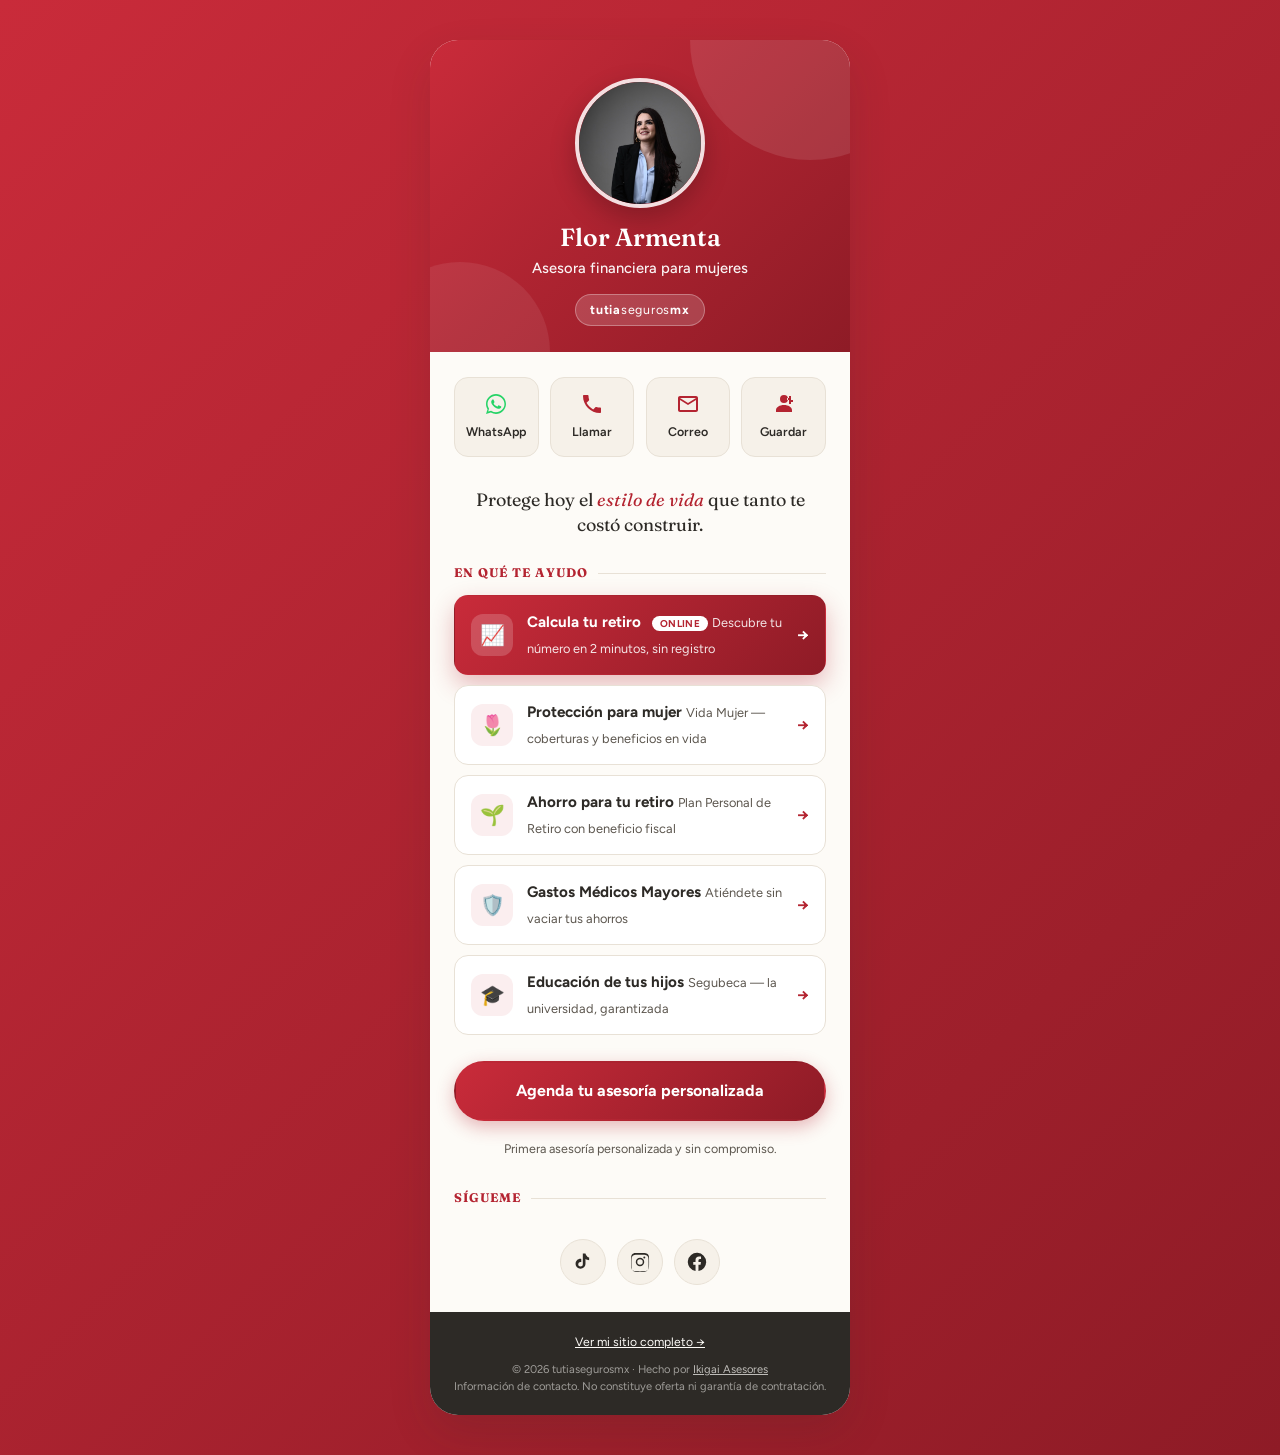
<file: tarjeta.html>
<!DOCTYPE html>
<html lang="es-MX">
<head>
  <meta charset="UTF-8">
  <meta name="viewport" content="width=device-width, initial-scale=1.0">
  <title>Flor Armenta · tutiasegurosmx — Tarjeta digital</title>
  <meta name="description" content="Tarjeta de contacto de Flor Armenta, asesora financiera para mujeres. Vida Mujer, Plan de Retiro, Gastos Médicos y Segubeca. Agenda tu asesoría personalizada.">

  <!-- Open Graph (se comparte por WhatsApp / redes) -->
  <meta property="og:type" content="profile">
  <meta property="og:title" content="Flor Armenta · Asesora financiera para mujeres">
  <meta property="og:description" content="Seguros, ahorro e inversión para mujeres. Guarda mi contacto y agenda tu asesoría personalizada.">
  <meta property="og:image" content="assets/img/flor-retrato.jpg">
  <meta property="og:locale" content="es_MX">
  <!-- TODO: pendiente clienta — actualizar og:url cuando se defina el dominio -->

  <script>document.documentElement.classList.add('js');</script>
  <link rel="icon" href="data:image/svg+xml,%3Csvg xmlns='http://www.w3.org/2000/svg' viewBox='0 0 100 100'%3E%3Ccircle cx='50' cy='50' r='50' fill='%23B42431'/%3E%3Ctext x='50' y='68' font-size='55' font-family='Georgia' fill='%23FDFBF7' text-anchor='middle'%3Et%3C/text%3E%3C/svg%3E">
  <link rel="preconnect" href="https://fonts.googleapis.com">
  <link rel="preconnect" href="https://fonts.gstatic.com" crossorigin>
  <link href="https://fonts.googleapis.com/css2?family=Fraunces:opsz,wght@9..144,500;9..144,600&family=Figtree:wght@400;500;600;700&display=swap" rel="stylesheet">
  <link rel="stylesheet" href="css/styles.css">
  <link rel="stylesheet" href="css/tarjeta.css">

  <!-- Meta Pixel Code -->
  <script>
    !function(f,b,e,v,n,t,s)
    {if(f.fbq)return;n=f.fbq=function(){n.callMethod?
    n.callMethod.apply(n,arguments):n.queue.push(arguments)};
    if(!f._fbq)f._fbq=n;n.push=n;n.loaded=!0;n.version='2.0';
    n.queue=[];t=b.createElement(e);t.async=!0;
    t.src=v;s=b.getElementsByTagName(e)[0];
    s.parentNode.insertBefore(t,s)}(window, document,'script',
    'https://connect.facebook.net/en_US/fbevents.js');
    fbq('init', '1047820914364103');
    fbq('track', 'PageView');
  </script>
  <noscript><img height="1" width="1" style="display:none"
    src="https://www.facebook.com/tr?id=1047820914364103&ev=PageView&noscript=1"
    /></noscript>
  <!-- End Meta Pixel Code -->

  <!-- Schema.org: persona / asesora de seguros -->
  <script type="application/ld+json">
  {
    "@context": "https://schema.org",
    "@type": "Person",
    "name": "Flor de María Armenta Osuna",
    "jobTitle": "Asesora financiera para mujeres",
    "email": "florsegurosmonterrey@gmail.com",
    "telephone": "+52 644 114 0495",
    "image": "assets/img/flor-retrato.jpg",
    "sameAs": [
      "https://www.tiktok.com/@tutiasegurosmx",
      "https://www.instagram.com/tutiasegurosmx/",
      "https://www.facebook.com/profile.php?id=61562341318242"
    ]
  }
  </script>
</head>
<body class="tarjeta-body">

  <main class="tarjeta">

    <!-- ============ CABECERA ============ -->
    <header class="tarjeta__head">
      <div class="tarjeta__avatar">
        <img src="assets/img/flor-retrato.jpg" alt="Flor Armenta, asesora financiera" width="130" height="130" fetchpriority="high">
      </div>
      <h1 class="tarjeta__nombre">Flor Armenta</h1>
      <p class="tarjeta__rol">Asesora financiera para mujeres</p>
      <span class="tarjeta__marca">tutia<span>seguros</span>mx</span>
    </header>

    <!-- ============ ACCIONES RÁPIDAS ============ -->
    <nav class="tarjeta__acciones" aria-label="Contacto rápido">
      <a class="accion accion--wa" href="https://wa.me/526441140495?text=Hola%20Flor%2C%20vi%20tu%20tarjeta%20y%20quiero%20informaci%C3%B3n%20sobre%20mis%20opciones%20de%20protecci%C3%B3n%20y%20ahorro." target="_blank" rel="noopener">
        <svg viewBox="0 0 32 32" aria-hidden="true"><path d="M16 2.7C8.7 2.7 2.7 8.7 2.7 16c0 2.5.7 4.9 2 7L2.7 29.3l6.5-1.9c2 1.2 4.3 1.8 6.8 1.8 7.3 0 13.3-6 13.3-13.3S23.3 2.7 16 2.7zm0 24.2c-2.2 0-4.3-.6-6.1-1.7l-.4-.3-3.9 1.1 1.1-3.8-.3-.4a10.8 10.8 0 0 1-1.7-5.8C4.7 9.9 9.8 4.9 16 4.9S27.3 9.9 27.3 16 22.2 26.9 16 26.9zm6-8.1c-.3-.2-1.9-1-2.2-1.1-.3-.1-.5-.2-.7.2-.2.3-.8 1.1-1 1.3-.2.2-.4.2-.7.1-.3-.2-1.4-.5-2.6-1.6-1-.9-1.6-1.9-1.8-2.2-.2-.3 0-.5.1-.7l.5-.6c.2-.2.2-.3.3-.6.1-.2 0-.4 0-.6l-1-2.4c-.3-.6-.5-.5-.7-.5h-.6c-.2 0-.6.1-.9.4-.3.3-1.1 1.1-1.1 2.7s1.2 3.1 1.3 3.3c.2.2 2.3 3.6 5.7 5 .8.3 1.4.5 1.9.7.8.2 1.5.2 2.1.1.6-.1 1.9-.8 2.2-1.5.3-.8.3-1.4.2-1.5-.1-.2-.3-.2-.6-.4z"/></svg>
        <span>WhatsApp</span>
      </a>
      <a class="accion" href="tel:+526441140495">
        <svg viewBox="0 0 24 24" aria-hidden="true"><path d="M6.6 10.8c1.4 2.8 3.8 5.1 6.6 6.6l2.2-2.2c.3-.3.7-.4 1-.2 1.1.4 2.3.6 3.6.6.6 0 1 .4 1 1V20c0 .6-.4 1-1 1C10.6 21 3 13.4 3 4c0-.6.4-1 1-1h3.5c.6 0 1 .4 1 1 0 1.2.2 2.4.6 3.6.1.3 0 .7-.2 1l-2.3 2.2z"/></svg>
        <span>Llamar</span>
      </a>
      <a class="accion" href="mailto:florsegurosmonterrey@gmail.com">
        <svg viewBox="0 0 24 24" aria-hidden="true"><path d="M4 4h16c1.1 0 2 .9 2 2v12c0 1.1-.9 2-2 2H4c-1.1 0-2-.9-2-2V6c0-1.1.9-2 2-2zm0 4v10h16V8l-8 5-8-5zm0-2 8 5 8-5H4z"/></svg>
        <span>Correo</span>
      </a>
      <!-- Descarga de contacto (vCard) generada en línea por el navegador -->
      <a class="accion" id="guardarContacto" href="#" download="Flor-Armenta.vcf">
        <svg viewBox="0 0 24 24" aria-hidden="true"><path d="M12 3a4 4 0 1 0 0 8 4 4 0 0 0 0-8zm0 10c-4.4 0-8 2.2-8 5v2h16v-2c0-2.8-3.6-5-8-5zm7-7v2h2v2h-2v2h-2V8h-2V6h2V4h2v2z"/></svg>
        <span>Guardar</span>
      </a>
    </nav>

    <!-- ============ LEMA ============ -->
    <p class="tarjeta__lema">Protege hoy el <em>estilo de vida</em> que tanto te costó construir.</p>

    <!-- ============ SERVICIOS ============ -->
    <section class="tarjeta__bloque">
      <h2 class="tarjeta__titulo">En qué te ayudo</h2>
      <div class="servicios">
        <a class="servicio servicio--destacado" href="retiro.html">
          <span class="servicio__icono" aria-hidden="true">📈</span>
          <span class="servicio__texto">
            <span class="servicio__nombre">Calcula tu retiro <span class="servicio__badge">Online</span></span>
            <span class="servicio__desc">Descubre tu número en 2 minutos, sin registro</span>
          </span>
          <span class="servicio__flecha" aria-hidden="true">→</span>
        </a>
        <a class="servicio" href="vidamujer.html">
          <span class="servicio__icono" aria-hidden="true">🌷</span>
          <span class="servicio__texto">
            <span class="servicio__nombre">Protección para mujer</span>
            <span class="servicio__desc">Vida Mujer — coberturas y beneficios en vida</span>
          </span>
          <span class="servicio__flecha" aria-hidden="true">→</span>
        </a>
        <a class="servicio" href="ppr.html">
          <span class="servicio__icono" aria-hidden="true">🌱</span>
          <span class="servicio__texto">
            <span class="servicio__nombre">Ahorro para tu retiro</span>
            <span class="servicio__desc">Plan Personal de Retiro con beneficio fiscal</span>
          </span>
          <span class="servicio__flecha" aria-hidden="true">→</span>
        </a>
        <a class="servicio" href="gmm.html">
          <span class="servicio__icono" aria-hidden="true">🛡️</span>
          <span class="servicio__texto">
            <span class="servicio__nombre">Gastos Médicos Mayores</span>
            <span class="servicio__desc">Atiéndete sin vaciar tus ahorros</span>
          </span>
          <span class="servicio__flecha" aria-hidden="true">→</span>
        </a>
        <a class="servicio" href="segubeca.html">
          <span class="servicio__icono" aria-hidden="true">🎓</span>
          <span class="servicio__texto">
            <span class="servicio__nombre">Educación de tus hijos</span>
            <span class="servicio__desc">Segubeca — la universidad, garantizada</span>
          </span>
          <span class="servicio__flecha" aria-hidden="true">→</span>
        </a>
      </div>
    </section>

    <!-- ============ CTA PRINCIPAL ============ -->
    <div class="tarjeta__cta">
      <a class="btn btn--primary btn--block" href="https://wa.me/526441140495?text=Hola%20Flor%2C%20vi%20tu%20tarjeta%20y%20quiero%20agendar%20mi%20asesor%C3%ADa%20personalizada." target="_blank" rel="noopener">Agenda tu asesoría personalizada</a>
      <p class="tarjeta__cta-nota">Primera asesoría personalizada y sin compromiso.</p>
    </div>

    <!-- ============ REDES ============ -->
    <section class="tarjeta__bloque">
      <h2 class="tarjeta__titulo">Sígueme</h2>
      <nav class="redes" aria-label="Redes sociales">
        <a class="red" href="https://www.tiktok.com/@tutiasegurosmx" target="_blank" rel="noopener" aria-label="TikTok">
          <svg viewBox="0 0 24 24" aria-hidden="true"><path d="M16.6 5.8c-1-.7-1.7-1.8-1.9-3h-2.9v11.7c0 1.4-1.1 2.5-2.5 2.5s-2.5-1.1-2.5-2.5 1.1-2.5 2.5-2.5c.3 0 .5 0 .8.1V8.6c-.3 0-.5-.1-.8-.1-3 0-5.4 2.4-5.4 5.4s2.4 5.4 5.4 5.4 5.4-2.4 5.4-5.4V8.7c1.1.8 2.5 1.3 4 1.3V7.1c-.8 0-1.5-.4-2.1-.9z"/></svg>
        </a>
        <a class="red" href="https://www.instagram.com/tutiasegurosmx/" target="_blank" rel="noopener" aria-label="Instagram">
          <svg viewBox="0 0 24 24" aria-hidden="true"><path d="M12 2.2c3.2 0 3.6 0 4.9.1 1.2.1 1.8.3 2.2.4.6.2 1 .5 1.4.9.4.4.7.8.9 1.4.2.4.4 1 .4 2.2.1 1.3.1 1.7.1 4.9s0 3.6-.1 4.9c-.1 1.2-.3 1.8-.4 2.2-.2.6-.5 1-.9 1.4-.4.4-.8.7-1.4.9-.4.2-1 .4-2.2.4-1.3.1-1.7.1-4.9.1s-3.6 0-4.9-.1c-1.2-.1-1.8-.3-2.2-.4a3.8 3.8 0 0 1-1.4-.9 3.8 3.8 0 0 1-.9-1.4c-.2-.4-.4-1-.4-2.2C2.2 15.6 2.2 15.2 2.2 12s0-3.6.1-4.9c.1-1.2.3-1.8.4-2.2.2-.6.5-1 .9-1.4.4-.4.8-.7 1.4-.9.4-.2 1-.4 2.2-.4C8.4 2.2 8.8 2.2 12 2.2zm0 1.9c-3.1 0-3.5 0-4.7.1-1.1.1-1.7.2-2.1.4-.5.2-.9.4-1.2.8-.4.3-.6.7-.8 1.2-.2.4-.3 1-.4 2.1-.1 1.2-.1 1.6-.1 4.7s0 3.5.1 4.7c.1 1.1.2 1.7.4 2.1.2.5.4.9.8 1.2.3.4.7.6 1.2.8.4.2 1 .3 2.1.4 1.2.1 1.6.1 4.7.1s3.5 0 4.7-.1c1.1-.1 1.7-.2 2.1-.4.5-.2.9-.4 1.2-.8.4-.3.6-.7.8-1.2.2-.4.3-1 .4-2.1.1-1.2.1-1.6.1-4.7s0-3.5-.1-4.7c-.1-1.1-.2-1.7-.4-2.1a3.2 3.2 0 0 0-.8-1.2 3.2 3.2 0 0 0-1.2-.8c-.4-.2-1-.3-2.1-.4-1.2-.1-1.6-.1-4.7-.1zm0 3.3a4.6 4.6 0 1 1 0 9.2 4.6 4.6 0 0 1 0-9.2zm0 7.6a3 3 0 1 0 0-6 3 3 0 0 0 0 6zm5.8-7.8a1.1 1.1 0 1 1-2.2 0 1.1 1.1 0 0 1 2.2 0z"/></svg>
        </a>
        <a class="red" href="https://www.facebook.com/profile.php?id=61562341318242" target="_blank" rel="noopener" aria-label="Facebook">
          <svg viewBox="0 0 24 24" aria-hidden="true"><path d="M22 12a10 10 0 1 0-11.6 9.9v-7H7.9V12h2.5V9.8c0-2.5 1.5-3.9 3.8-3.9 1.1 0 2.2.2 2.2.2v2.5h-1.2c-1.2 0-1.6.8-1.6 1.6V12h2.7l-.4 2.9h-2.3v7A10 10 0 0 0 22 12z"/></svg>
        </a>
      </nav>
    </section>

    <!-- ============ PIE ============ -->
    <footer class="tarjeta__pie">
      <a href="index.html">Ver mi sitio completo →</a>
      <span class="tarjeta__legal">
        © 2026 tutiasegurosmx · Hecho por <a href="https://ikigaiasesores.vercel.app" target="_blank" rel="noopener">Ikigai Asesores</a><br>
        Información de contacto. No constituye oferta ni garantía de contratación.
      </span>
    </footer>

  </main>

  <!-- Genera la vCard "Guardar contacto" en el navegador, sin librerías -->
  <script>
    (function () {
      var vcard = [
        'BEGIN:VCARD',
        'VERSION:3.0',
        'N:Armenta Osuna;Flor de María;;;',
        'FN:Flor Armenta',
        'ORG:tutiasegurosmx',
        'TITLE:Asesora financiera para mujeres',
        'TEL;TYPE=CELL:+526441140495',
        'EMAIL;TYPE=INTERNET:florsegurosmonterrey@gmail.com',
        'URL:https://www.instagram.com/tutiasegurosmx/',
        'NOTE:Seguros, ahorro e inversión para mujeres. Asesoría personalizada.',
        'END:VCARD'
      ].join('\r\n');
      var blob = new Blob([vcard], { type: 'text/vcard' });
      document.getElementById('guardarContacto').href = URL.createObjectURL(blob);
    })();
  </script>
</body>
</html>
</file>
<file: css/styles.css>
/* ============================================================
   tutiasegurosmx — Landing Flor Armenta (v2 · estilo moderno)
   Paleta propuesta (TODO: pendiente clienta — validar colores)
   ============================================================ */
:root {
  --rojo: #B42431;          /* acento principal (saco rojo de Flor) */
  --rojo-claro: #C92B3A;
  --rojo-oscuro: #8E1B26;
  --rojo-suave: #FBEEEF;
  --tinta: #2D2A26;         /* texto principal, gris cálido oscuro */
  --tinta-suave: #5C564E;
  --hueso: #FDFBF7;         /* fondo base */
  --crema: #F6F1E9;         /* fondo alterno de secciones */
  --blanco: #FFFFFF;
  --borde: #E8E1D6;
  --whatsapp: #25D366;
  --gradiente-rojo: linear-gradient(135deg, var(--rojo-claro) 0%, var(--rojo-oscuro) 100%);
  --sombra: 0 10px 30px rgba(45, 42, 38, 0.08);
  --sombra-hover: 0 18px 44px rgba(45, 42, 38, 0.14);
  --radio: 18px;
  --transicion-suave: cubic-bezier(0.22, 1, 0.36, 1);
  --fuente-titulos: "Fraunces", Georgia, serif;
  --fuente-cuerpo: "Figtree", -apple-system, sans-serif;
}

* { margin: 0; padding: 0; box-sizing: border-box; }

html { scroll-behavior: smooth; scroll-padding-top: 84px; }

body {
  font-family: var(--fuente-cuerpo);
  color: var(--tinta);
  background: var(--hueso);
  line-height: 1.6;
  font-size: 1rem;
  -webkit-font-smoothing: antialiased;
  overflow-x: hidden;
}

img { max-width: 100%; height: auto; display: block; }

::selection { background: var(--rojo); color: var(--blanco); }

.container {
  width: min(100% - 2.5rem, 1120px);
  margin-inline: auto;
}
.container--narrow { max-width: 760px; }

h1, h2, h3 { font-family: var(--fuente-titulos); font-weight: 600; line-height: 1.15; }

.resaltado { font-style: italic; color: var(--rojo); }

/* ============================================================
   Animaciones base
   ============================================================ */
@keyframes fadeUp {
  from { opacity: 0; transform: translateY(28px); }
  to   { opacity: 1; transform: none; }
}
@keyframes flotar {
  0%, 100% { transform: translateY(0); }
  50%      { transform: translateY(-10px); }
}
@keyframes blob {
  0%, 100% { transform: translate(0, 0) scale(1); }
  50%      { transform: translate(24px, -18px) scale(1.12); }
}
@keyframes marquee {
  to { transform: translateX(-50%); }
}
@keyframes pulso {
  0%   { transform: scale(1); opacity: 0.55; }
  100% { transform: scale(1.65); opacity: 0; }
}
@keyframes faqOpen {
  from { opacity: 0; transform: translateY(-6px); }
  to   { opacity: 1; transform: none; }
}

/* Reveal al hacer scroll (la clase .reveal la asigna js/main.js) */
.js .reveal {
  opacity: 0;
  transform: translateY(26px);
  transition: opacity 0.7s ease, transform 0.7s var(--transicion-suave);
}
.js .reveal.is-visible { opacity: 1; transform: none; }

@media (prefers-reduced-motion: reduce) {
  html { scroll-behavior: auto; }
  *, *::before, *::after {
    animation-duration: 0.01ms !important;
    animation-iteration-count: 1 !important;
    transition-duration: 0.01ms !important;
  }
  .js .reveal { opacity: 1; transform: none; }
}

/* ============ Botones ============ */
.btn {
  display: inline-block;
  padding: 0.95rem 1.8rem;
  border-radius: 999px;
  font-weight: 700;
  font-size: 1rem;
  text-decoration: none;
  text-align: center;
  border: 2px solid transparent;
  cursor: pointer;
  position: relative;
  overflow: hidden;
  transition: transform 0.2s var(--transicion-suave), box-shadow 0.25s ease, background 0.25s ease, color 0.25s ease;
}
.btn:focus-visible { outline: 3px solid var(--rojo); outline-offset: 3px; }
.btn--primary {
  background: var(--gradiente-rojo);
  color: var(--blanco);
  box-shadow: 0 6px 18px rgba(180, 36, 49, 0.32);
}
.btn--primary::after {
  content: "";
  position: absolute;
  inset: 0;
  background: linear-gradient(110deg, transparent 30%, rgba(255, 255, 255, 0.25) 50%, transparent 70%);
  transform: translateX(-120%);
  transition: transform 0.6s ease;
}
.btn--primary:hover { transform: translateY(-3px); box-shadow: 0 12px 28px rgba(180, 36, 49, 0.42); }
.btn--primary:hover::after { transform: translateX(120%); }
.btn--ghost {
  border-color: var(--tinta);
  color: var(--tinta);
  background: transparent;
}
.btn--ghost:hover { background: var(--tinta); color: var(--hueso); transform: translateY(-3px); }
.btn--sm { padding: 0.6rem 1.2rem; font-size: 0.9rem; }
.btn--block { width: 100%; }

/* ============ Header ============ */
.header {
  position: sticky;
  top: 0;
  z-index: 50;
  background: rgba(253, 251, 247, 0.85);
  backdrop-filter: blur(12px);
  -webkit-backdrop-filter: blur(12px);
  border-bottom: 1px solid transparent;
  transition: border-color 0.3s ease, box-shadow 0.3s ease;
}
.header.is-scrolled {
  border-bottom-color: var(--borde);
  box-shadow: 0 8px 30px rgba(45, 42, 38, 0.08);
}
.header__inner {
  display: flex;
  align-items: center;
  justify-content: space-between;
  gap: 1rem;
  padding-block: 0.9rem;
}
.header__brand {
  font-family: var(--fuente-titulos);
  font-size: 1.3rem;
  font-weight: 600;
  color: var(--tinta);
  text-decoration: none;
}
.header__brand span { color: var(--rojo); }
.header__nav { display: none; }
.header__cta { display: none; }
.header__toggle {
  display: flex;
  flex-direction: column;
  gap: 5px;
  background: none;
  border: none;
  padding: 6px;
  cursor: pointer;
}
.header__toggle span {
  width: 24px; height: 2px;
  background: var(--tinta);
  transition: transform 0.2s ease, opacity 0.2s ease;
}
.header__toggle[aria-expanded="true"] span:nth-child(1) { transform: translateY(7px) rotate(45deg); }
.header__toggle[aria-expanded="true"] span:nth-child(2) { opacity: 0; }
.header__toggle[aria-expanded="true"] span:nth-child(3) { transform: translateY(-7px) rotate(-45deg); }

.header__nav.is-open {
  display: flex;
  flex-direction: column;
  position: absolute;
  top: 100%;
  left: 0; right: 0;
  background: var(--hueso);
  border-bottom: 1px solid var(--borde);
  padding: 1rem 1.25rem 1.5rem;
  gap: 0.9rem;
  animation: fadeUp 0.3s var(--transicion-suave) both;
}
.header__nav a {
  color: var(--tinta);
  text-decoration: none;
  font-weight: 600;
  position: relative;
}
.header__nav a:hover { color: var(--rojo); }

/* ============ Hero ============ */
.hero { padding-block: 1.75rem 0; overflow: hidden; position: relative; }
.hero__blob {
  position: absolute;
  border-radius: 50%;
  filter: blur(60px);
  pointer-events: none;
  z-index: -1;
  animation: blob 14s ease-in-out infinite;
}
.hero__blob--1 {
  width: 480px; height: 480px;
  background: radial-gradient(circle, rgba(180, 36, 49, 0.14), transparent 65%);
  top: -120px; right: -100px;
}
.hero__blob--2 {
  width: 420px; height: 420px;
  background: radial-gradient(circle, rgba(224, 201, 172, 0.35), transparent 65%);
  bottom: -80px; left: -140px;
  animation-delay: -7s;
}
.hero__grid { display: grid; gap: 2.5rem; }

/* Entrada animada del hero al cargar */
.hero__kicker, .hero__title, .hero__subtitle, .hero__actions,
.hero__checks, .hero__trust { animation: fadeUp 0.8s var(--transicion-suave) both; }
.hero__title    { animation-delay: 0.08s; }
.hero__subtitle { animation-delay: 0.16s; }
.hero__actions  { animation-delay: 0.24s; }
.hero__checks   { animation-delay: 0.32s; }
.hero__trust    { animation-delay: 0.4s; }
.hero__media    { animation: fadeUp 0.9s 0.2s var(--transicion-suave) both; }

.hero__kicker {
  display: inline-block;
  background: var(--rojo-suave);
  color: var(--rojo-oscuro);
  font-weight: 700;
  font-size: 0.85rem;
  letter-spacing: 0.04em;
  text-transform: uppercase;
  padding: 0.35rem 0.9rem;
  border-radius: 999px;
  margin-bottom: 1.1rem;
}
.hero__title { font-size: clamp(2rem, 6vw, 3.4rem); margin-bottom: 1rem; }
.hero__subtitle { font-size: 1.15rem; color: var(--tinta-suave); margin-bottom: 1.4rem; }
.hero__checks { list-style: none; margin-bottom: 1.2rem; }
.hero__checks li {
  padding-left: 1.8rem;
  position: relative;
  margin-bottom: 0.5rem;
  font-weight: 500;
}
.hero__checks li::before {
  content: "✓";
  position: absolute;
  left: 0;
  color: var(--rojo);
  font-weight: 800;
}
.hero__actions { display: flex; flex-direction: column; gap: 0.8rem; margin-bottom: 1.4rem; }
.hero__trust { font-size: 0.88rem; color: var(--tinta-suave); }

.hero__media { position: relative; margin-inline: 0.5rem; }
.hero__media-frame {
  position: absolute;
  inset: 1.2rem -0.9rem -0.9rem 1.2rem;
  background: var(--rojo-suave);
  border-radius: var(--radio);
  transform: rotate(-2.5deg);
  z-index: -1;
}
.hero__media img {
  border-radius: var(--radio) var(--radio) 0 0;
  box-shadow: var(--sombra-hover);
  object-fit: cover;
}
.hero__badge {
  position: absolute;
  left: -0.4rem;
  bottom: 1.6rem;
  background: var(--blanco);
  border-radius: 14px;
  padding: 0.7rem 1.1rem;
  box-shadow: var(--sombra-hover);
  border: 1px solid var(--borde);
  animation: flotar 4.5s ease-in-out infinite;
}
.hero__badge strong {
  display: block;
  font-family: var(--fuente-titulos);
  color: var(--rojo);
  font-size: 1.1rem;
  line-height: 1.2;
}
.hero__badge span { font-size: 0.8rem; color: var(--tinta-suave); }

/* ============ Marquee de productos ============ */
.marquee {
  background: var(--gradiente-rojo);
  color: var(--blanco);
  overflow: hidden;
  padding-block: 0.75rem;
  margin-top: 2.5rem;
}
.marquee__track {
  display: flex;
  align-items: center;
  gap: 2.2rem;
  width: max-content;
  animation: marquee 26s linear infinite;
}
.marquee__track span {
  font-weight: 700;
  font-size: 0.9rem;
  letter-spacing: 0.12em;
  text-transform: uppercase;
  white-space: nowrap;
}
.marquee__track span:nth-child(even) { font-size: 0.7rem; opacity: 0.7; }

/* ============ Stats ============ */
.stats {
  background:
    radial-gradient(ellipse 60% 120% at 85% 50%, rgba(180, 36, 49, 0.22), transparent),
    var(--tinta);
  color: var(--hueso);
  padding-block: 2.4rem;
}
.stats__grid {
  display: grid;
  grid-template-columns: repeat(2, 1fr);
  gap: 1.5rem 1rem;
  text-align: center;
}
.stat strong {
  display: block;
  font-family: var(--fuente-titulos);
  font-size: 1.8rem;
  color: #F2C7CB;
}
.stat span { font-size: 0.85rem; opacity: 0.85; }

/* ============ Secciones genéricas ============ */
.section { padding-block: 4.5rem; }
.section--cream { background: var(--crema); }
.section__kicker {
  color: var(--rojo);
  font-weight: 700;
  text-transform: uppercase;
  letter-spacing: 0.06em;
  font-size: 0.85rem;
  margin-bottom: 0.6rem;
  display: flex;
  align-items: center;
  gap: 0.7rem;
}
.section__kicker::before {
  content: "";
  width: 2rem;
  height: 2px;
  background: var(--rojo);
  border-radius: 2px;
}
.section__title { font-size: clamp(1.6rem, 4.5vw, 2.5rem); margin-bottom: 2.2rem; max-width: 640px; }
.section__note { margin-top: 2rem; color: var(--tinta-suave); }
.section__note a { color: var(--rojo); font-weight: 700; }
.section__center { text-align: center; margin-top: 2.5rem; }

/* ============ Cards ============ */
.cards { display: grid; gap: 1.2rem; }
.card {
  background: var(--blanco);
  border: 1px solid var(--borde);
  border-radius: var(--radio);
  padding: 1.7rem;
  box-shadow: var(--sombra);
  transition: transform 0.35s var(--transicion-suave), box-shadow 0.35s ease, border-color 0.35s ease;
}
.card:hover {
  transform: translateY(-7px);
  box-shadow: var(--sombra-hover);
  border-color: rgba(180, 36, 49, 0.35);
}
.card__icon {
  width: 54px; height: 54px;
  display: flex;
  align-items: center;
  justify-content: center;
  font-size: 1.6rem;
  background: var(--rojo-suave);
  border-radius: 16px;
  margin-bottom: 1rem;
}
.card h3 { font-size: 1.2rem; margin-bottom: 0.5rem; }
.card p { color: var(--tinta-suave); font-size: 0.95rem; }
.card--destacada { border: 2px solid var(--rojo); position: relative; }
.card__tag {
  display: inline-block;
  background: var(--gradiente-rojo);
  color: var(--blanco) !important;
  font-size: 0.75rem !important;
  font-weight: 700;
  padding: 0.25rem 0.8rem;
  border-radius: 999px;
  margin-bottom: 0.8rem;
}
.card__producto {
  color: var(--rojo) !important;
  font-weight: 700;
  font-size: 0.85rem !important;
  text-transform: uppercase;
  letter-spacing: 0.05em;
  margin-bottom: 0.6rem;
}
.card__cta {
  display: inline-block;
  margin-top: 0.9rem;
  color: var(--rojo);
  font-weight: 700;
  text-decoration: none;
  transition: transform 0.2s var(--transicion-suave), color 0.2s ease;
}
.card__cta:hover { color: var(--rojo-oscuro); transform: translateX(4px); }

/* ============ Banner destacado: Calcula tu retiro ============ */
.calc-banner {
  margin-top: 1.6rem;
  display: flex;
  align-items: center;
  gap: 1.4rem;
  padding: 1.8rem 2rem;
  border-radius: var(--radio);
  background: var(--gradiente-rojo);
  color: var(--blanco);
  box-shadow: var(--sombra-hover);
  position: relative;
  overflow: hidden;
}
.calc-banner::after {
  content: "";
  position: absolute;
  top: -40%;
  right: -10%;
  width: 320px;
  height: 320px;
  background: radial-gradient(circle, rgba(255,255,255,0.16), transparent 70%);
  pointer-events: none;
}
.calc-banner__icon {
  flex-shrink: 0;
  width: 64px;
  height: 64px;
  border-radius: 16px;
  background: rgba(255, 255, 255, 0.16);
  border: 1px solid rgba(255, 255, 255, 0.25);
  display: grid;
  place-items: center;
  font-size: 1.9rem;
}
.calc-banner__text { flex: 1; min-width: 0; position: relative; }
.calc-banner__kicker {
  font-size: 0.78rem;
  font-weight: 700;
  letter-spacing: 0.04em;
  text-transform: uppercase;
  opacity: 0.9;
  margin-bottom: 0.3rem;
}
.calc-banner__title {
  font-family: var(--fuente-titulos);
  color: var(--blanco);
  font-size: 1.6rem;
  line-height: 1.1;
  margin-bottom: 0.4rem;
}
.calc-banner__desc { font-size: 0.95rem; opacity: 0.95; max-width: 56ch; }
.calc-banner__cta {
  flex-shrink: 0;
  background: var(--blanco);
  color: var(--rojo) !important;
  box-shadow: 0 8px 22px rgba(45, 42, 38, 0.18);
}
.calc-banner__cta:hover { transform: translateY(-3px); box-shadow: 0 14px 30px rgba(45, 42, 38, 0.24); }

@media (max-width: 640px) {
  .calc-banner { flex-direction: column; text-align: center; padding: 1.8rem 1.4rem; }
  .calc-banner__desc { margin-inline: auto; }
  .calc-banner__cta { width: 100%; }
}

/* ============ Pasos ============ */
.pasos { list-style: none; display: grid; gap: 1.5rem; }
.paso {
  background: var(--blanco);
  border: 1px solid var(--borde);
  border-radius: var(--radio);
  padding: 1.7rem;
  box-shadow: var(--sombra);
  transition: transform 0.35s var(--transicion-suave), box-shadow 0.35s ease;
}
.paso:hover { transform: translateY(-7px); box-shadow: var(--sombra-hover); }
.paso__num {
  display: inline-flex;
  align-items: center;
  justify-content: center;
  width: 44px; height: 44px;
  border-radius: 50%;
  background: var(--gradiente-rojo);
  color: var(--blanco);
  font-family: var(--fuente-titulos);
  font-size: 1.25rem;
  font-weight: 600;
  margin-bottom: 0.9rem;
  box-shadow: 0 6px 16px rgba(180, 36, 49, 0.3);
}
.paso h3 { font-size: 1.15rem; margin-bottom: 0.4rem; }
.paso p { color: var(--tinta-suave); font-size: 0.95rem; }

/* ============ Sobre mí ============ */
.sobre__grid { display: grid; gap: 2.5rem; align-items: center; }
.sobre__media { position: relative; margin-inline: 0.5rem; }
.sobre__media::before {
  content: "";
  position: absolute;
  inset: 1.2rem -0.9rem -0.9rem 1.2rem;
  background: var(--blanco);
  border: 1px solid var(--borde);
  border-radius: var(--radio);
  transform: rotate(2.5deg);
}
.sobre__media img {
  position: relative;
  border-radius: var(--radio);
  box-shadow: var(--sombra-hover);
}
.sobre__content p { margin-bottom: 1rem; }
.sobre__badges { list-style: none; margin: 1.2rem 0 1.6rem; }
.sobre__badges li {
  display: inline-block;
  background: var(--blanco);
  border: 1px solid var(--borde);
  border-radius: 999px;
  padding: 0.4rem 1rem;
  font-size: 0.85rem;
  font-weight: 600;
  margin: 0 0.4rem 0.5rem 0;
}

/* ============ Testimonios ============ */
.testimonio {
  background: var(--blanco);
  border: 1px solid var(--borde);
  border-radius: var(--radio);
  padding: 1.7rem;
  box-shadow: var(--sombra);
  position: relative;
  transition: transform 0.35s var(--transicion-suave), box-shadow 0.35s ease;
}
.testimonio:hover { transform: translateY(-7px); box-shadow: var(--sombra-hover); }
.testimonio::before {
  content: "“";
  position: absolute;
  top: 0.4rem;
  right: 1.2rem;
  font-family: var(--fuente-titulos);
  font-size: 4rem;
  line-height: 1;
  color: var(--rojo-suave);
}
.testimonio p { font-style: italic; color: var(--tinta-suave); margin-bottom: 1rem; }
.testimonio footer strong { display: block; }
.testimonio footer span { font-size: 0.85rem; color: var(--tinta-suave); }

/* ============ FAQ ============ */
.faq details {
  background: var(--blanco);
  border: 1px solid var(--borde);
  border-radius: 14px;
  margin-bottom: 0.8rem;
  overflow: hidden;
  transition: border-color 0.25s ease, box-shadow 0.25s ease;
}
.faq details[open] { border-color: rgba(180, 36, 49, 0.4); box-shadow: var(--sombra); }
.faq summary {
  padding: 1.1rem 1.3rem;
  font-weight: 700;
  cursor: pointer;
  list-style: none;
  position: relative;
  padding-right: 2.6rem;
}
.faq summary::-webkit-details-marker { display: none; }
.faq summary::after {
  content: "+";
  position: absolute;
  right: 1.3rem;
  top: 50%;
  transform: translateY(-50%);
  font-size: 1.4rem;
  color: var(--rojo);
  transition: transform 0.25s var(--transicion-suave);
}
.faq details[open] summary::after { transform: translateY(-50%) rotate(45deg); }
.faq details p {
  padding: 0 1.3rem 1.2rem;
  color: var(--tinta-suave);
}
.faq details[open] p { animation: faqOpen 0.35s var(--transicion-suave) both; }

/* ============ Contacto / Formulario ============ */
.contacto {
  background:
    radial-gradient(ellipse 50% 90% at 12% 20%, rgba(180, 36, 49, 0.25), transparent),
    var(--tinta);
  color: var(--hueso);
}
.contacto .section__title { color: var(--hueso); }
.contacto__grid { display: grid; gap: 2.5rem; }
.contacto__content > p { margin-bottom: 1.4rem; opacity: 0.9; }
.contacto .hero__checks { animation: none; }
.contacto .hero__checks li::before { color: #F2C7CB; }
.contacto__alt { margin-top: 1.8rem; font-size: 0.95rem; opacity: 0.9; }
.contacto__calendly { color: #F2C7CB; font-weight: 700; }

.form {
  background: var(--blanco);
  color: var(--tinta);
  border-radius: var(--radio);
  padding: 1.8rem;
  box-shadow: 0 24px 60px rgba(0, 0, 0, 0.3);
}
.form__title { font-size: 1.3rem; margin-bottom: 1.2rem; }
.form__field { margin-bottom: 1rem; }
.form__field label {
  display: block;
  font-weight: 600;
  font-size: 0.9rem;
  margin-bottom: 0.3rem;
}
.form__field input,
.form__field select {
  width: 100%;
  padding: 0.8rem 1rem;
  border: 1.5px solid var(--borde);
  border-radius: 12px;
  font-family: inherit;
  font-size: 1rem;
  background: var(--hueso);
  color: var(--tinta);
  transition: border-color 0.2s ease, box-shadow 0.2s ease;
}
.form__field input:focus,
.form__field select:focus {
  outline: none;
  border-color: var(--rojo);
  box-shadow: 0 0 0 3px rgba(180, 36, 49, 0.15);
}
.form__field input.error { border-color: var(--rojo); background: var(--rojo-suave); }
.form__privacy { font-size: 0.78rem; color: var(--tinta-suave); margin-top: 0.9rem; text-align: center; }
.form__success {
  margin-top: 1rem;
  background: #E8F7EE;
  color: #1B6B3A;
  border-radius: 12px;
  padding: 0.9rem 1.1rem;
  font-weight: 600;
  text-align: center;
  animation: fadeUp 0.4s var(--transicion-suave) both;
}

/* ============ Footer ============ */
.footer { background: #221F1C; color: #C9C3BA; padding-block: 3rem 1.5rem; font-size: 0.92rem; }
.footer__grid { display: grid; gap: 1.8rem; margin-bottom: 2rem; }
.footer__brand {
  font-family: var(--fuente-titulos);
  font-size: 1.25rem;
  color: var(--hueso);
  margin-bottom: 0.5rem;
}
.footer__brand span { color: #E0626E; }
.footer__heading { font-weight: 700; color: var(--hueso); margin-bottom: 0.4rem; }
.footer a { color: #E0C9AC; text-decoration: none; }
.footer a:hover { text-decoration: underline; }
.footer__social a { margin-right: 1rem; }
.footer__legal { border-top: 1px solid #3A3530; padding-top: 1.4rem; font-size: 0.78rem; opacity: 0.75; }
.footer__legal p { margin-bottom: 0.6rem; }

/* ============ WhatsApp flotante ============ */
.whatsapp-float {
  position: fixed;
  right: 1.1rem;
  bottom: 1.1rem;
  z-index: 60;
  width: 56px; height: 56px;
  border-radius: 50%;
  background: var(--whatsapp);
  color: var(--blanco);
  display: flex;
  align-items: center;
  justify-content: center;
  box-shadow: 0 8px 24px rgba(37, 211, 102, 0.45);
  transition: transform 0.2s var(--transicion-suave);
}
.whatsapp-float::before {
  content: "";
  position: absolute;
  inset: 0;
  border-radius: 50%;
  background: var(--whatsapp);
  z-index: -1;
  animation: pulso 2.2s ease-out infinite;
}
.whatsapp-float:hover { transform: scale(1.1) rotate(6deg); }

/* ============================================================
   Desktop ≥ 900px
   ============================================================ */
@media (min-width: 900px) {
  .header__nav { display: flex; gap: 1.6rem; position: static; }
  .header__nav a { font-size: 0.95rem; }
  .header__nav a::after {
    content: "";
    position: absolute;
    left: 0; bottom: -4px;
    width: 100%; height: 2px;
    background: var(--rojo);
    border-radius: 2px;
    transform: scaleX(0);
    transform-origin: left;
    transition: transform 0.25s var(--transicion-suave);
  }
  .header__nav a:hover::after { transform: scaleX(1); }
  .header__cta { display: inline-block; }
  .header__toggle { display: none; }

  .hero { padding-block: 4rem 0; }
  .hero__grid { grid-template-columns: 1.1fr 0.9fr; align-items: end; gap: 3rem; }
  .hero__content { padding-bottom: 4rem; }
  .hero__actions { flex-direction: row; }
  .hero__media { margin-inline: 0; }
  .hero__badge { left: -1.6rem; }

  .marquee { margin-top: 4rem; }

  .stats__grid { grid-template-columns: repeat(4, 1fr); }

  .cards--3 { grid-template-columns: repeat(3, 1fr); }
  .cards--4 { grid-template-columns: repeat(2, 1fr); }
  .cards--productos { grid-template-columns: repeat(4, 1fr); }

  .pasos { grid-template-columns: repeat(3, 1fr); }

  .sobre__grid { grid-template-columns: 0.85fr 1.15fr; gap: 3.5rem; }

  .contacto__grid { grid-template-columns: 1.1fr 0.9fr; align-items: start; gap: 4rem; }
  .form { padding: 2.2rem; }

  .footer__grid { grid-template-columns: 2fr 1fr 1fr; }
}

@media (min-width: 1200px) {
  .cards--4:not(.cards--productos) { grid-template-columns: repeat(4, 1fr); }
}

/* ============================================================
   Urgencia / escasez real
   Los números que aparecen aquí reflejan la capacidad REAL de
   agenda de Flor (se configuran en js/main.js → AGENDA).
   No usar cifras inventadas: es publicidad regulada.
   ============================================================ */

/* Badge compacto — va en el hero, bajo los CTAs */
.disponibilidad {
  display: inline-flex;
  align-items: center;
  gap: 0.55rem;
  padding: 0.5rem 0.95rem;
  border-radius: 999px;
  background: var(--rojo-suave);
  border: 1px solid rgba(180, 36, 49, 0.18);
  font-size: 0.9rem;
  font-weight: 500;
  color: var(--rojo-oscuro);
  line-height: 1.35;
}
.disponibilidad__punto {
  width: 8px;
  height: 8px;
  border-radius: 50%;
  background: var(--rojo);
  flex-shrink: 0;
  position: relative;
}
.disponibilidad__punto::after {
  content: "";
  position: absolute;
  inset: 0;
  border-radius: 50%;
  background: var(--rojo);
  animation: pulsoDisponible 2s ease-out infinite;
}
@keyframes pulsoDisponible {
  0%   { transform: scale(1);   opacity: 0.7; }
  100% { transform: scale(2.8); opacity: 0; }
}
@media (prefers-reduced-motion: reduce) {
  .disponibilidad__punto::after { animation: none; }
}
.disponibilidad strong { font-weight: 700; }

/* Bloque de urgencia — razón real para no posponer */
.urgencia {
  display: flex;
  gap: 1rem;
  align-items: flex-start;
  padding: 1.15rem 1.3rem;
  border-radius: var(--radio);
  background: var(--blanco);
  border: 1px solid var(--borde);
  border-left: 4px solid var(--rojo);
  box-shadow: var(--sombra);
}
.urgencia__icono {
  flex-shrink: 0;
  color: var(--rojo);
  margin-top: 0.15rem;
}
.urgencia__titulo {
  font-family: var(--fuente-cuerpo);
  font-size: 1rem;
  font-weight: 700;
  margin-bottom: 0.25rem;
  line-height: 1.3;
}
.urgencia__texto {
  font-size: 0.94rem;
  color: var(--tinta-suave);
  line-height: 1.55;
}
.urgencia--cream { background: var(--crema); }

/* Nota de urgencia inline, más ligera */
.nota-urgencia {
  font-size: 0.92rem;
  color: var(--rojo-oscuro);
  font-weight: 500;
  margin-top: 0.75rem;
}

/* ============================================================
   Notificaciones flotantes (prueba social)
   ⚠️ El contenido sale de js/main.js → NOTIFICACIONES.
   Solo se muestran hechos verificables: testimonios reales de
   clientas (con su nombre y su cita textual) y datos ciertos del
   servicio. No inventar personas ni actividad: es publicidad de
   un servicio financiero regulado (PROFECO / CONDUSEF).
   ============================================================ */
.notif-zona {
  position: fixed;
  left: 1.1rem;
  bottom: 1.1rem;
  z-index: 55;
  display: flex;
  flex-direction: column;
  gap: 10px;
  pointer-events: none;
  width: min(340px, calc(100vw - 2.2rem));
}

.notif {
  pointer-events: auto;
  position: relative;
  display: flex;
  align-items: flex-start;
  gap: 0.75rem;
  padding: 0.85rem 2.1rem 0.85rem 0.9rem;
  background: var(--blanco);
  border: 1px solid var(--borde);
  border-radius: 14px;
  box-shadow: 0 12px 32px rgba(45, 42, 38, 0.16);
  opacity: 0;
  transform: translateY(14px) scale(0.97);
  transition: opacity 0.34s var(--transicion-suave),
              transform 0.34s var(--transicion-suave);
}
.notif.is-visible { opacity: 1; transform: none; }
.notif.is-hiding  { opacity: 0; transform: translateY(8px) scale(0.98); }

.notif__avatar {
  flex-shrink: 0;
  width: 38px; height: 38px;
  border-radius: 50%;
  background: var(--gradiente-rojo);
  color: var(--blanco);
  display: flex;
  align-items: center;
  justify-content: center;
  font-size: 0.82rem;
  font-weight: 700;
  letter-spacing: 0.02em;
}
.notif__avatar--dato {
  background: var(--rojo-suave);
  color: var(--rojo-oscuro);
  font-size: 1.05rem;
}

.notif__cuerpo { min-width: 0; }
.notif__nombre {
  font-size: 0.88rem;
  font-weight: 700;
  line-height: 1.3;
  color: var(--tinta);
}
.notif__texto {
  font-size: 0.84rem;
  line-height: 1.45;
  color: var(--tinta-suave);
  margin-top: 0.1rem;
}
.notif__meta {
  display: block;
  margin-top: 0.3rem;
  font-size: 0.72rem;
  color: var(--tinta-suave);
  opacity: 0.75;
}

.notif__cerrar {
  position: absolute;
  top: 6px; right: 6px;
  width: 24px; height: 24px;
  border: 0;
  background: transparent;
  color: var(--tinta-suave);
  font-size: 0.78rem;
  line-height: 1;
  cursor: pointer;
  border-radius: 50%;
  opacity: 0.55;
  transition: opacity 0.2s ease, background 0.2s ease;
}
.notif__cerrar:hover { opacity: 1; background: var(--crema); }

/* En móvil se apoyan abajo, sin tapar el botón de WhatsApp */
@media (max-width: 560px) {
  .notif-zona { left: 0.8rem; right: 5rem; bottom: 0.8rem; width: auto; }
  .notif__texto { font-size: 0.8rem; }
}

@media (prefers-reduced-motion: reduce) {
  .notif { transition: opacity 0.2s ease; transform: none; }
  .notif.is-visible { transform: none; }
  .notif.is-hiding  { transform: none; }
}
</file>
<file: css/gmm.css>
/* ============================================================
   Gastos Médicos Mayores — estilos específicos de la página
   (se carga después de styles.css)
   ============================================================ */

/* ---------- Intro de sección ---------- */
.gmm-intro {
  max-width: 660px;
  color: var(--tinta-suave);
  margin-bottom: 2.2rem;
}
.gmm-intro strong { color: var(--rojo); }

.nota-legal {
  font-size: 0.8rem;
  color: var(--tinta-suave);
  opacity: 0.85;
  margin-top: 1.4rem;
  max-width: 760px;
}

/* ---------- Costos reales (educar sobre el riesgo) ---------- */
.costos {
  list-style: none;
  display: grid;
  gap: 0.9rem;
}
.costo {
  display: flex;
  align-items: baseline;
  flex-wrap: wrap;
  gap: 0.4rem 1rem;
  background: var(--blanco);
  border: 1px solid var(--borde);
  border-left: 4px solid var(--rojo);
  border-radius: 14px;
  padding: 1.1rem 1.3rem;
  box-shadow: var(--sombra);
  transition: transform 0.3s var(--transicion-suave), box-shadow 0.3s ease;
}
.costo:hover { transform: translateX(5px); box-shadow: var(--sombra-hover); }
.costo__monto {
  font-family: var(--fuente-titulos);
  font-size: 1.5rem;
  font-weight: 600;
  color: var(--rojo);
  white-space: nowrap;
}
.costo__label { color: var(--tinta); font-weight: 600; }
.costo__sub { width: 100%; font-size: 0.88rem; color: var(--tinta-suave); }

/* ---------- Comparación: sin seguro vs con seguro ---------- */
.compara {
  display: grid;
  gap: 1.4rem;
}
.compara__col {
  border-radius: var(--radio);
  padding: 1.8rem 1.6rem;
  box-shadow: var(--sombra);
}
.compara__col--sin {
  background: var(--tinta);
  color: var(--hueso);
}
.compara__col--con {
  background:
    radial-gradient(ellipse 90% 70% at 100% 0%, rgba(180, 36, 49, 0.16), transparent),
    var(--blanco);
  border: 2px solid var(--rojo);
}
.compara__title {
  font-family: var(--fuente-titulos);
  font-size: 1.3rem;
  margin-bottom: 1.2rem;
  display: flex;
  align-items: center;
  gap: 0.6rem;
}
.compara__col--con .compara__title { color: var(--rojo); }
.compara__list { list-style: none; display: grid; gap: 0.85rem; }
.compara__list li { position: relative; padding-left: 1.9rem; line-height: 1.45; }
.compara__col--sin .compara__list li { color: rgba(253, 251, 247, 0.85); }
.compara__col--sin .compara__list li::before {
  content: "✕";
  position: absolute; left: 0; top: 0;
  font-weight: 700;
  color: #F2A9B0;
}
.compara__col--con .compara__list li { color: var(--tinta); }
.compara__col--con .compara__list li::before {
  content: "✓";
  position: absolute; left: 0; top: 0;
  font-weight: 700;
  color: var(--rojo);
}

/* ---------- Split imagen + texto ---------- */
.gmm-split { display: grid; gap: 2.4rem; align-items: center; }
.gmm-split__content > p { color: var(--tinta-suave); margin-bottom: 1.2rem; }
.gmm-split__media {
  position: relative;
  border-radius: var(--radio);
  overflow: hidden;
  box-shadow: var(--sombra-hover);
}
.gmm-split__media img { width: 100%; height: 100%; object-fit: cover; }
.gmm-split--reverse .gmm-split__media { order: -1; }

.lista-check { list-style: none; display: grid; gap: 1rem; margin-bottom: 1.8rem; }
.lista-check li { position: relative; padding-left: 2.1rem; color: var(--tinta-suave); }
.lista-check li strong { color: var(--tinta); }
.lista-check li::before {
  content: "🛡️";
  position: absolute; left: 0; top: 0.05rem;
  font-size: 1.05rem;
}

/* ---------- Panel de cita / cierre emocional ---------- */
.gmm-cita {
  background:
    radial-gradient(ellipse 80% 80% at 20% 0%, rgba(180, 36, 49, 0.20), transparent),
    var(--tinta);
  color: var(--hueso);
  border-radius: var(--radio);
  padding: 2.4rem 2rem;
  box-shadow: var(--sombra-hover);
  text-align: center;
}
.gmm-cita__texto {
  font-family: var(--fuente-titulos);
  font-size: 1.4rem;
  line-height: 1.4;
  margin-bottom: 1.2rem;
}
.gmm-cita__texto em { color: #F2C7CB; font-style: italic; }
.gmm-cita__firma { font-weight: 700; color: #F2C7CB; }

/* ---------- Glosario humano (deducible/coaseguro/suma) ---------- */
.glosario { display: grid; gap: 1rem; }
.glosario__item {
  background: var(--blanco);
  border: 1px solid var(--borde);
  border-radius: 14px;
  padding: 1.2rem 1.4rem;
  box-shadow: var(--sombra);
}
.glosario__term {
  font-family: var(--fuente-titulos);
  font-size: 1.1rem;
  color: var(--rojo);
  margin-bottom: 0.35rem;
}
.glosario__def { color: var(--tinta-suave); font-size: 0.96rem; }

.lista-grande li { font-size: 1.05rem; margin-bottom: 0.8rem; }

/* ============================================================
   Desktop ≥ 900px
   ============================================================ */
@media (min-width: 760px) {
  .costos { grid-template-columns: repeat(2, 1fr); }
  .compara { grid-template-columns: repeat(2, 1fr); align-items: start; }
  .glosario { grid-template-columns: repeat(2, 1fr); }
}

@media (min-width: 900px) {
  .gmm-split { grid-template-columns: 1fr 1fr; gap: 3.5rem; }
  .gmm-split--reverse .gmm-split__media { order: 0; }
  .gmm-cita { padding: 3rem 2.6rem; }
}
</file>
<file: css/ppr.css>
/* ============================================================
   Plan Personal de Retiro — estilos específicos de la página
   (se carga después de styles.css)
   ============================================================ */

.sr-only {
  position: absolute;
  width: 1px; height: 1px;
  padding: 0; margin: -1px;
  overflow: hidden;
  clip: rect(0, 0, 0, 0);
  white-space: nowrap;
  border: 0;
}

.nota-legal {
  font-size: 0.8rem;
  color: var(--tinta-suave);
  opacity: 0.85;
  margin-top: 1.5rem;
  max-width: 720px;
}

/* ---------- La realidad: texto + gráfica AFORE ---------- */
.realidad__grid { display: grid; gap: 2.5rem; align-items: center; }
.realidad__texto p { margin-bottom: 1rem; color: var(--tinta-suave); }
.realidad__texto p strong { color: var(--tinta); }
.realidad__punch {
  font-family: var(--fuente-titulos);
  font-size: 1.2rem;
  color: var(--tinta) !important;
  line-height: 1.4;
}
.realidad__punch strong { color: var(--rojo) !important; }

.grafica {
  display: grid;
  grid-template-columns: repeat(3, 1fr);
  gap: 1rem;
  align-items: end;
  background: var(--blanco);
  border: 1px solid var(--borde);
  border-radius: var(--radio);
  padding: 2rem 1.4rem 1.4rem;
  box-shadow: var(--sombra);
  min-height: 300px;
}
.grafica__item { text-align: center; display: flex; flex-direction: column; justify-content: flex-end; }
.grafica__item > p {
  font-size: 0.8rem;
  font-weight: 700;
  margin-top: 0.7rem;
  color: var(--tinta-suave);
  line-height: 1.3;
}
.grafica__barra {
  border-radius: 12px 12px 4px 4px;
  display: flex;
  align-items: flex-start;
  justify-content: center;
  padding-top: 0.6rem;
  font-weight: 700;
  font-size: 0.85rem;
  color: var(--blanco);
  transition: transform 0.3s var(--transicion-suave);
}
.grafica__barra:hover { transform: scaleY(1.02); transform-origin: bottom; }
.grafica__barra--hoy { height: 200px; background: var(--tinta); }
.grafica__barra--afore { height: 64px; background: #C9C3BA; color: var(--tinta); }
.grafica__barra--ppr { height: 200px; background: var(--gradiente-rojo); }

/* ---------- Los dos vehículos ---------- */
.vehiculos__intro {
  max-width: 680px;
  color: var(--tinta-suave);
  margin-bottom: 2.2rem;
}
.vehiculos__intro strong { color: var(--tinta); }

.vehiculos__cards {
  display: grid;
  gap: 1.2rem;
  margin-bottom: 2.5rem;
}
.vehiculo { display: flex; flex-direction: column; }
.vehiculo__marca {
  font-size: 0.78rem !important;
  font-weight: 700;
  text-transform: uppercase;
  letter-spacing: 0.08em;
  color: #003781 !important; /* azul Allianz */
  margin-bottom: 0.5rem;
}
.vehiculo__marca--smnyl { color: var(--rojo) !important; }
.vehiculo h3 { font-size: 1.5rem; margin-bottom: 0.2rem; }
.vehiculo__lema {
  font-style: italic;
  color: var(--rojo) !important;
  font-weight: 600;
  margin-bottom: 1rem;
}
.vehiculo__lista { list-style: none; }
.vehiculo__lista li {
  position: relative;
  padding-left: 1.6rem;
  margin-bottom: 0.7rem;
  font-size: 0.95rem;
  color: var(--tinta-suave);
}
.vehiculo__lista li::before {
  content: "✓";
  position: absolute;
  left: 0;
  color: var(--rojo);
  font-weight: 800;
}
.vehiculo__lista li strong { color: var(--tinta); }

.vehiculos__vs {
  display: flex;
  align-items: center;
  justify-content: center;
}
.vehiculos__vs span {
  width: 52px; height: 52px;
  border-radius: 50%;
  background: var(--gradiente-rojo);
  color: var(--blanco);
  display: flex;
  align-items: center;
  justify-content: center;
  font-family: var(--fuente-titulos);
  font-style: italic;
  font-size: 1.2rem;
  box-shadow: 0 8px 20px rgba(180, 36, 49, 0.35);
}

/* ---------- Tabla comparativa ---------- */
.comparativa-wrap { overflow-x: auto; -webkit-overflow-scrolling: touch; }
.comparativa {
  width: 100%;
  min-width: 560px;
  border-collapse: separate;
  border-spacing: 0;
  background: var(--blanco);
  border: 1px solid var(--borde);
  border-radius: var(--radio);
  overflow: hidden;
  box-shadow: var(--sombra);
  font-size: 0.92rem;
}
.comparativa th,
.comparativa td {
  padding: 0.9rem 1.1rem;
  text-align: left;
  border-bottom: 1px solid var(--borde);
  vertical-align: top;
}
.comparativa thead th {
  background: var(--tinta);
  color: var(--hueso);
  font-family: var(--fuente-titulos);
  font-size: 1rem;
  border-bottom: none;
}
.comparativa thead th:first-child { width: 26%; }
.comparativa tbody th {
  font-weight: 700;
  color: var(--tinta);
  background: var(--crema);
}
.comparativa tbody td { color: var(--tinta-suave); }
.comparativa tbody tr:last-child th,
.comparativa tbody tr:last-child td { border-bottom: none; }

/* ============================================================
   Desktop ≥ 900px
   ============================================================ */
@media (min-width: 900px) {
  .realidad__grid { grid-template-columns: 1fr 1fr; gap: 3.5rem; }
  .grafica { padding: 2.4rem 2rem 1.6rem; }

  .vehiculos__cards { grid-template-columns: 1fr auto 1fr; align-items: stretch; }
  .vehiculo { padding: 2rem; }
}
</file>
<file: css/segubeca.css>
/* ============================================================
   Segubeca — estilos específicos de la página de producto
   (se carga después de styles.css)
   ============================================================ */

.nota-legal {
  font-size: 0.8rem;
  color: var(--tinta-suave);
  opacity: 0.85;
  margin-top: 1.5rem;
  max-width: 720px;
}

.lista-corazon {
  list-style: none;
  margin-bottom: 1.8rem;
}
.lista-corazon li {
  position: relative;
  padding-left: 2.1rem;
  margin-bottom: 1.1rem;
  color: var(--tinta-suave);
}
.lista-corazon li strong { color: var(--tinta); }
.lista-corazon li::before {
  content: "🎓";
  position: absolute;
  left: 0;
  top: 0.1rem;
  font-size: 1.1rem;
}

.lista-grande li {
  font-size: 1.05rem;
  margin-bottom: 0.8rem;
}

/* ---------- Costos universitarios ---------- */
.costos__grid { display: grid; gap: 1.2rem; margin-bottom: 2rem; }

.costo__nivel {
  font-family: var(--fuente-titulos);
  font-size: 1.2rem !important;
  color: var(--tinta) !important;
  margin-bottom: 0.2rem;
}
.costo__ejemplos {
  font-size: 0.82rem !important;
  text-transform: uppercase;
  letter-spacing: 0.05em;
  font-weight: 700;
  color: var(--rojo) !important;
  margin-bottom: 1rem;
}
.costo__semestre { margin-bottom: 0.8rem; }
.costo__semestre strong {
  display: block;
  font-family: var(--fuente-titulos);
  font-size: 2.1rem;
  color: var(--tinta);
  line-height: 1.1;
}
.costo__semestre span { font-size: 0.85rem; color: var(--tinta-suave); }
.costo__total {
  border-top: 1px dashed var(--borde);
  padding-top: 0.8rem;
  font-size: 0.95rem !important;
}
.costo__total strong { color: var(--rojo); }

.costo--alerta { background: var(--crema); }
.costo__lista { list-style: none; margin-top: 0.4rem; }
.costo__lista li {
  position: relative;
  padding-left: 1.6rem;
  margin-bottom: 0.8rem;
  color: var(--tinta-suave);
  font-size: 0.95rem;
}
.costo__lista li::before {
  content: "⚠";
  position: absolute;
  left: 0;
  color: var(--rojo);
}
.costo__lista li strong { color: var(--tinta); }

.costos__punch {
  font-family: var(--fuente-titulos);
  font-size: 1.3rem;
  line-height: 1.45;
  max-width: 720px;
  color: var(--tinta);
}
.costos__punch em { color: var(--rojo); }

/* ---------- La garantía ---------- */
.garantia__grid { display: grid; gap: 2.5rem; align-items: center; }
.garantia__content > p { color: var(--tinta-suave); margin-bottom: 1rem; }
.garantia__content > p strong { color: var(--tinta); }
.garantia__content > p em { color: var(--rojo); font-style: italic; }

.garantia__panel {
  background:
    radial-gradient(ellipse 80% 80% at 20% 0%, rgba(180, 36, 49, 0.2), transparent),
    var(--tinta);
  color: var(--hueso);
  border-radius: var(--radio);
  padding: 2.2rem 1.8rem;
  box-shadow: var(--sombra-hover);
}
.garantia__panel-cifra {
  font-family: var(--fuente-titulos);
  font-size: 2.6rem;
  color: #F2C7CB;
  line-height: 1.1;
  margin-bottom: 0.8rem;
}
.garantia__panel-texto { margin-bottom: 1.2rem; opacity: 0.95; }
.garantia__panel-texto strong { color: #F2C7CB; }
.garantia__panel-firma {
  font-family: var(--fuente-titulos);
  font-style: italic;
  color: #F2C7CB;
}

/* ============================================================
   Desktop ≥ 900px
   ============================================================ */
@media (min-width: 900px) {
  .costos__grid { grid-template-columns: repeat(3, 1fr); }
  .garantia__grid { grid-template-columns: 1.2fr 0.8fr; gap: 3.5rem; }
  .garantia__panel { padding: 2.6rem 2.2rem; }
}
</file>
<file: css/tarjeta.css>
/* ============================================================
   tutiasegurosmx — Tarjeta digital (mobile-first)
   Reutiliza variables y fuentes de styles.css
   ============================================================ */

.tarjeta-body {
  min-height: 100dvh;
  background: var(--gradiente-rojo);
  display: flex;
  align-items: flex-start;
  justify-content: center;
  padding: clamp(0px, 4vw, 2.5rem);
}

/* Tarjeta (ancho de móvil, centrada en desktop) */
.tarjeta {
  width: 100%;
  max-width: 420px;
  background: var(--hueso);
  border-radius: clamp(0px, 6vw, 28px);
  box-shadow: var(--sombra-hover);
  overflow: hidden;
  animation: fadeUp 0.6s var(--transicion-suave) both;
}

/* ---------- Cabecera con foto ---------- */
.tarjeta__head {
  position: relative;
  padding: 2.4rem 1.5rem 1.6rem;
  text-align: center;
  background: var(--gradiente-rojo);
  color: var(--blanco);
  overflow: hidden;
}
.tarjeta__head::before {
  content: "";
  position: absolute;
  width: 240px;
  height: 240px;
  border-radius: 50%;
  background: rgba(255, 255, 255, 0.10);
  top: -120px;
  right: -80px;
}
.tarjeta__head::after {
  content: "";
  position: absolute;
  width: 180px;
  height: 180px;
  border-radius: 50%;
  background: rgba(255, 255, 255, 0.08);
  bottom: -90px;
  left: -60px;
}

.tarjeta__avatar {
  position: relative;
  width: 130px;
  height: 130px;
  margin: 0 auto 1rem;
  border-radius: 50%;
  overflow: hidden;
  border: 4px solid rgba(255, 255, 255, 0.85);
  box-shadow: 0 10px 26px rgba(0, 0, 0, 0.22);
}
.tarjeta__avatar img { width: 100%; height: 100%; object-fit: cover; object-position: center top; }

.tarjeta__nombre {
  position: relative;
  font-family: var(--fuente-titulos);
  font-size: 1.55rem;
  line-height: 1.1;
  margin-bottom: 0.35rem;
}
.tarjeta__rol {
  position: relative;
  font-size: 0.92rem;
  font-weight: 500;
  opacity: 0.95;
  margin-bottom: 0.85rem;
}
.tarjeta__marca {
  position: relative;
  display: inline-block;
  font-size: 0.78rem;
  font-weight: 700;
  letter-spacing: 0.06em;
  text-transform: lowercase;
  background: rgba(255, 255, 255, 0.16);
  padding: 0.3rem 0.9rem;
  border-radius: 999px;
  border: 1px solid rgba(255, 255, 255, 0.3);
}
.tarjeta__marca span { font-weight: 400; }

/* ---------- Acciones rápidas ---------- */
.tarjeta__acciones {
  display: grid;
  grid-template-columns: repeat(4, 1fr);
  gap: 0.5rem;
  padding: 1.4rem 1.2rem 0.4rem;
}
.accion {
  display: flex;
  flex-direction: column;
  align-items: center;
  gap: 0.4rem;
  padding: 0.85rem 0.3rem;
  border-radius: 14px;
  background: var(--crema);
  border: 1px solid var(--borde);
  text-decoration: none;
  color: var(--tinta);
  font-size: 0.72rem;
  font-weight: 600;
  transition: transform 0.2s var(--transicion-suave), box-shadow 0.25s ease, background 0.25s ease;
}
.accion:hover, .accion:focus-visible {
  transform: translateY(-3px);
  background: var(--blanco);
  box-shadow: var(--sombra);
  outline: none;
}
.accion svg { width: 24px; height: 24px; fill: var(--rojo); }
.accion--wa svg { fill: var(--whatsapp); }

/* ---------- Bloques de contenido ---------- */
.tarjeta__bloque { padding: 1.4rem 1.5rem 0; }
.tarjeta__bloque:last-of-type { padding-bottom: 0.5rem; }

.tarjeta__titulo {
  font-size: 0.78rem;
  font-weight: 700;
  letter-spacing: 0.08em;
  text-transform: uppercase;
  color: var(--rojo);
  margin-bottom: 0.9rem;
  display: flex;
  align-items: center;
  gap: 0.6rem;
}
.tarjeta__titulo::after {
  content: "";
  flex: 1;
  height: 1px;
  background: var(--borde);
}

.tarjeta__lema {
  font-family: var(--fuente-titulos);
  font-size: 1.12rem;
  line-height: 1.4;
  color: var(--tinta);
  text-align: center;
  padding: 1.5rem 1.5rem 0.4rem;
}
.tarjeta__lema em { font-style: italic; color: var(--rojo); }

/* ---------- Servicios ---------- */
.servicios { display: flex; flex-direction: column; gap: 0.6rem; }
.servicio {
  display: flex;
  align-items: center;
  gap: 0.9rem;
  padding: 0.85rem 1rem;
  border-radius: 14px;
  background: var(--blanco);
  border: 1px solid var(--borde);
  text-decoration: none;
  color: var(--tinta);
  transition: transform 0.2s var(--transicion-suave), box-shadow 0.25s ease, border-color 0.25s ease;
}
.servicio:hover, .servicio:focus-visible {
  transform: translateX(4px);
  box-shadow: var(--sombra);
  border-color: var(--rojo);
  outline: none;
}
.servicio__icono {
  flex-shrink: 0;
  width: 42px;
  height: 42px;
  border-radius: 12px;
  background: var(--rojo-suave);
  display: grid;
  place-items: center;
  font-size: 1.25rem;
}
.servicio__texto { flex: 1; min-width: 0; }
.servicio__nombre { font-weight: 700; font-size: 0.95rem; line-height: 1.2; }
.servicio__desc { font-size: 0.8rem; color: var(--tinta-suave); line-height: 1.3; }
.servicio__flecha { color: var(--rojo); font-weight: 700; flex-shrink: 0; }

/* Servicio destacado (resaltado) */
.servicio--destacado {
  background: var(--gradiente-rojo);
  border-color: transparent;
  color: var(--blanco);
  box-shadow: 0 10px 24px rgba(180, 36, 49, 0.30);
}
.servicio--destacado:hover, .servicio--destacado:focus-visible {
  transform: translateY(-3px);
  box-shadow: 0 14px 30px rgba(180, 36, 49, 0.40);
  border-color: transparent;
}
.servicio--destacado .servicio__icono { background: rgba(255, 255, 255, 0.18); }
.servicio--destacado .servicio__desc { color: rgba(255, 255, 255, 0.88); }
.servicio--destacado .servicio__flecha { color: var(--blanco); }
.servicio__badge {
  display: inline-block;
  margin-left: 0.4rem;
  vertical-align: middle;
  font-size: 0.62rem;
  font-weight: 700;
  letter-spacing: 0.04em;
  text-transform: uppercase;
  background: var(--blanco);
  color: var(--rojo);
  padding: 0.12rem 0.5rem;
  border-radius: 999px;
}

/* ---------- CTA principal ---------- */
.tarjeta__cta { padding: 1.6rem 1.5rem 0.6rem; }
.tarjeta__cta .btn { font-size: 1rem; }
.tarjeta__cta-nota {
  text-align: center;
  font-size: 0.78rem;
  color: var(--tinta-suave);
  margin-top: 0.7rem;
}

/* ---------- Redes sociales ---------- */
.redes {
  display: flex;
  justify-content: center;
  gap: 0.7rem;
  padding: 1.2rem 1.5rem;
}
.red {
  width: 46px;
  height: 46px;
  border-radius: 50%;
  display: grid;
  place-items: center;
  background: var(--crema);
  border: 1px solid var(--borde);
  color: var(--tinta);
  text-decoration: none;
  transition: transform 0.2s var(--transicion-suave), background 0.25s ease, color 0.25s ease;
}
.red:hover, .red:focus-visible {
  transform: translateY(-3px) scale(1.05);
  background: var(--rojo);
  color: var(--blanco);
  outline: none;
}
.red svg { width: 22px; height: 22px; fill: currentColor; }

/* ---------- Pie de la tarjeta ---------- */
.tarjeta__pie {
  background: var(--tinta);
  color: rgba(253, 251, 247, 0.78);
  text-align: center;
  padding: 1.3rem 1.5rem;
  font-size: 0.76rem;
  line-height: 1.5;
}
.tarjeta__pie a { color: var(--hueso); text-decoration: underline; }
.tarjeta__pie .tarjeta__legal { display: block; margin-top: 0.6rem; opacity: 0.7; font-size: 0.7rem; }

@media (min-width: 480px) {
  .tarjeta__acciones { gap: 0.7rem; padding: 1.6rem 1.5rem 0.4rem; }
  .accion { font-size: 0.78rem; }
}

@media (prefers-reduced-motion: reduce) {
  .tarjeta, .accion, .servicio, .red { animation: none; transition: none; }
}
</file>
